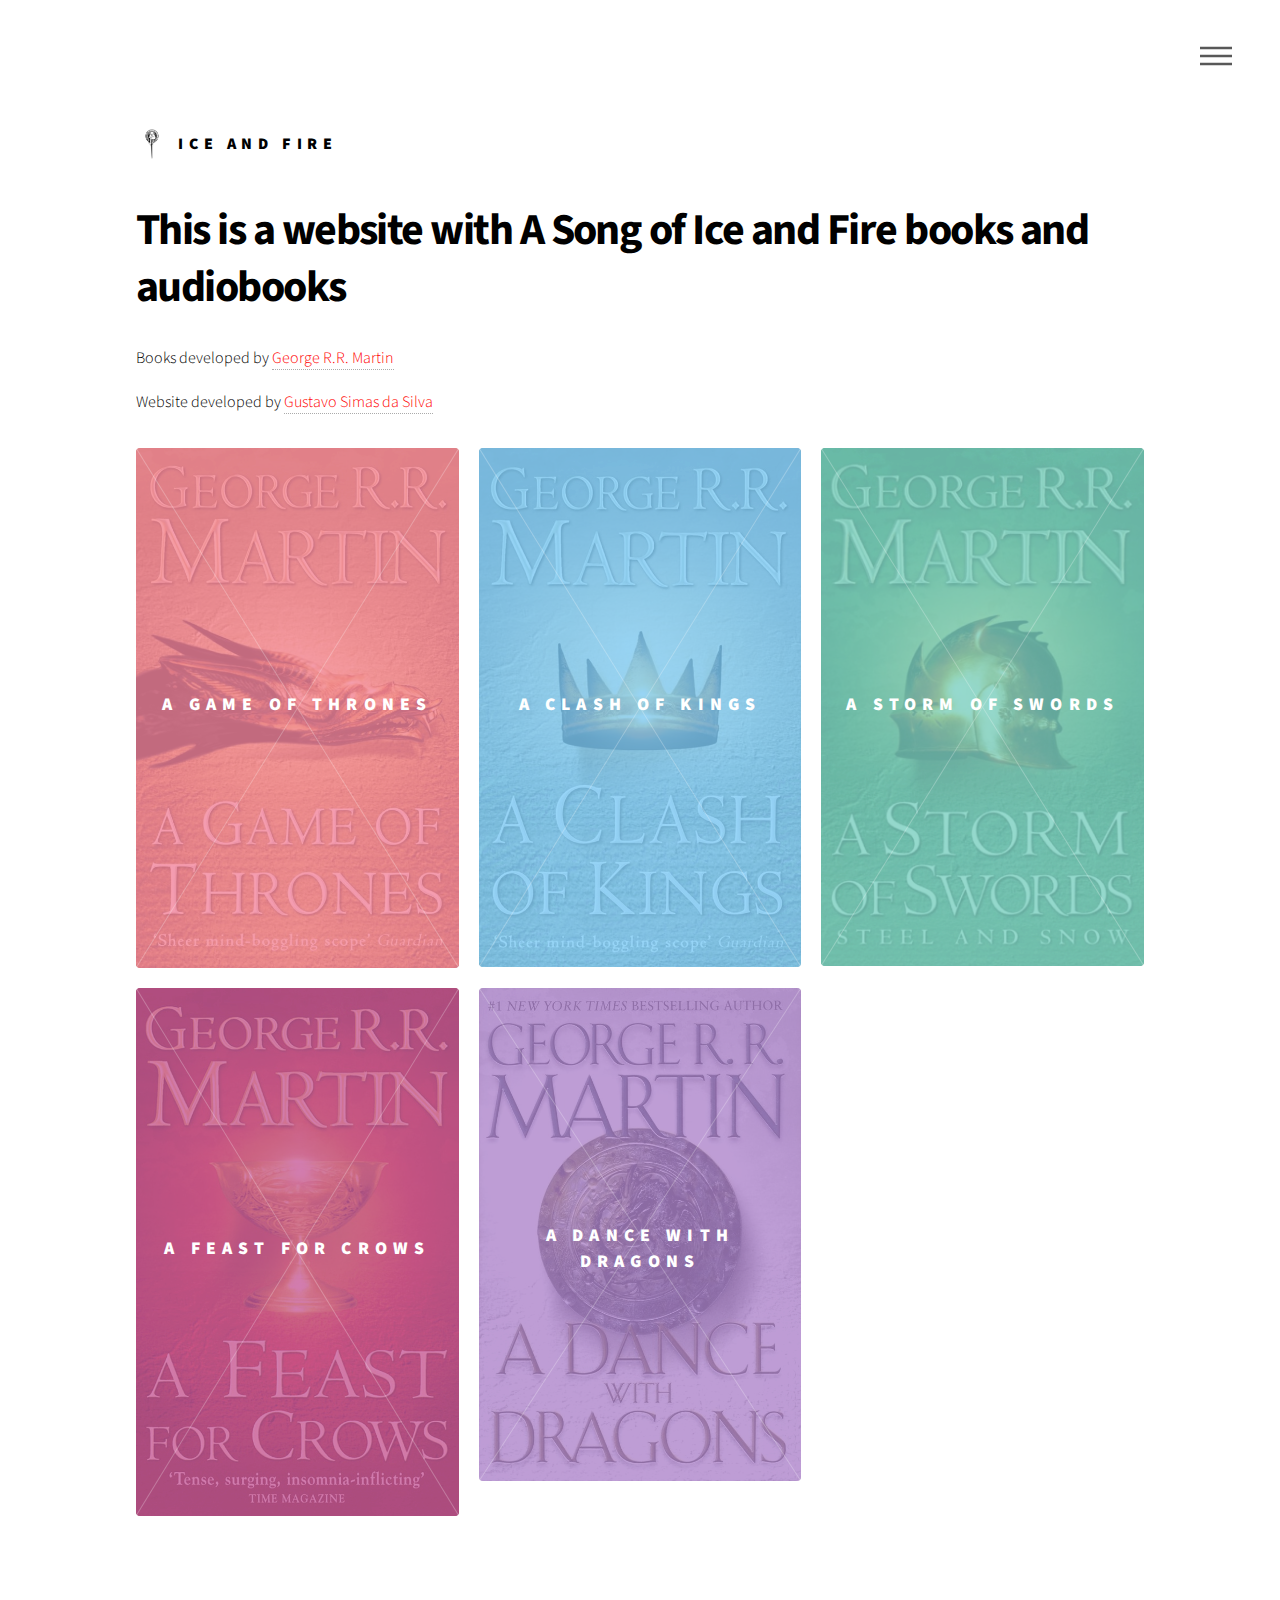
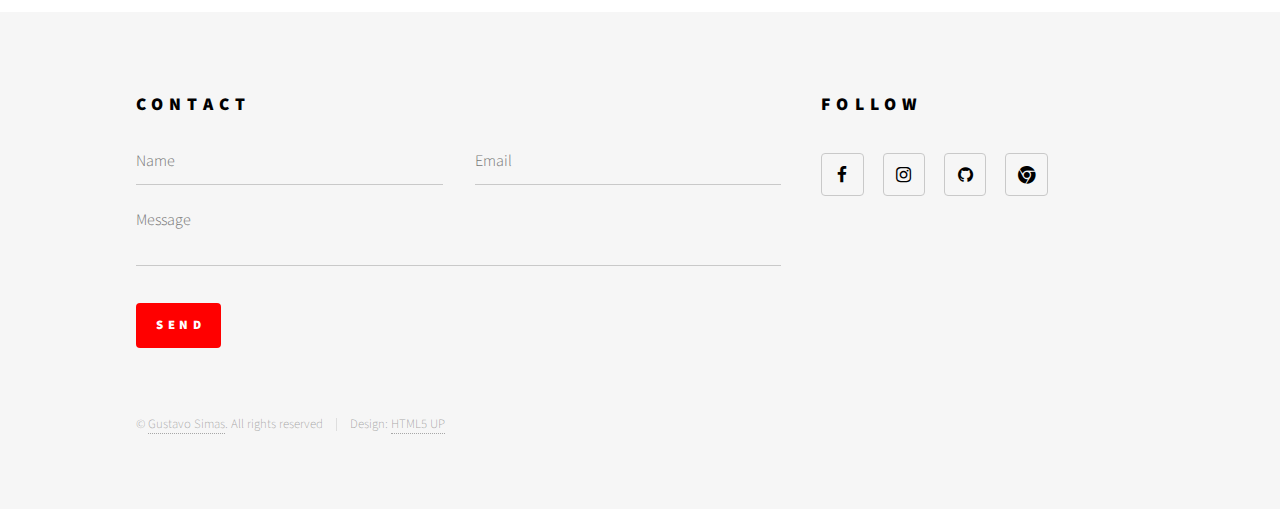
<file: index.html>
<!DOCTYPE HTML>
<!--
	Phantom by HTML5 UP
	html5up.net | @ajlkn
	Free for personal and commercial use under the CCA 3.0 license (html5up.net/license)
-->
<html>
<head>
	<title>Ice And Fire</title>

	<link rel="shortcut icon" href="images/favicon.ico">

	<meta property="og:image" content="images/onering.png" />
	<meta charset="utf-8" />
	<meta name="viewport" content="width=device-width, initial-scale=1" />
	<!--[if lte IE 8]><script src="assets/js/ie/html5shiv.js"></script><![endif]-->
	<link rel="stylesheet" href="assets/css/main.css" />
	<!--[if lte IE 9]><link rel="stylesheet" href="assets/css/ie9.css" /><![endif]-->
	<!--[if lte IE 8]><link rel="stylesheet" href="assets/css/ie8.css" /><![endif]-->
</head>
<body>
	<!-- Wrapper -->
	<div id="wrapper">

		<!-- Header -->
		<header id="header">
			<div class="inner">

				<!-- Logo -->
				<a href="index.html" class="logo">
					<span class="symbol"><img src="images/hand.png" alt="" /></span><span class="title">Ice and Fire</span>
				</a>

				<!-- Nav -->
				<nav>
					<ul>
						<li><a href="#menu">Menu</a></li>
					</ul>
				</nav>

			</div>
		</header>

		<!-- Menu -->
		<nav id="menu">
			<h2>Menu</h2>
			<ul>
				<li><a href="index.html">Home</a></li>
				<li><a href="info.html">Info</a></li>
			</ul>
		</nav>

		<!-- Main -->
		<div id="main">
			<div class="inner">
				<header>
					<h1>This is a website with A Song of Ice and Fire books and audiobooks</h1>
						<p>Books developed by <a href="http://www.georgerrmartin.com/" target="_blank">George R.R. Martin</a></p>
						<p>Website developed by <a href="http://gsimas.github.io" target="_blank">Gustavo Simas da Silva</a></p>
					</header>

					<section class="tiles">


						<article class="style1">
							<span class="image">
								<img src="A Game Of Thrones/thronescover.jpg" alt="" />
							</span>
							<a href="A Game Of Thrones/thrones.html">
								<h2>A Game Of Thrones</h2>
								<div class="content">
									<p>Book 1</p>
								</div>
							</a>
						</article>

						<article class="style2">
							<span class="image">
								<img src="A Clash Of Kings/kingscover.jpg" alt="" />
							</span>
							<a href="A Clash Of Kings/kings.html">
								<h2>A Clash Of Kings</h2>
								<div class="content">
									<p>Book 2</p>
								</div>
							</a>
						</article>

						<article class="style3">
							<span class="image">
								<img src="A Storm Of Swords/swordscover.jpg" alt="" />
							</span>
							<a href="A Storm Of Swords/swords.html">
								<h2>A Storm Of Swords</h2>
								<div class="content">
									<p>Book 3</p>
								</div>
							</a>
						</article>

						<article class="style4">
							<span class="image">
								<img src="A Feast For Crows/crowscover.jpg" alt="" />
							</span>
							<a href="A Feast For Crows/crows.html">
								<h2>A Feast For Crows</h2>
								<div class="content">
									<p>Book 4</p>
								</div>
							</a>
						</article>

						<article class="style5">
							<span class="image">
								<img src="A Dance With Dragons/dragonscover.jpg" alt="" />
							</span>
							<a href="A Dance With Dragons/dragons.html">
								<h2>A Dance With Dragons</h2>
								<div class="content">
									<p>Book 5</p>
								</div>
							</a>
						</article>


					</section>
				</div>
			</div>

			<!-- Footer -->
			<footer id="footer">
				<div class="inner">

					<section>
						<h2>Contact</h2>
						<form action="https://formspree.io/gustavosimassilva@gmail.com" method="POST">
							<div class="field half first">
								<input type="text" name="Name" id="name" placeholder="Name" />
							</div>
							<div class="field half">
								<input type="email" name="Email" id="email" name="_replyto" placeholder="Email" />
							</div>
							<div class="field">
								<textarea name="Message" id="message" placeholder="Message"></textarea>
							</div>
							<ul class="actions">
								<li><input type="submit" value="Send" class="special" /></li>
							</ul>
						</form>
					</section>

					<section>
						<h2>Follow</h2>
						<ul class="icons">
							<li><a href="https://facebook.com/simasgs" target="_blank" class="icon style2 fa-facebook"><span class="label">Facebook</span></a></li>
							<li><a href="https:/instagram.com/tudoemsimas" target="_blank" class="icon style2 fa-instagram"><span class="label">Instagram</span></a></li>
							<li><a href="https://github.com/GSimas" target="_blank" class="icon style2 fa-github"><span class="label">GitHub</span></a></li>
							<li><a href="http://gsimas.github.io" target="_blank" class="icon style2 fa-chrome"><span class="label">Phone</span></a></li>
						</ul>
					</section>
					<ul class="copyright">
						<li>&copy; <a target="_blank" href="http://gsimas.github.io">Gustavo Simas</a>. All rights reserved</li><li>Design: <a href="http://html5up.net">HTML5 UP</a></li>
					</ul>
				</div>
			</footer>

		</div>

		<!-- Scripts -->
		<script src="assets/js/jquery.min.js"></script>
		<script src="assets/js/skel.min.js"></script>
		<script src="assets/js/util.js"></script>
		<!--[if lte IE 8]><script src="assets/js/ie/respond.min.js"></script><![endif]-->
		<script src="assets/js/main.js"></script>

	</body>
	</html>
</file>
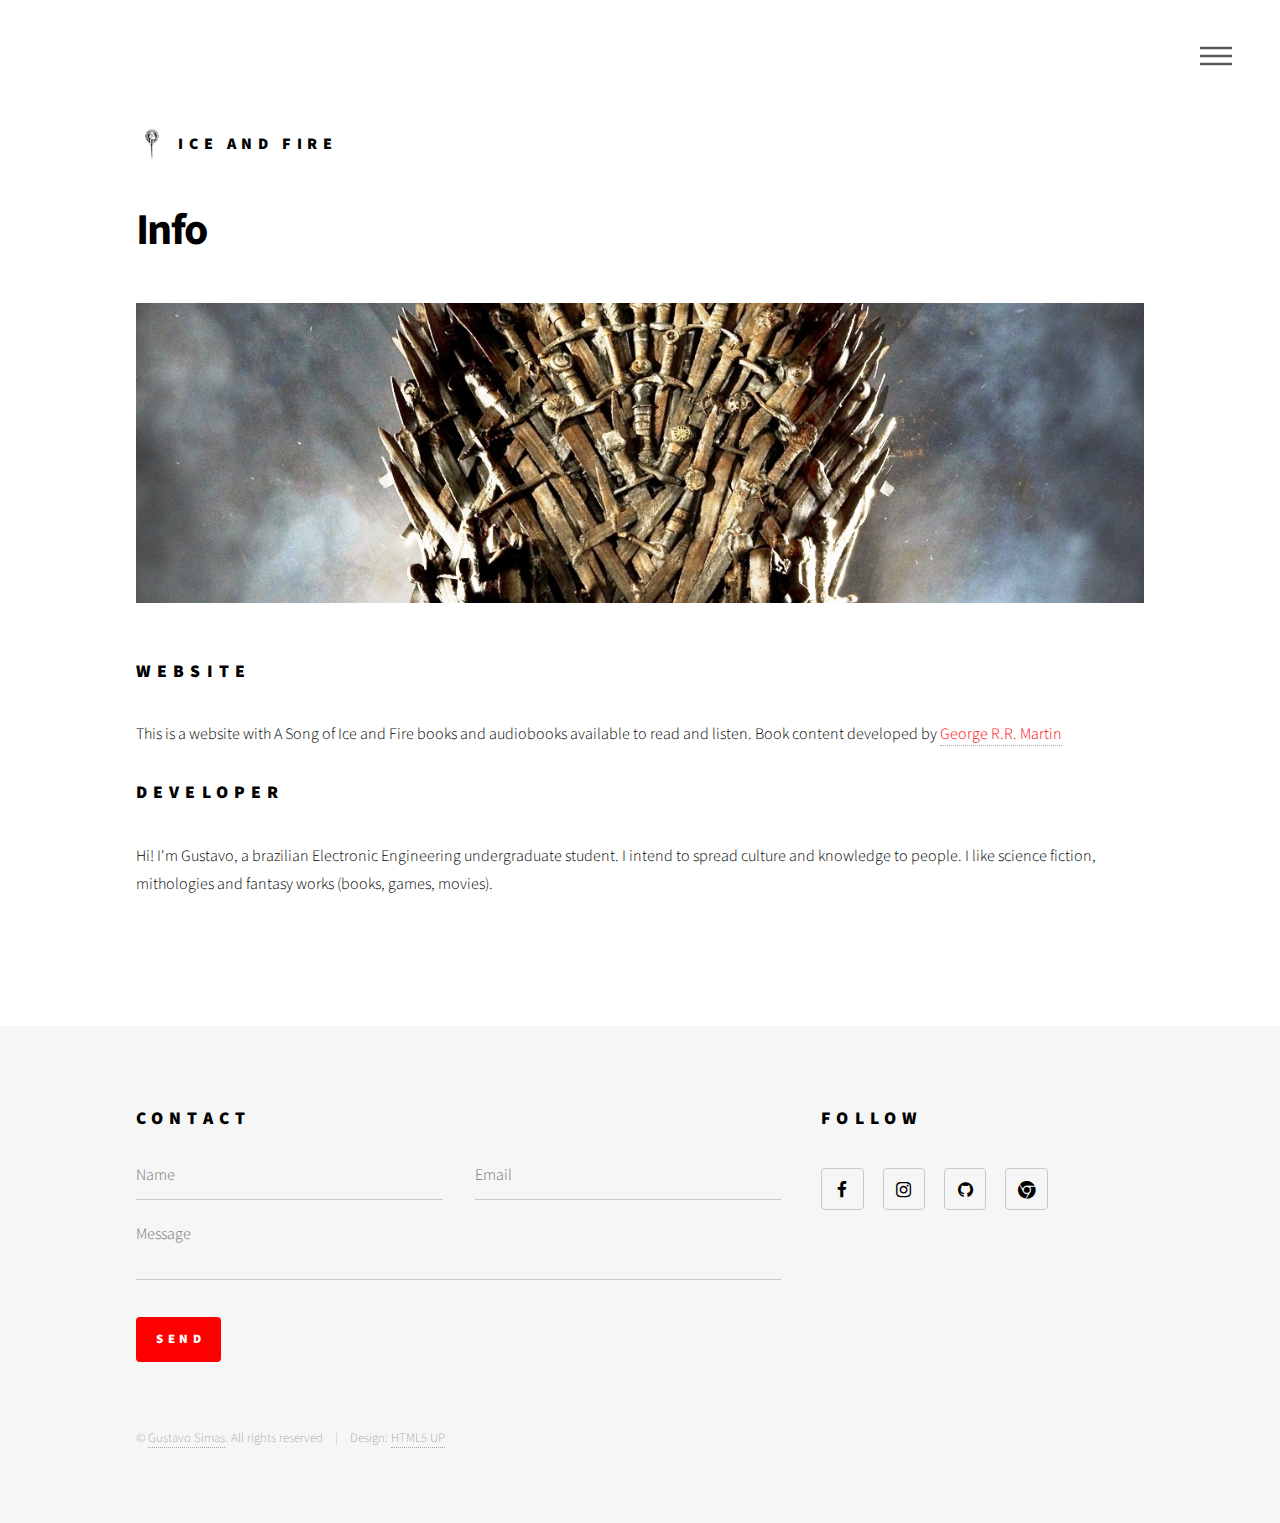
<file: info.html>
<!DOCTYPE HTML>
<!--
	Phantom by HTML5 UP
	html5up.net | @ajlkn
	Free for personal and commercial use under the CCA 3.0 license (html5up.net/license)
-->
<html>
<head>
	<title>Ice and Fire</title>

	<link rel="shortcut icon" href="images/favicon.ico">


	<meta charset="utf-8" />
	<meta name="viewport" content="width=device-width, initial-scale=1" />
	<!--[if lte IE 8]><script src="assets/js/ie/html5shiv.js"></script><![endif]-->
	<link rel="stylesheet" href="assets/css/main.css" />
	<!--[if lte IE 9]><link rel="stylesheet" href="assets/css/ie9.css" /><![endif]-->
	<!--[if lte IE 8]><link rel="stylesheet" href="assets/css/ie8.css" /><![endif]-->


</head>
<body>
	<!-- Wrapper -->
	<div id="wrapper">

		<!-- Header -->
		<header id="header">
			<div class="inner">

				<!-- Logo -->
				<a href="index.html" class="logo">
					<span class="symbol"><img src="images/hand.png" alt="" /></span><span class="title">Ice and Fire</span>
				</a>

				<!-- Nav -->
				<nav>
					<ul>
						<li><a href="#menu">Menu</a></li>
					</ul>
				</nav>

			</div>
		</header>

		<!-- Menu -->
		<nav id="menu">
			<h2>Menu</h2>
			<ul>
				<li><a href="index.html">Home</a></li>
				<li><a href="info.html">Info</a></li>
			</ul>
		</nav>

		<!-- Main -->
		<div id="main">
			<div class="inner">
				<h1>Info</h1>

				<style>
				.parallax { 
					/* The image used */
					background-image: url("images/throne.jpg");

					/* Set a specific height */
					height: 300px; 

					/* Create the parallax scrolling effect */
					background-attachment: fixed;
					background-position: center;
					background-repeat: no-repeat;
					background-size: cover;
				}
			</style>

			<!-- Container element -->
			<div class="parallax"></div>
			<br><br>

			<h2>Website</h2>
			<p>This is a website with A Song of Ice and Fire books and audiobooks available to read and listen. Book content developed by <a target="_blank" href="http://www.georgerrmartin.com/">George R.R. Martin</a></p>

			<h2>Developer</h2>
			<p>Hi! I'm Gustavo, a brazilian Electronic Engineering undergraduate student. I intend to spread culture and knowledge to people. I like science fiction, mithologies and fantasy works (books, games, movies).</p>

		</div>
	</div>

	<!-- Footer -->
	<footer id="footer">
		<div class="inner">
			<section>
				<h2>Contact</h2>
				<form action="https://formspree.io/gustavosimassilva@gmail.com" method="POST">
					<div class="field half first">
						<input type="text" name="Name" id="name" placeholder="Name" />
					</div>
					<div class="field half">
						<input type="email" name="Email" id="email" name="_replyto" placeholder="Email" />
					</div>
					<div class="field">
						<textarea name="Message" id="message" placeholder="Message"></textarea>
					</div>
					<ul class="actions">
						<li><input type="submit" value="Send" class="special" /></li>
					</ul>
				</form>
			</section>
			<section>
				<h2>Follow</h2>
				<ul class="icons">
					<li><a href="http://facebook.com/simasgs" target="_blank" class="icon style2 fa-facebook"><span class="label">Facebook</span></a></li>
					<li><a href="https:/instagram.com/tudoemsimas" target="_blank" class="icon style2 fa-instagram"><span class="label">Instagram</span></a></li>
					<li><a href="https://github.com/GSimas" target="_blank" class="icon style2 fa-github"><span class="label">GitHub</span></a></li>
					<li><a href="http://www.gsimas.github.io/" target="_blank" class="icon style2 fa-chrome"><span class="label">Phone</span></a></li>
				</ul>
			</section>
			<ul class="copyright">
				<li>&copy; <a target="_blank" href="http://gsimas.github.io">Gustavo Simas</a>. All rights reserved</li><li>Design: <a href="http://html5up.net">HTML5 UP</a></li>
			</ul>
		</div>
	</footer>

</div>

<!-- Scripts -->
<script src="assets/js/jquery.min.js"></script>
<script src="assets/js/skel.min.js"></script>
<script src="assets/js/util.js"></script>
<!--[if lte IE 8]><script src="assets/js/ie/respond.min.js"></script><![endif]-->
<script src="assets/js/main.js"></script>

</body>
</html>
</file>
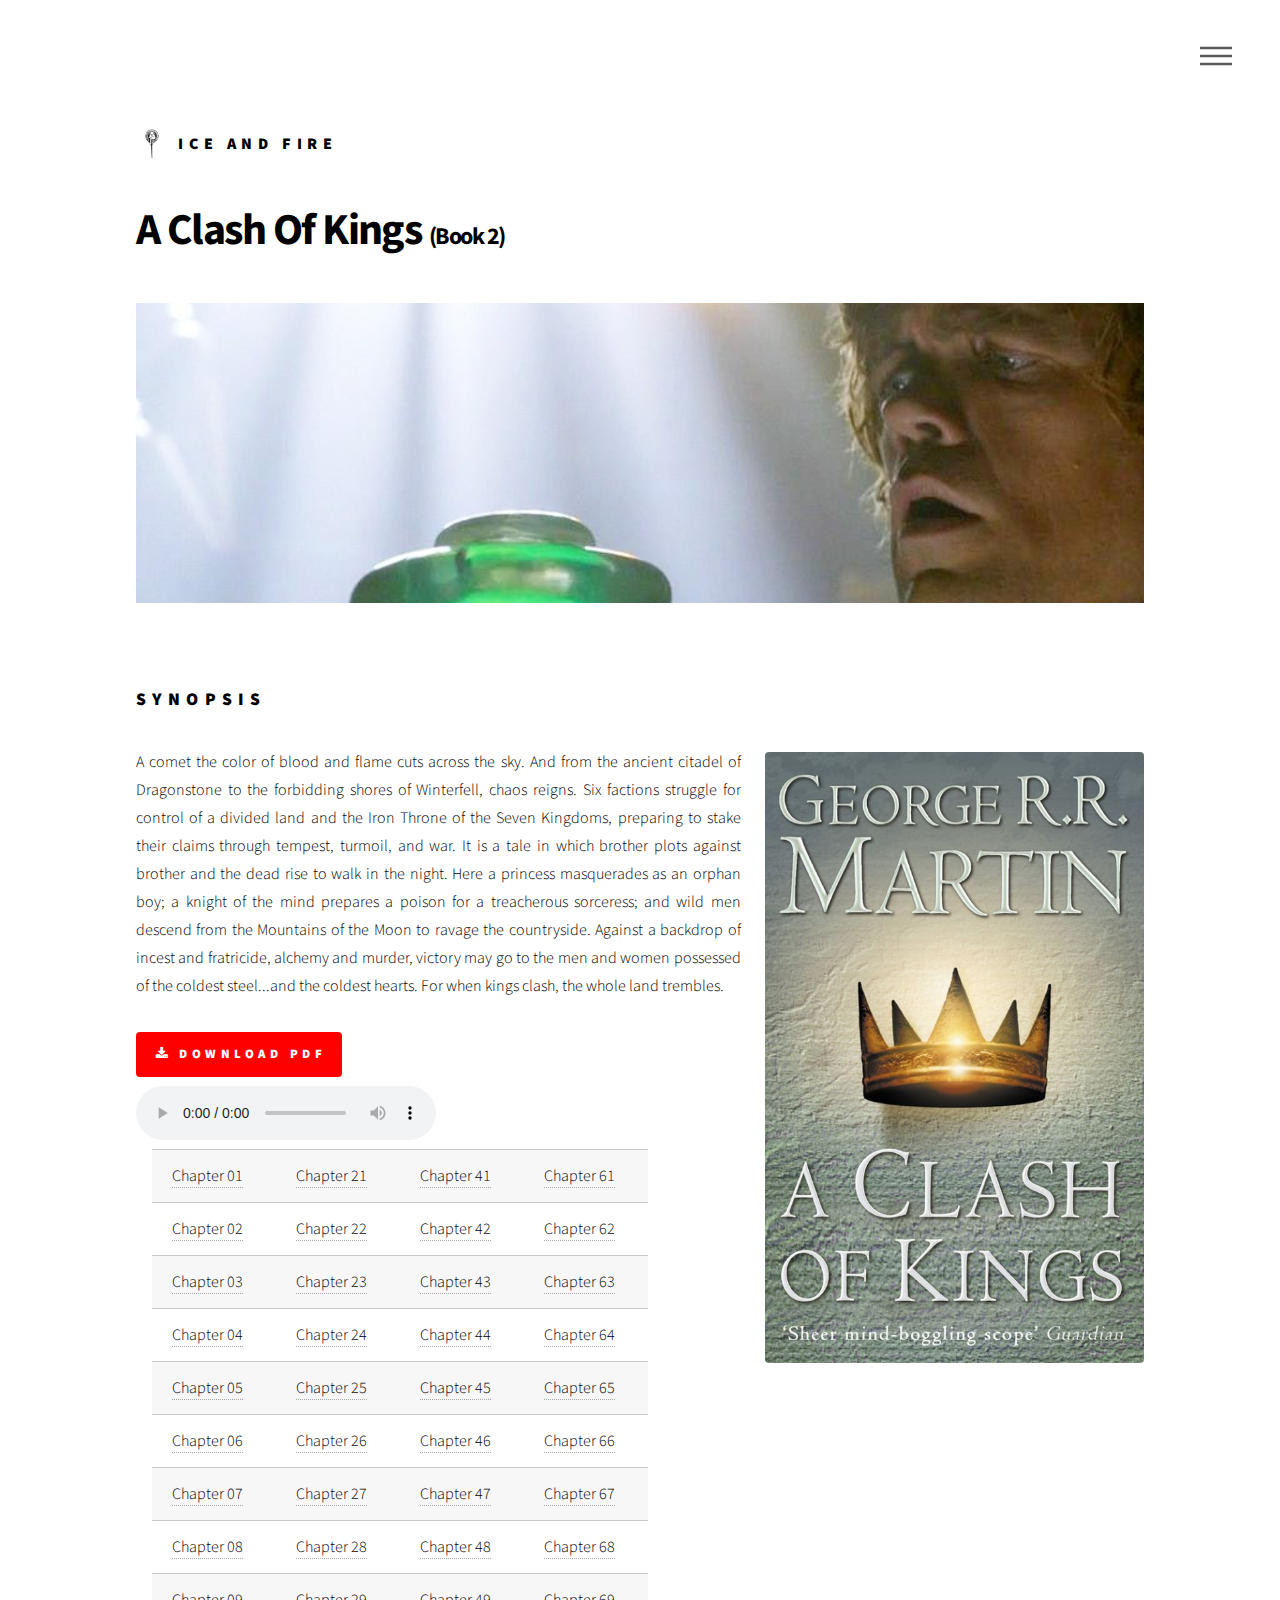
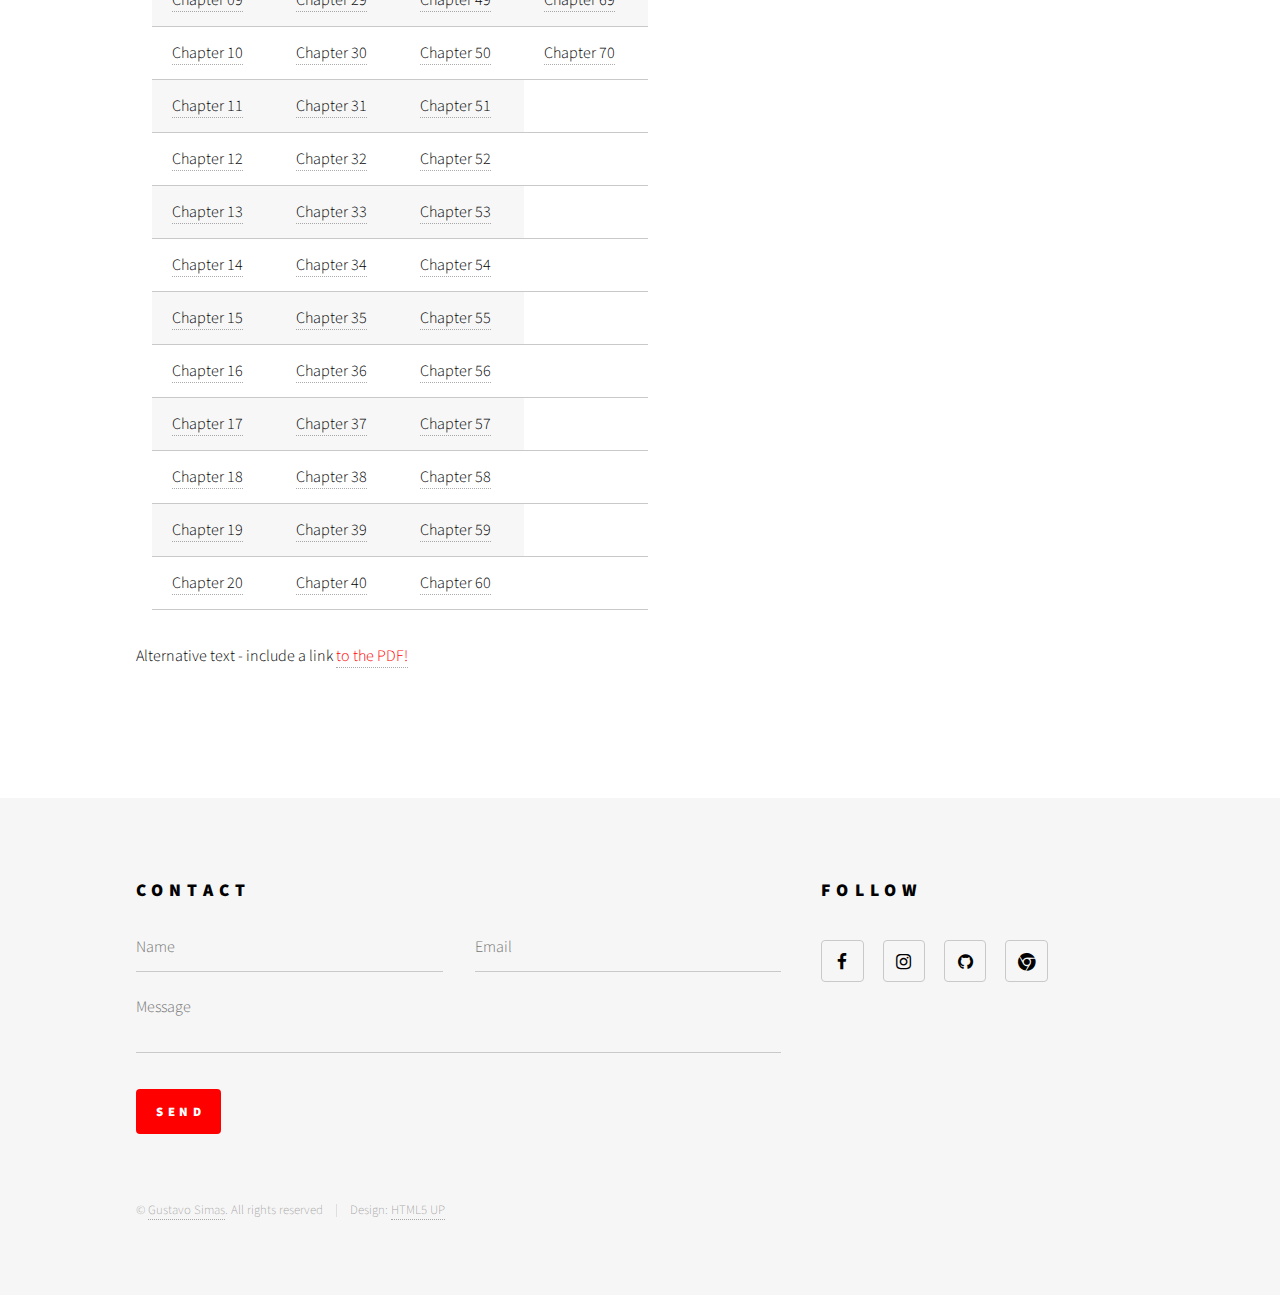
<file: A Clash Of Kings/kings.html>
<!DOCTYPE HTML>
<!--
	Phantom by HTML5 UP
	html5up.net | @ajlkn
	Free for personal and commercial use under the CCA 3.0 license (html5up.net/license)
-->
<html>
<head>
	<title>Ice and Fire</title>

	<link rel="shortcut icon" href="../images/favicon.ico">


	<meta charset="utf-8" />
	<meta name="viewport" content="width=device-width, initial-scale=1" />
	<!--[if lte IE 8]><script src="assets/js/ie/html5shiv.js"></script><![endif]-->
	<link rel="stylesheet" href="../assets/css/main.css" />
	<!--[if lte IE 9]><link rel="stylesheet" href="assets/css/ie9.css" /><![endif]-->
	<!--[if lte IE 8]><link rel="stylesheet" href="assets/css/ie8.css" /><![endif]-->

	<style>
	#playlist{
		list-style: none;
	}
	#playlist li a{
		color:black;
		text-decoration: none;
	}
	#playlist .current-song a{
		color:blue;
	}
</style>


</head>
<body>
	<!-- Wrapper -->
	<div id="wrapper">

		<!-- Header -->
		<header id="header">
			<div class="inner">

				<!-- Logo -->
				<a href="../index.html" class="logo">
					<span class="symbol"><img src="../images/hand.png" alt="" /></span><span class="title">Ice and Fire</span>
				</a>

				<!-- Nav -->
				<nav>
					<ul>
						<li><a href="#menu">Menu</a></li>
					</ul>
				</nav>

			</div>
		</header>

		<!-- Menu -->
		<nav id="menu">
			<h2>Menu</h2>
			<ul>
				<li><a href="../index.html">Home</a></li>
				<li><a href="../info.html">Info</a></li>
			</ul>
		</nav>

		<!-- Main -->
		<div id="main">
			<div class="inner">
				<h1>A Clash Of Kings <font size="5px">(Book 2)</font></h1>

				<style>
				.parallax { 
					/* The image used */
					background-image: url("kingsphoto.jpg");

					/* Set a specific height */
					height: 300px; 

					/* Create the parallax scrolling effect */
					background-attachment: fixed;
					background-position: center;
					background-repeat: no-repeat;
					background-size: cover;
				}
			</style>

			<!-- Container element -->
			<div class="parallax"></div>
			<br><br><br>

				<h2>Synopsis</h2>
				<p align="justify"><span class="image right"><a href="A Clash Of Kings.pdf" target="_blank"><img src="kingscover.jpg" alt="" /></a></span>A comet the color of blood and flame cuts across the sky. And from the ancient citadel of Dragonstone to the forbidding shores of Winterfell, chaos reigns. Six factions struggle for control of a divided land and the Iron Throne of the Seven Kingdoms, preparing to stake their claims through tempest, turmoil, and war. It is a tale in which brother plots against brother and the dead rise to walk in the night. Here a princess masquerades as an orphan boy; a knight of the mind prepares a poison for a treacherous sorceress; and wild men descend from the Mountains of the Moon to ravage the countryside. Against a backdrop of incest and fratricide, alchemy and murder, victory may go to the men and women possessed of the coldest steel...and the coldest hearts. For when kings clash, the whole land trembles.</p>


				<a href="A Clash Of Kings.pdf" target="_blank" class="button special icon fa-download">Download PDF</a>
				<br>
				<audio autostart="0" autoplay="false" type="audio/mpeg" src="" controls id="audioPlayer">
					Sorry, your browser doesn't support html5!
				</audio>
				<ul id="playlist">
					<li class="current-song"><a href=""></a></li>
					<table style="width:50%">
						<tr>
							<td><li><a href="A Clash of Kings- 01.mp3">Chapter 01</a></td>
							<td><li><a href="A Clash of Kings- 21.mp3">Chapter 21</a></li></td>
							<td><li><a href="A Clash of Kings- 41.mp3">Chapter 41</a></li></td>
							<td><li><a href="A Clash of Kings- 61.mp3">Chapter 61</a></li></td>
						</tr>
						<tr>
							<td><li><a href="A Clash of Kings- 02.mp3">Chapter 02</a></td>
							<td><li><a href="A Clash of Kings- 22.mp3">Chapter 22</a></li></td>
							<td><li><a href="A Clash of Kings- 42.mp3">Chapter 42</a></li></td>
							<td><li><a href="A Clash of Kings- 62.mp3">Chapter 62</a></li></td>
						</tr>
						<tr>
							<td><li><a href="A Clash of Kings- 03.mp3">Chapter 03</a></td>
							<td><li><a href="A Clash of Kings- 23.mp3">Chapter 23</a></li></td>
							<td><li><a href="A Clash of Kings- 43.mp3">Chapter 43</a></li></td>
							<td><li><a href="A Clash of Kings- 63.mp3">Chapter 63</a></li></td>
						</tr>
						<tr>
							<td><li><a href="A Clash of Kings- 04.mp3">Chapter 04</a></td>
							<td><li><a href="A Clash of Kings- 24.mp3">Chapter 24</a></li></td>
							<td><li><a href="A Clash of Kings- 44.mp3">Chapter 44</a></li></td>
							<td><li><a href="A Clash of Kings- 64.mp3">Chapter 64</a></li></td>
						</tr>
						<tr>
							<td><li><a href="A Clash of Kings- 05.mp3">Chapter 05</a></td>
							<td><li><a href="A Clash of Kings- 25.mp3">Chapter 25</a></li></td>
							<td><li><a href="A Clash of Kings- 45.mp3">Chapter 45</a></li></td>
							<td><li><a href="A Clash of Kings- 65.mp3">Chapter 65</a></li></td>
						</tr>
						<tr>
							<td><li><a href="A Clash of Kings- 06.mp3">Chapter 06</a></td>
							<td><li><a href="A Clash of Kings- 26.mp3">Chapter 26</a></li></td>
							<td><li><a href="A Clash of Kings- 46.mp3">Chapter 46</a></li></td>
							<td><li><a href="A Clash of Kings- 66.mp3">Chapter 66</a></li></td>
						</tr>
						<tr>
							<td><li><a href="A Clash of Kings- 07.mp3">Chapter 07</a></td>
							<td><li><a href="A Clash of Kings- 27.mp3">Chapter 27</a></li></td>
							<td><li><a href="A Clash of Kings- 47.mp3">Chapter 47</a></li></td>
							<td><li><a href="A Clash of Kings- 67.mp3">Chapter 67</a></li></td>
						</tr>
						<tr>
							<td><li><a href="A Clash of Kings- 08.mp3">Chapter 08</a></td>
							<td><li><a href="A Clash of Kings- 28.mp3">Chapter 28</a></li></td>
							<td><li><a href="A Clash of Kings- 48.mp3">Chapter 48</a></li></td>
							<td><li><a href="A Clash of Kings- 68.mp3">Chapter 68</a></li></td>
						</tr>
						<tr>
							<td><li><a href="A Clash of Kings- 09.mp3">Chapter 09</a></td>
							<td><li><a href="A Clash of Kings- 29.mp3">Chapter 29</a></li></td>
							<td><li><a href="A Clash of Kings- 49.mp3">Chapter 49</a></li></td>
							<td><li><a href="A Clash of Kings- 69.mp3">Chapter 69</a></li></td>
						</tr>
						<tr>
							<td><li><a href="A Clash of Kings- 10.mp3">Chapter 10</a></td>
							<td><li><a href="A Clash of Kings- 30.mp3">Chapter 30</a></li></td>
							<td><li><a href="A Clash of Kings- 50.mp3">Chapter 50</a></li></td>
							<td><li><a href="A Clash of Kings- 70.mp3">Chapter 70</a></li></td>
						</tr>
						<tr>
							<td><li><a href="A Clash of Kings- 11.mp3">Chapter 11</a></td>
							<td><li><a href="A Clash of Kings- 31.mp3">Chapter 31</a></li></td>
							<td><li><a href="A Clash of Kings- 51.mp3">Chapter 51</a></li></td>
						</tr>
						<tr>
							<td><li><a href="A Clash of Kings- 12.mp3">Chapter 12</a></td>
							<td><li><a href="A Clash of Kings- 32.mp3">Chapter 32</a></li></td>
							<td><li><a href="A Clash of Kings- 52.mp3">Chapter 52</a></li></td>
						</tr>
						<tr>
							<td><li><a href="A Clash of Kings- 13.mp3">Chapter 13</a></td>
							<td><li><a href="A Clash of Kings- 33.mp3">Chapter 33</a></li></td>
							<td><li><a href="A Clash of Kings- 53.mp3">Chapter 53</a></li></td>
						</tr>
						<tr>
							<td><li><a href="A Clash of Kings- 14.mp3">Chapter 14</a></td>
							<td><li><a href="A Clash of Kings- 34.mp3">Chapter 34</a></li></td>
							<td><li><a href="A Clash of Kings- 54.mp3">Chapter 54</a></li></td>
						</tr>
						<tr>
							<td><li><a href="A Clash of Kings- 15.mp3">Chapter 15</a></td>
							<td><li><a href="A Clash of Kings- 35.mp3">Chapter 35</a></li></td>
							<td><li><a href="A Clash of Kings- 55.mp3">Chapter 55</a></li></td>
						</tr>
						<tr>
							<td><li><a href="A Clash of Kings- 16.mp3">Chapter 16</a></td>
							<td><li><a href="A Clash of Kings- 36.mp3">Chapter 36</a></li></td>
							<td><li><a href="A Clash of Kings- 56.mp3">Chapter 56</a></li></td>
						</tr>
						<tr>
							<td><li><a href="A Clash of Kings- 17.mp3">Chapter 17</a></td>
							<td><li><a href="A Clash of Kings- 37.mp3">Chapter 37</a></li></td>
							<td><li><a href="A Clash of Kings- 57.mp3">Chapter 57</a></li></td>
						</tr>
						<tr>
							<td><li><a href="A Clash of Kings- 18.mp3">Chapter 18</a></td>
							<td><li><a href="A Clash of Kings- 38.mp3">Chapter 38</a></li></td>
							<td><li><a href="A Clash of Kings- 58.mp3">Chapter 58</a></li></td>
						</tr>
						<tr>
							<td><li><a href="A Clash of Kings- 19.mp3">Chapter 19</a></td>
							<td><li><a href="A Clash of Kings- 39.mp3">Chapter 39</a></li></td>
							<td><li><a href="A Clash of Kings- 59.mp3">Chapter 59</a></li></td>
						</tr>
						<tr>
							<td><li><a href="A Clash of Kings- 20.mp3">Chapter 20</a></td>
							<td><li><a href="A Clash of Kings- 40.mp3">Chapter 40</a></li></td>
							<td><li><a href="A Clash of Kings- 60.mp3">Chapter 60</a></li></td>
						</tr>
					
					</table>
				</ul>
				<script src="https://code.jquery.com/jquery-2.2.0.js"></script>
				<script src="../assets/audioPlayer.js"></script>
				<script>
				        // loads the audio player
				        audioPlayer();
				    </script>

				    <object data="A Clash Of Kings.pdf" type="application/pdf" width="100%" height="900px">
				    	<p>Alternative text - include a link <a href="A Clash Of Kings.pdf">to the PDF!</a></p>
				    </object>

				</div>
			</div>

			<!-- Footer -->
			<footer id="footer">
				<div class="inner">
					<section>
						<h2>Contact</h2>
						<form action="https://formspree.io/gustavosimassilva@gmail.com" method="POST">
							<div class="field half first">
								<input type="text" name="Name" id="name" placeholder="Name" />
							</div>
							<div class="field half">
								<input type="email" name="Email" id="email" name="_replyto" placeholder="Email" />
							</div>
							<div class="field">
								<textarea name="Message" id="message" placeholder="Message"></textarea>
							</div>
							<ul class="actions">
								<li><input type="submit" value="Send" class="special" /></li>
							</ul>
						</form>
					</section>
					<section>
						<h2>Follow</h2>
						<ul class="icons">
							<li><a href="http://facebook.com/simasgs" target="_blank" class="icon style2 fa-facebook"><span class="label">Facebook</span></a></li>
							<li><a href="https:/instagram.com/tudoemsimas" target="_blank" class="icon style2 fa-instagram"><span class="label">Instagram</span></a></li>
							<li><a href="https://github.com/GSimas" target="_blank" class="icon style2 fa-github"><span class="label">GitHub</span></a></li>
							<li><a href="http://www.gsimas.github.io/" target="_blank" class="icon style2 fa-chrome"><span class="label">Phone</span></a></li>
						</ul>
					</section>
					<ul class="copyright">
						<li>&copy; <a target="_blank" href="http://gsimas.github.io">Gustavo Simas</a>. All rights reserved</li><li>Design: <a href="http://html5up.net">HTML5 UP</a></li>
					</ul>
				</div>
			</footer>

		</div>

		<!-- Scripts -->
		<script src="../assets/js/jquery.min.js"></script>
		<script src="../assets/js/skel.min.js"></script>
		<script src="../assets/js/util.js"></script>
		<!--[if lte IE 8]><script src="assets/js/ie/respond.min.js"></script><![endif]-->
		<script src="../assets/js/main.js"></script>

	</body>
	</html>
</file>
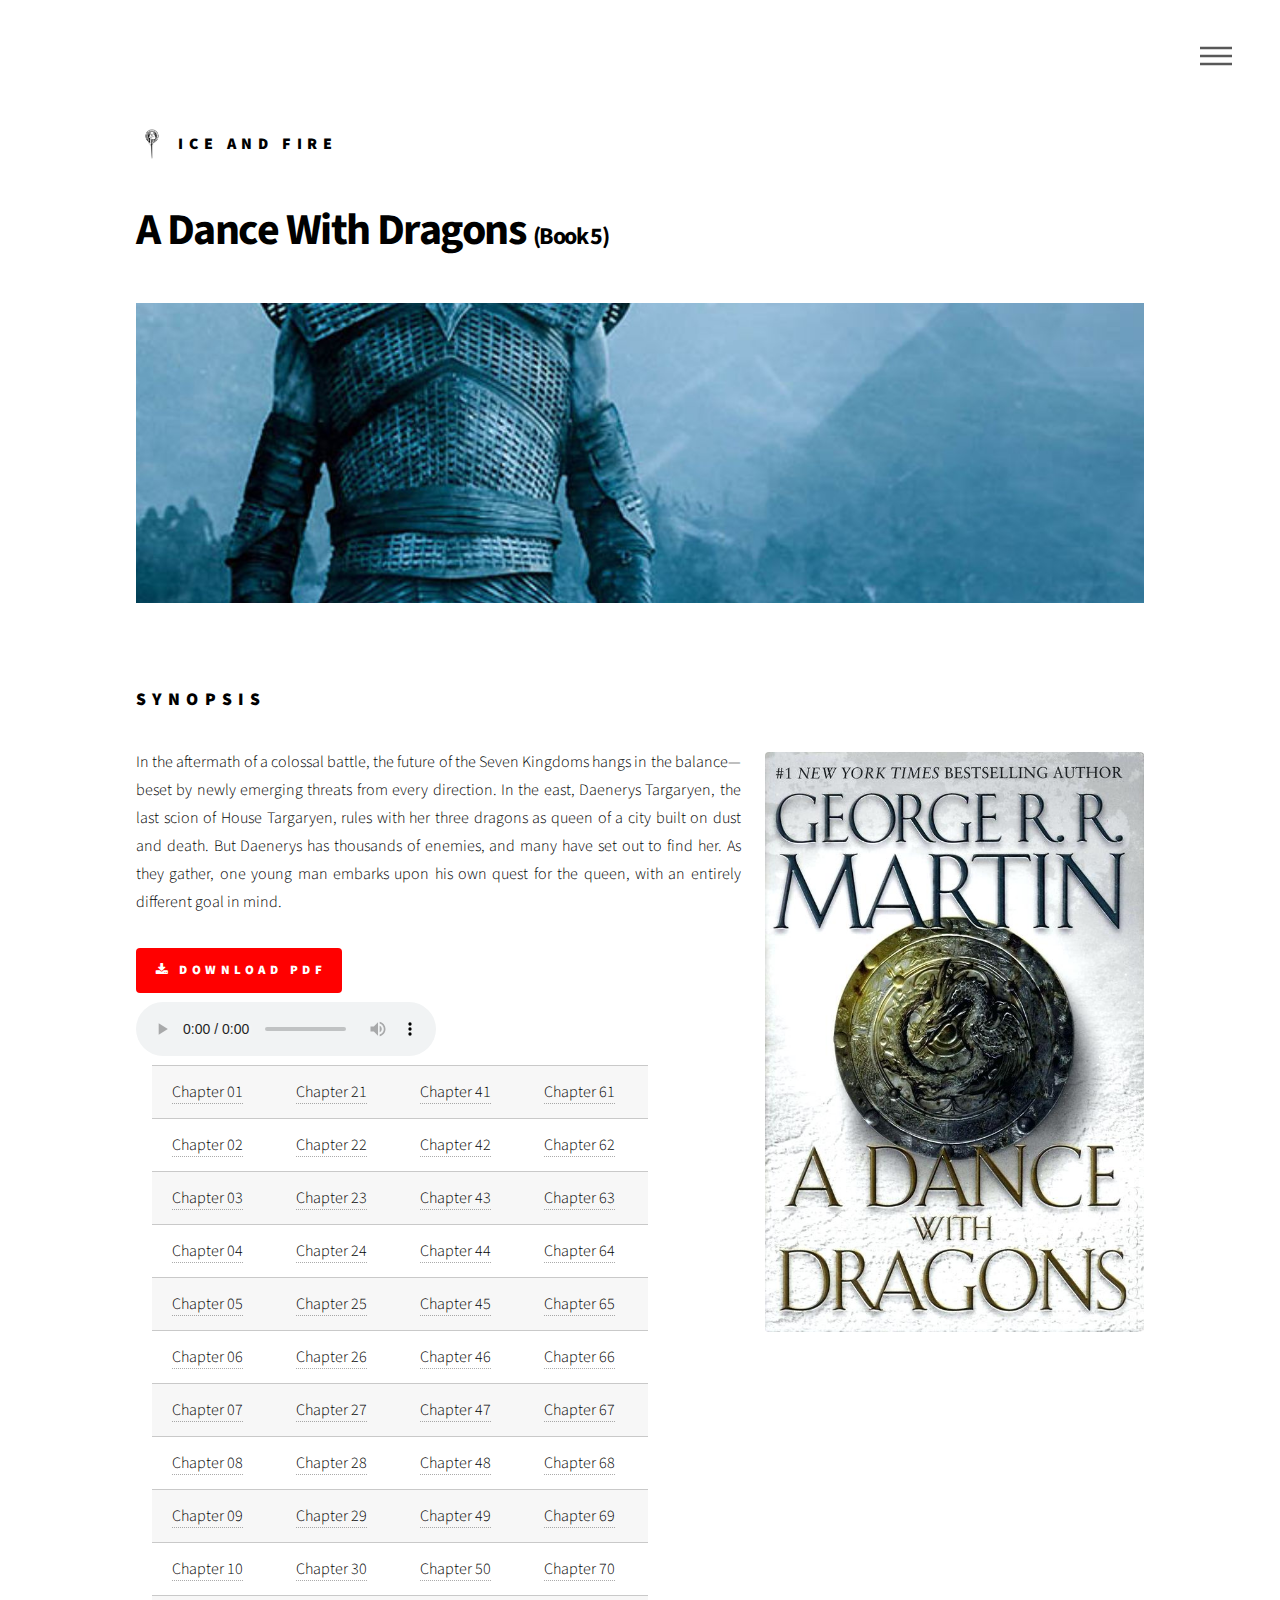
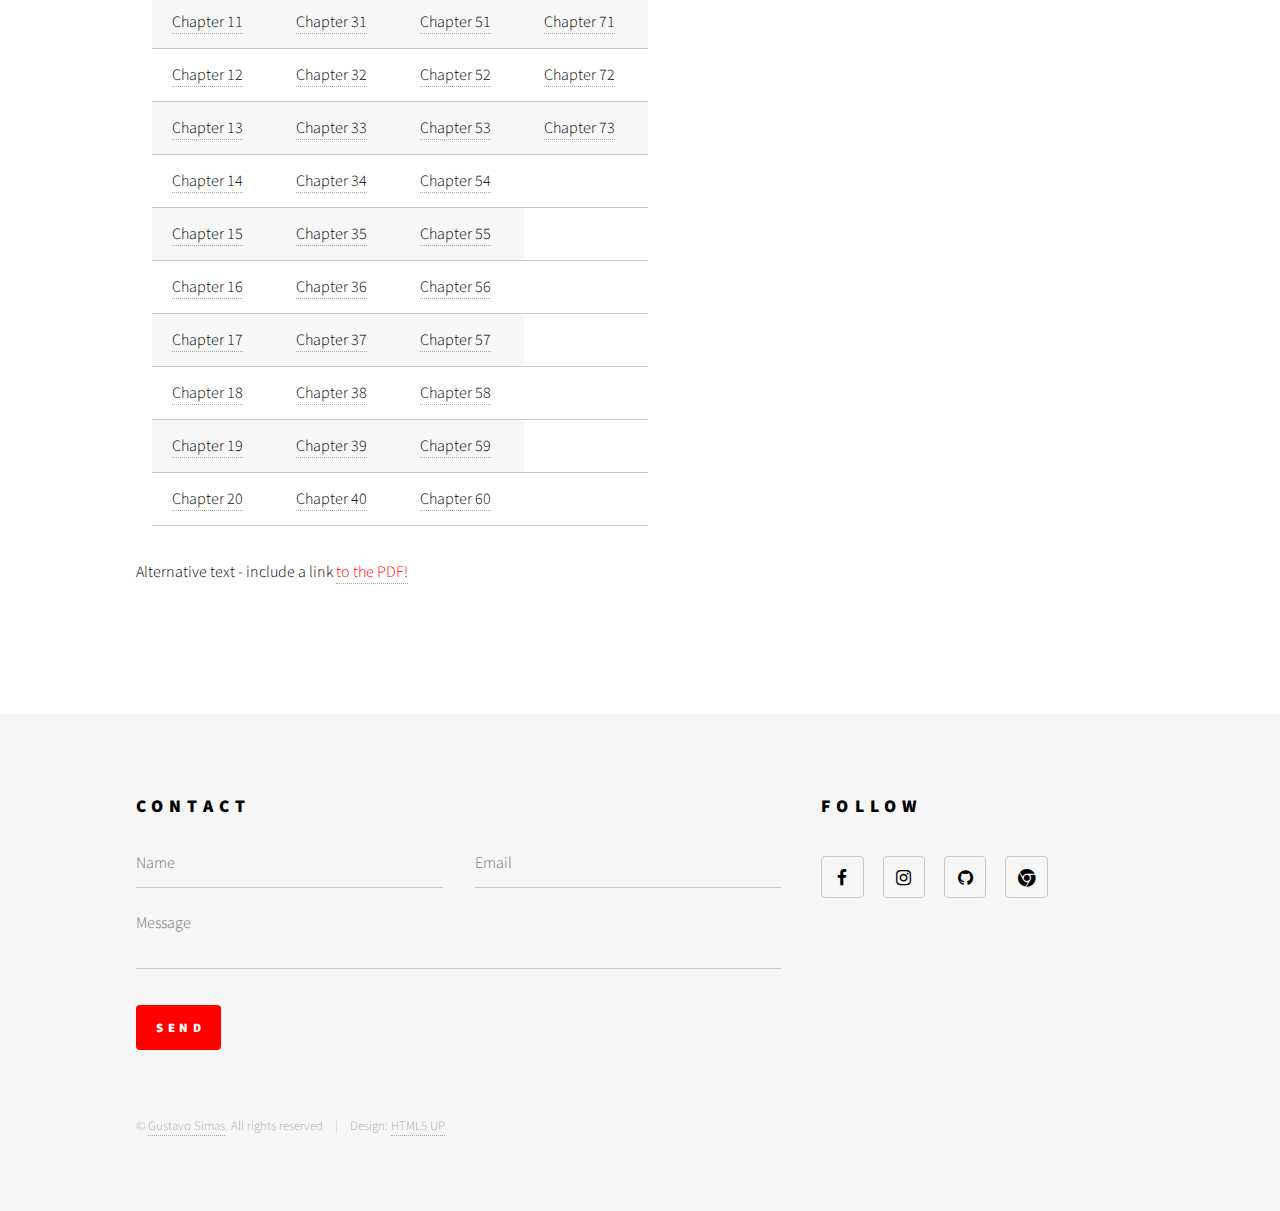
<file: A Dance With Dragons/dragons.html>
<!DOCTYPE HTML>
<!--
	Phantom by HTML5 UP
	html5up.net | @ajlkn
	Free for personal and commercial use under the CCA 3.0 license (html5up.net/license)
-->
<html>
<head>
	<title>Ice and Fire</title>

	<link rel="shortcut icon" href="../images/favicon.ico">


	<meta charset="utf-8" />
	<meta name="viewport" content="width=device-width, initial-scale=1" />
	<!--[if lte IE 8]><script src="assets/js/ie/html5shiv.js"></script><![endif]-->
	<link rel="stylesheet" href="../assets/css/main.css" />
	<!--[if lte IE 9]><link rel="stylesheet" href="assets/css/ie9.css" /><![endif]-->
	<!--[if lte IE 8]><link rel="stylesheet" href="assets/css/ie8.css" /><![endif]-->

	<style>
	#playlist{
		list-style: none;
	}
	#playlist li a{
		color:black;
		text-decoration: none;
	}
	#playlist .current-song a{
		color:blue;
	}
</style>


</head>
<body>
	<!-- Wrapper -->
	<div id="wrapper">

		<!-- Header -->
		<header id="header">
			<div class="inner">

				<!-- Logo -->
				<a href="../index.html" class="logo">
					<span class="symbol"><img src="../images/hand.png" alt="" /></span><span class="title">Ice and Fire</span>
				</a>

				<!-- Nav -->
				<nav>
					<ul>
						<li><a href="#menu">Menu</a></li>
					</ul>
				</nav>

			</div>
		</header>

		<!-- Menu -->
		<nav id="menu">
			<h2>Menu</h2>
			<ul>
				<li><a href="../index.html">Home</a></li>
				<li><a href="../info.html">Info</a></li>
			</ul>
		</nav>

		<!-- Main -->
		<div id="main">
			<div class="inner">
				<h1>A Dance With Dragons <font size="5px">(Book 5)</font></h1>

				<style>
				.parallax { 
					/* The image used */
					background-image: url("dragonsphoto.jpg");

					/* Set a specific height */
					height: 300px; 

					/* Create the parallax scrolling effect */
					background-attachment: fixed;
					background-position: center;
					background-repeat: no-repeat;
					background-size: cover;
				}
			</style>

			<!-- Container element -->
			<div class="parallax"></div>
			<br><br><br>

				<h2>Synopsis</h2>
				<p align="justify"><span class="image right"><a href="A Dance With Dragons.pdf" target="_blank"><img src="dragonscover.jpg" alt="" /></a></span>In the aftermath of a colossal battle, the future of the Seven Kingdoms hangs in the balance—beset by newly emerging threats from every direction. In the east, Daenerys Targaryen, the last scion of House Targaryen, rules with her three dragons as queen of a city built on dust and death. But Daenerys has thousands of enemies, and many have set out to find her. As they gather, one young man embarks upon his own quest for the queen, with an entirely different goal in mind.</p>


				<a href="A Dance With Dragons.pdf" target="_blank" class="button special icon fa-download">Download PDF</a>
				<br>
				<audio autostart="0" autoplay="false" type="audio/mpeg" src="" controls id="audioPlayer">
					Sorry, your browser doesn't support html5!
				</audio>
				<ul id="playlist">
					<li class="current-song"><a href=""></a></li>
					<table style="width:50%">
						<tr>
							<td><li><a href="A Dance with Dragons Chapter - 01.mp3">Chapter 01</a></td>
							<td><li><a href="A Dance with Dragons Chapter - 21.mp3">Chapter 21</a></li></td>
							<td><li><a href="A Dance with Dragons Chapter - 41.mp3">Chapter 41</a></li></td>
							<td><li><a href="A Dance with Dragons Chapter - 61.mp3">Chapter 61</a></li></td>
						</tr>
						<tr>
							<td><li><a href="A Dance with Dragons Chapter - 02.mp3">Chapter 02</a></td>
							<td><li><a href="A Dance with Dragons Chapter - 22.mp3">Chapter 22</a></li></td>
							<td><li><a href="A Dance with Dragons Chapter - 42.mp3">Chapter 42</a></li></td>
							<td><li><a href="A Dance with Dragons Chapter - 62.mp3">Chapter 62</a></li></td>
						</tr>
						<tr>
							<td><li><a href="A Dance with Dragons Chapter - 03.mp3">Chapter 03</a></td>
							<td><li><a href="A Dance with Dragons Chapter - 23.mp3">Chapter 23</a></li></td>
							<td><li><a href="A Dance with Dragons Chapter - 43.mp3">Chapter 43</a></li></td>
							<td><li><a href="A Dance with Dragons Chapter - 63.mp3">Chapter 63</a></li></td>
						</tr>
						<tr>
							<td><li><a href="A Dance with Dragons Chapter - 04.mp3">Chapter 04</a></td>
							<td><li><a href="A Dance with Dragons Chapter - 24.mp3">Chapter 24</a></li></td>
							<td><li><a href="A Dance with Dragons Chapter - 44.mp3">Chapter 44</a></li></td>
							<td><li><a href="A Dance with Dragons Chapter - 64.mp3">Chapter 64</a></li></td>
						</tr>
						<tr>
							<td><li><a href="A Dance with Dragons Chapter - 05.mp3">Chapter 05</a></td>
							<td><li><a href="A Dance with Dragons Chapter - 25.mp3">Chapter 25</a></li></td>
							<td><li><a href="A Dance with Dragons Chapter - 45.mp3">Chapter 45</a></li></td>
							<td><li><a href="A Dance with Dragons Chapter - 65.mp3">Chapter 65</a></li></td>
						</tr>
						<tr>
							<td><li><a href="A Dance with Dragons Chapter - 06.mp3">Chapter 06</a></td>
							<td><li><a href="A Dance with Dragons Chapter - 26.mp3">Chapter 26</a></li></td>
							<td><li><a href="A Dance with Dragons Chapter - 46.mp3">Chapter 46</a></li></td>
							<td><li><a href="A Dance with Dragons Chapter - 66.mp3">Chapter 66</a></li></td>
						</tr>
						<tr>
							<td><li><a href="A Dance with Dragons Chapter - 07.mp3">Chapter 07</a></td>
							<td><li><a href="A Dance with Dragons Chapter - 27.mp3">Chapter 27</a></li></td>
							<td><li><a href="A Dance with Dragons Chapter - 47.mp3">Chapter 47</a></li></td>
							<td><li><a href="A Dance with Dragons Chapter - 67.mp3">Chapter 67</a></li></td>
						</tr>
						<tr>
							<td><li><a href="A Dance with Dragons Chapter - 08.mp3">Chapter 08</a></td>
							<td><li><a href="A Dance with Dragons Chapter - 28.mp3">Chapter 28</a></li></td>
							<td><li><a href="A Dance with Dragons Chapter - 48.mp3">Chapter 48</a></li></td>
							<td><li><a href="A Dance with Dragons Chapter - 68.mp3">Chapter 68</a></li></td>
						</tr>
						<tr>
							<td><li><a href="A Dance with Dragons Chapter - 09.mp3">Chapter 09</a></td>
							<td><li><a href="A Dance with Dragons Chapter - 29.mp3">Chapter 29</a></li></td>
							<td><li><a href="A Dance with Dragons Chapter - 49.mp3">Chapter 49</a></li></td>
							<td><li><a href="A Dance with Dragons Chapter - 69.mp3">Chapter 69</a></li></td>
						</tr>
						<tr>
							<td><li><a href="A Dance with Dragons Chapter - 10.mp3">Chapter 10</a></td>
							<td><li><a href="A Dance with Dragons Chapter - 30.mp3">Chapter 30</a></li></td>
							<td><li><a href="A Dance with Dragons Chapter - 50.mp3">Chapter 50</a></li></td>
							<td><li><a href="A Dance with Dragons Chapter - 70.mp3">Chapter 70</a></li></td>
						</tr>
						<tr>
							<td><li><a href="A Dance with Dragons Chapter - 11.mp3">Chapter 11</a></td>
							<td><li><a href="A Dance with Dragons Chapter - 31.mp3">Chapter 31</a></li></td>
							<td><li><a href="A Dance with Dragons Chapter - 51.mp3">Chapter 51</a></li></td>
							<td><li><a href="A Dance with Dragons Chapter - 71.mp3">Chapter 71</a></li></td>
						</tr>
						<tr>
							<td><li><a href="A Dance with Dragons Chapter - 12.mp3">Chapter 12</a></td>
							<td><li><a href="A Dance with Dragons Chapter - 32.mp3">Chapter 32</a></li></td>
							<td><li><a href="A Dance with Dragons Chapter - 52.mp3">Chapter 52</a></li></td>
							<td><li><a href="A Dance with Dragons Chapter - 72.mp3">Chapter 72</a></li></td>
						</tr>
						<tr>
							<td><li><a href="A Dance with Dragons Chapter - 13.mp3">Chapter 13</a></td>
							<td><li><a href="A Dance with Dragons Chapter - 33.mp3">Chapter 33</a></li></td>
							<td><li><a href="A Dance with Dragons Chapter - 53.mp3">Chapter 53</a></li></td>
							<td><li><a href="A Dance with Dragons Chapter - 73.mp3">Chapter 73</a></li></td>
						</tr>
						<tr>
							<td><li><a href="A Dance with Dragons Chapter - 14.mp3">Chapter 14</a></td>
							<td><li><a href="A Dance with Dragons Chapter - 34.mp3">Chapter 34</a></li></td>
							<td><li><a href="A Dance with Dragons Chapter - 54.mp3">Chapter 54</a></li></td>
						</tr>
						<tr>
							<td><li><a href="A Dance with Dragons Chapter - 15.mp3">Chapter 15</a></td>
							<td><li><a href="A Dance with Dragons Chapter - 35.mp3">Chapter 35</a></li></td>
							<td><li><a href="A Dance with Dragons Chapter - 55.mp3">Chapter 55</a></li></td>
						</tr>
						<tr>
							<td><li><a href="A Dance with Dragons Chapter - 16.mp3">Chapter 16</a></td>
							<td><li><a href="A Dance with Dragons Chapter - 36.mp3">Chapter 36</a></li></td>
							<td><li><a href="A Dance with Dragons Chapter - 56.mp3">Chapter 56</a></li></td>
						</tr>
						<tr>
							<td><li><a href="A Dance with Dragons Chapter - 17.mp3">Chapter 17</a></td>
							<td><li><a href="A Dance with Dragons Chapter - 37.mp3">Chapter 37</a></li></td>
							<td><li><a href="A Dance with Dragons Chapter - 57.mp3">Chapter 57</a></li></td>
						</tr>
						<tr>
							<td><li><a href="A Dance with Dragons Chapter - 18.mp3">Chapter 18</a></td>
							<td><li><a href="A Dance with Dragons Chapter - 38.mp3">Chapter 38</a></li></td>
							<td><li><a href="A Dance with Dragons Chapter - 58.mp3">Chapter 58</a></li></td>
						</tr>
						<tr>
							<td><li><a href="A Dance with Dragons Chapter - 19.mp3">Chapter 19</a></td>
							<td><li><a href="A Dance with Dragons Chapter - 39.mp3">Chapter 39</a></li></td>
							<td><li><a href="A Dance with Dragons Chapter - 59.mp3">Chapter 59</a></li></td>
						</tr>
						<tr>
							<td><li><a href="A Dance with Dragons Chapter - 20.mp3">Chapter 20</a></td>
							<td><li><a href="A Dance with Dragons Chapter - 40.mp3">Chapter 40</a></li></td>
							<td><li><a href="A Dance with Dragons Chapter - 60.mp3">Chapter 60</a></li></td>
						</tr>
					
					</table>
				</ul>
				<script src="https://code.jquery.com/jquery-2.2.0.js"></script>
				<script src="../assets/audioPlayer.js"></script>
				<script>
				        // loads the audio player
				        audioPlayer();
				    </script>

				    <object data="A Dance With Dragons.pdf" type="application/pdf" width="100%" height="900px">
				    	<p>Alternative text - include a link <a href="A Dance With Dragons.pdf">to the PDF!</a></p>
				    </object>

				</div>
			</div>

			<!-- Footer -->
			<footer id="footer">
				<div class="inner">
					<section>
						<h2>Contact</h2>
						<form action="https://formspree.io/gustavosimassilva@gmail.com" method="POST">
							<div class="field half first">
								<input type="text" name="Name" id="name" placeholder="Name" />
							</div>
							<div class="field half">
								<input type="email" name="Email" id="email" name="_replyto" placeholder="Email" />
							</div>
							<div class="field">
								<textarea name="Message" id="message" placeholder="Message"></textarea>
							</div>
							<ul class="actions">
								<li><input type="submit" value="Send" class="special" /></li>
							</ul>
						</form>
					</section>
					<section>
						<h2>Follow</h2>
						<ul class="icons">
							<li><a href="http://facebook.com/simasgs" target="_blank" class="icon style2 fa-facebook"><span class="label">Facebook</span></a></li>
							<li><a href="https:/instagram.com/tudoemsimas" target="_blank" class="icon style2 fa-instagram"><span class="label">Instagram</span></a></li>
							<li><a href="https://github.com/GSimas" target="_blank" class="icon style2 fa-github"><span class="label">GitHub</span></a></li>
							<li><a href="http://www.gsimas.github.io/" target="_blank" class="icon style2 fa-chrome"><span class="label">Phone</span></a></li>
						</ul>
					</section>
					<ul class="copyright">
						<li>&copy; <a target="_blank" href="http://gsimas.github.io">Gustavo Simas</a>. All rights reserved</li><li>Design: <a href="http://html5up.net">HTML5 UP</a></li>
					</ul>
				</div>
			</footer>

		</div>

		<!-- Scripts -->
		<script src="../assets/js/jquery.min.js"></script>
		<script src="../assets/js/skel.min.js"></script>
		<script src="../assets/js/util.js"></script>
		<!--[if lte IE 8]><script src="assets/js/ie/respond.min.js"></script><![endif]-->
		<script src="../assets/js/main.js"></script>

	</body>
	</html>
</file>
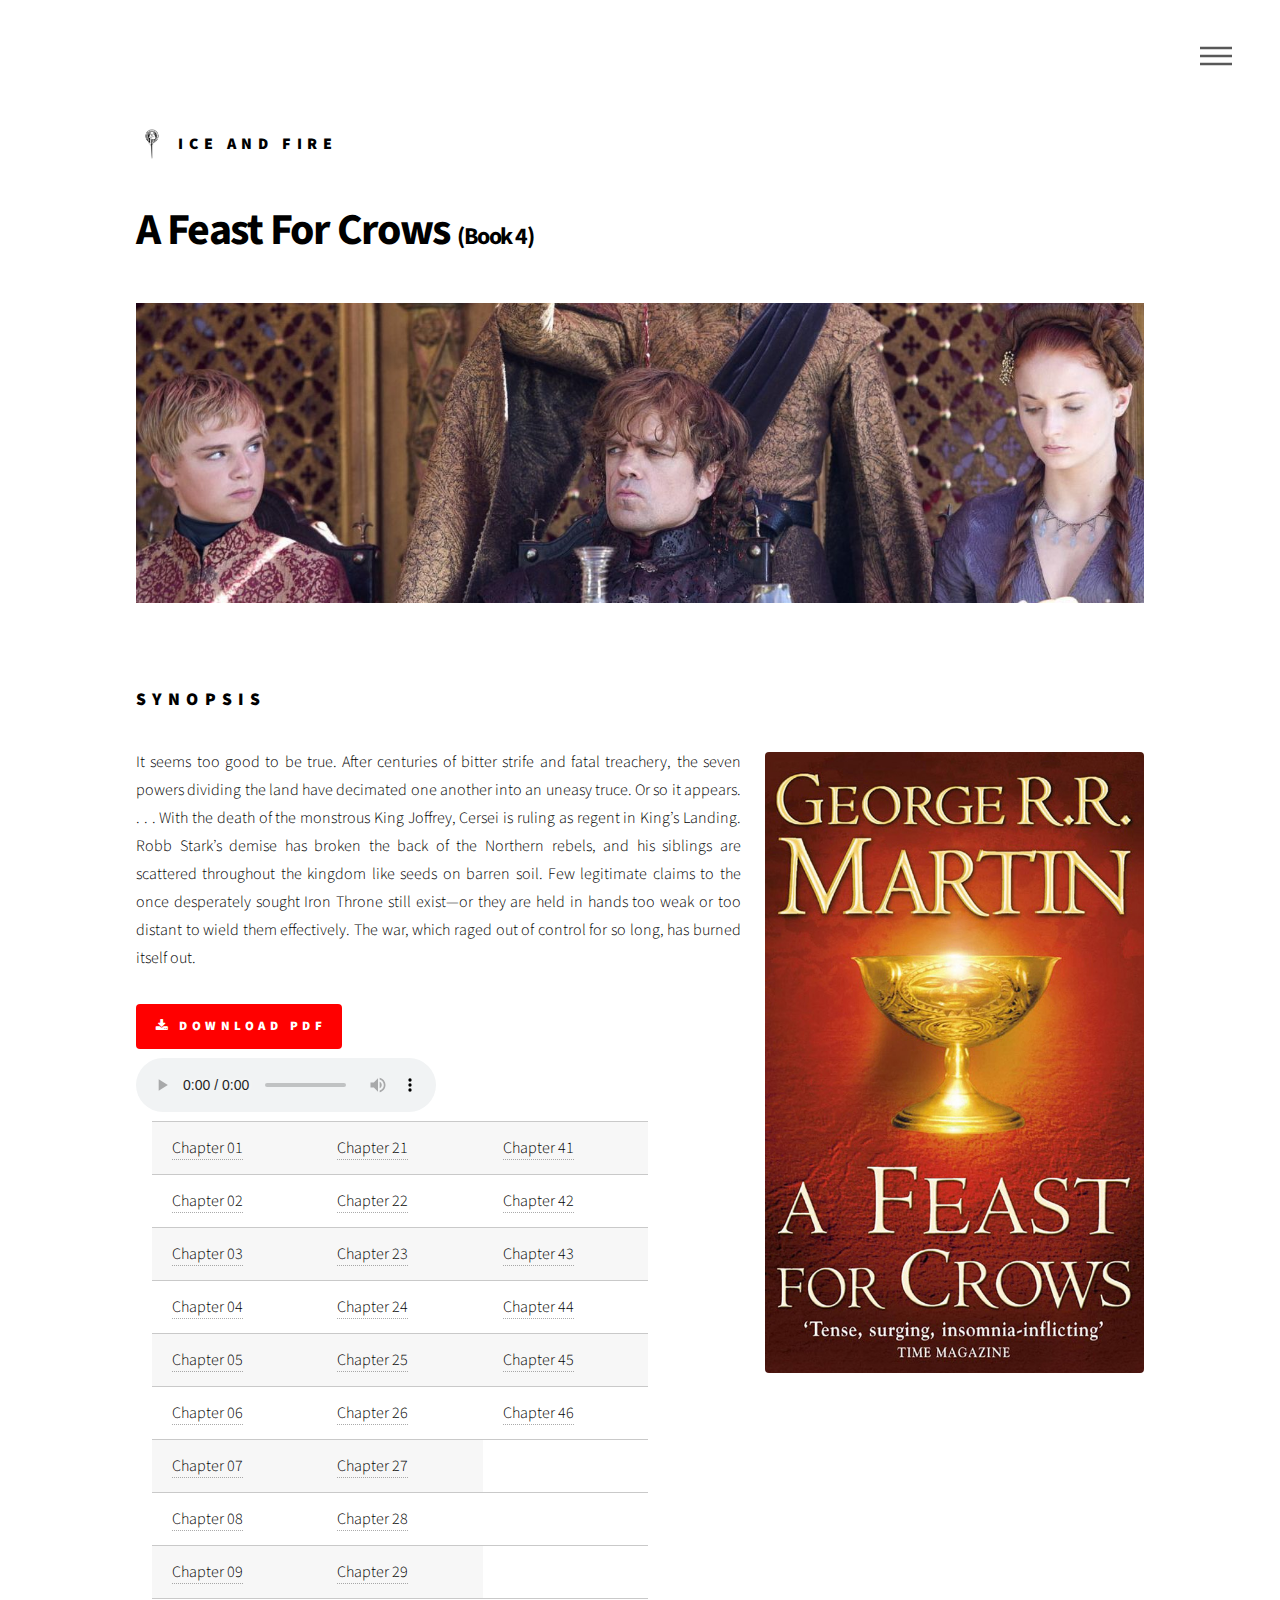
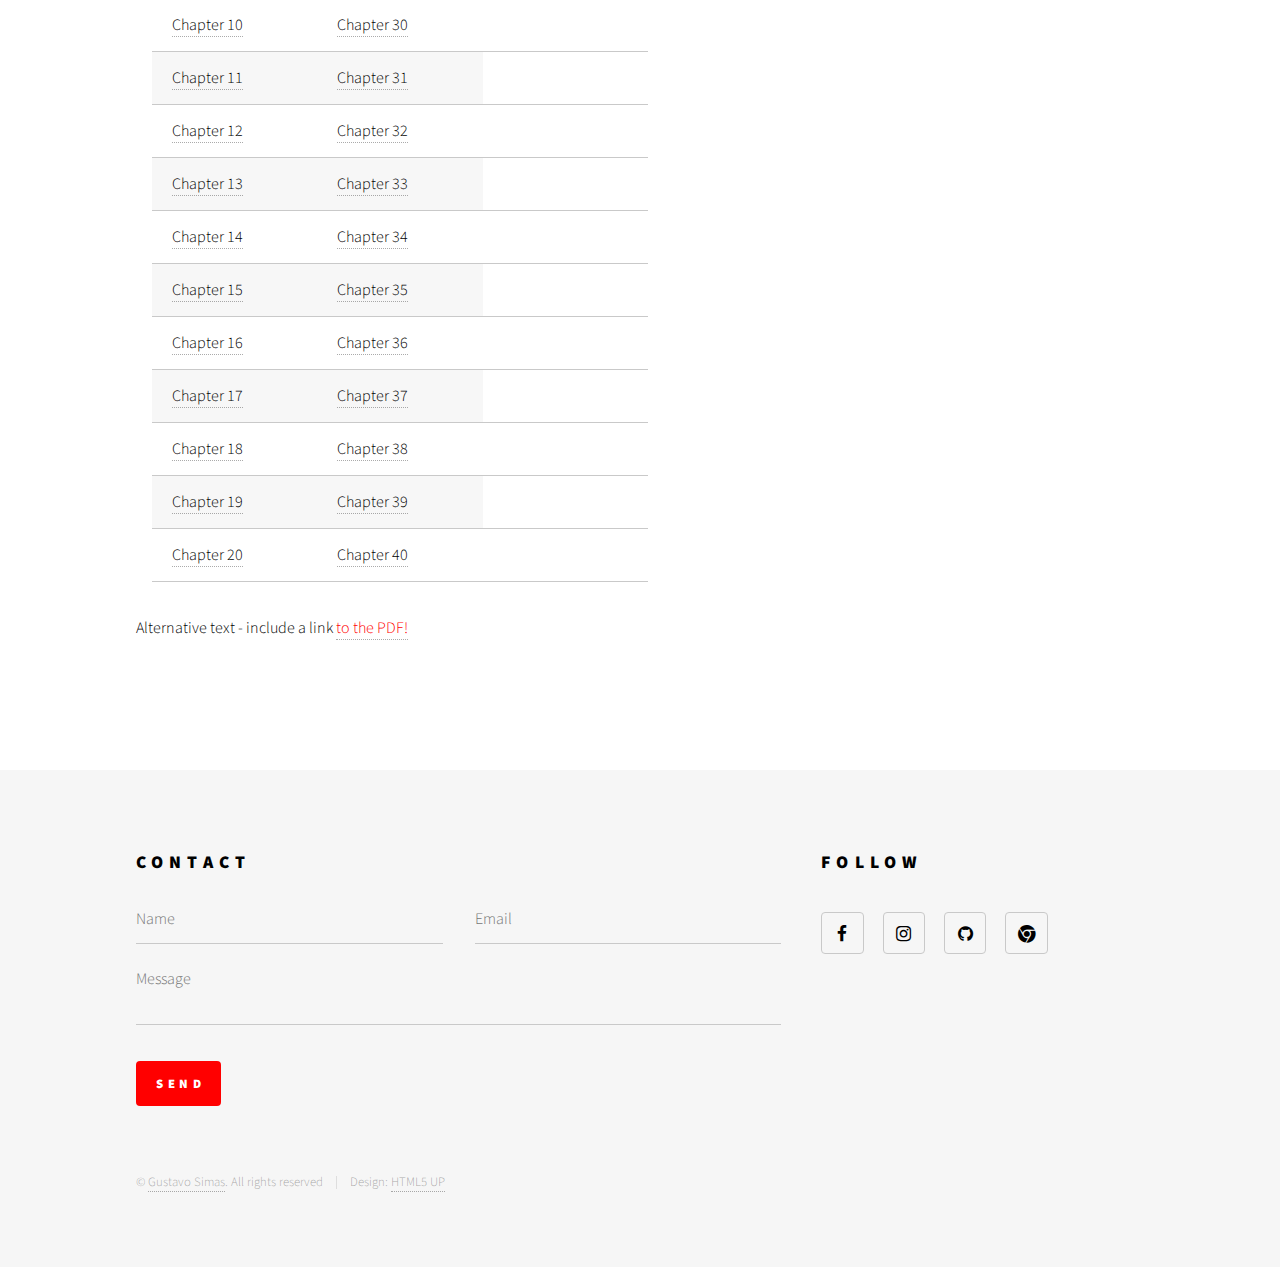
<file: A Feast For Crows/crows.html>
<!DOCTYPE HTML>
<!--
	Phantom by HTML5 UP
	html5up.net | @ajlkn
	Free for personal and commercial use under the CCA 3.0 license (html5up.net/license)
-->
<html>
<head>
	<title>Ice and Fire</title>

	<link rel="shortcut icon" href="../images/favicon.ico">


	<meta charset="utf-8" />
	<meta name="viewport" content="width=device-width, initial-scale=1" />
	<!--[if lte IE 8]><script src="assets/js/ie/html5shiv.js"></script><![endif]-->
	<link rel="stylesheet" href="../assets/css/main.css" />
	<!--[if lte IE 9]><link rel="stylesheet" href="assets/css/ie9.css" /><![endif]-->
	<!--[if lte IE 8]><link rel="stylesheet" href="assets/css/ie8.css" /><![endif]-->

	<style>
	#playlist{
		list-style: none;
	}
	#playlist li a{
		color:black;
		text-decoration: none;
	}
	#playlist .current-song a{
		color:blue;
	}
</style>


</head>
<body>
	<!-- Wrapper -->
	<div id="wrapper">

		<!-- Header -->
		<header id="header">
			<div class="inner">

				<!-- Logo -->
				<a href="../index.html" class="logo">
					<span class="symbol"><img src="../images/hand.png" alt="" /></span><span class="title">Ice and Fire</span>
				</a>

				<!-- Nav -->
				<nav>
					<ul>
						<li><a href="#menu">Menu</a></li>
					</ul>
				</nav>

			</div>
		</header>

		<!-- Menu -->
		<nav id="menu">
			<h2>Menu</h2>
			<ul>
				<li><a href="../index.html">Home</a></li>
				<li><a href="../info.html">Info</a></li>
			</ul>
		</nav>

		<!-- Main -->
		<div id="main">
			<div class="inner">
				<h1>A Feast For Crows <font size="5px">(Book 4)</font></h1>

				<style>
				.parallax { 
					/* The image used */
					background-image: url("crowsphoto.jpg");

					/* Set a specific height */
					height: 300px; 

					/* Create the parallax scrolling effect */
					background-attachment: fixed;
					background-position: center;
					background-repeat: no-repeat;
					background-size: cover;
				}
			</style>

			<!-- Container element -->
			<div class="parallax"></div>
			<br><br><br>

				<h2>Synopsis</h2>
				<p align="justify"><span class="image right"><a href="A Feast For Crows.pdf" target="_blank"><img src="crowscover.jpg" alt="" /></a></span>It seems too good to be true. After centuries of bitter strife and fatal treachery, the seven powers dividing the land have decimated one another into an uneasy truce. Or so it appears. . . . With the death of the monstrous King Joffrey, Cersei is ruling as regent in King’s Landing. Robb Stark’s demise has broken the back of the Northern rebels, and his siblings are scattered throughout the kingdom like seeds on barren soil. Few legitimate claims to the once desperately sought Iron Throne still exist—or they are held in hands too weak or too distant to wield them effectively. The war, which raged out of control for so long, has burned itself out.</p>


				<a href="A Feast For Crows.pdf" target="_blank" class="button special icon fa-download">Download PDF</a>
				<br>
				<audio autostart="0" autoplay="false" type="audio/mpeg" src="" controls id="audioPlayer">
					Sorry, your browser doesn't support html5!
				</audio>
				<ul id="playlist">
					<li class="current-song"><a href=""></a></li>
					<table style="width:50%">
						<tr>
							<td><li><a href="A Feast for Crows  - 01.mp3">Chapter 01</a></td>
							<td><li><a href="A Feast for Crows  - 21.mp3">Chapter 21</a></li></td>
							<td><li><a href="A Feast for Crows  - 41.mp3">Chapter 41</a></li></td>
						</tr>
						<tr>
							<td><li><a href="A Feast for Crows  - 02.mp3">Chapter 02</a></td>
							<td><li><a href="A Feast for Crows  - 22.mp3">Chapter 22</a></li></td>
							<td><li><a href="A Feast for Crows  - 42.mp3">Chapter 42</a></li></td>
						</tr>
						<tr>
							<td><li><a href="A Feast for Crows  - 03.mp3">Chapter 03</a></td>
							<td><li><a href="A Feast for Crows  - 23.mp3">Chapter 23</a></li></td>
							<td><li><a href="A Feast for Crows  - 43.mp3">Chapter 43</a></li></td>
						</tr>
						<tr>
							<td><li><a href="A Feast for Crows  - 04.mp3">Chapter 04</a></td>
							<td><li><a href="A Feast for Crows  - 24.mp3">Chapter 24</a></li></td>
							<td><li><a href="A Feast for Crows  - 44.mp3">Chapter 44</a></li></td>
						</tr>
						<tr>
							<td><li><a href="A Feast for Crows  - 05.mp3">Chapter 05</a></td>
							<td><li><a href="A Feast for Crows  - 25.mp3">Chapter 25</a></li></td>
							<td><li><a href="A Feast for Crows  - 45.mp3">Chapter 45</a></li></td>
						</tr>
						<tr>
							<td><li><a href="A Feast for Crows  - 06.mp3">Chapter 06</a></td>
							<td><li><a href="A Feast for Crows  - 26.mp3">Chapter 26</a></li></td>
							<td><li><a href="A Feast for Crows  - 46.mp3">Chapter 46</a></li></td>
						</tr>
						<tr>
							<td><li><a href="A Feast for Crows  - 07.mp3">Chapter 07</a></td>
							<td><li><a href="A Feast for Crows  - 27.mp3">Chapter 27</a></li></td>
						</tr>
						<tr>
							<td><li><a href="A Feast for Crows  - 08.mp3">Chapter 08</a></td>
							<td><li><a href="A Feast for Crows  - 28.mp3">Chapter 28</a></li></td>
						</tr>
						<tr>
							<td><li><a href="A Feast for Crows  - 09.mp3">Chapter 09</a></td>
							<td><li><a href="A Feast for Crows  - 29.mp3">Chapter 29</a></li></td>
						</tr>
						<tr>
							<td><li><a href="A Feast for Crows  - 10.mp3">Chapter 10</a></td>
							<td><li><a href="A Feast for Crows  - 30.mp3">Chapter 30</a></li></td>
						</tr>
						<tr>
							<td><li><a href="A Feast for Crows  - 11.mp3">Chapter 11</a></td>
							<td><li><a href="A Feast for Crows  - 31.mp3">Chapter 31</a></li></td>
						</tr>
						<tr>
							<td><li><a href="A Feast for Crows  - 12.mp3">Chapter 12</a></td>
							<td><li><a href="A Feast for Crows  - 32.mp3">Chapter 32</a></li></td>
						</tr>
						<tr>
							<td><li><a href="A Feast for Crows  - 13.mp3">Chapter 13</a></td>
							<td><li><a href="A Feast for Crows  - 33.mp3">Chapter 33</a></li></td>
						</tr>
						<tr>
							<td><li><a href="A Feast for Crows  - 14.mp3">Chapter 14</a></td>
							<td><li><a href="A Feast for Crows  - 34.mp3">Chapter 34</a></li></td>
						</tr>
						<tr>
							<td><li><a href="A Feast for Crows  - 15.mp3">Chapter 15</a></td>
							<td><li><a href="A Feast for Crows  - 35.mp3">Chapter 35</a></li></td>
						</tr>
						<tr>
							<td><li><a href="A Feast for Crows  - 16.mp3">Chapter 16</a></td>
							<td><li><a href="A Feast for Crows  - 36.mp3">Chapter 36</a></li></td>
						</tr>
						<tr>
							<td><li><a href="A Feast for Crows  - 17.mp3">Chapter 17</a></td>
							<td><li><a href="A Feast for Crows  - 37.mp3">Chapter 37</a></li></td>
						</tr>
						<tr>
							<td><li><a href="A Feast for Crows  - 18.mp3">Chapter 18</a></td>
							<td><li><a href="A Feast for Crows  - 38.mp3">Chapter 38</a></li></td>
						</tr>
						<tr>
							<td><li><a href="A Feast for Crows  - 19.mp3">Chapter 19</a></td>
							<td><li><a href="A Feast for Crows  - 39.mp3">Chapter 39</a></li></td>
						</tr>
						<tr>
							<td><li><a href="A Feast for Crows  - 20.mp3">Chapter 20</a></td>
							<td><li><a href="A Feast for Crows  - 40.mp3">Chapter 40</a></li></td>
						</tr>
					
					</table>
				</ul>
				<script src="https://code.jquery.com/jquery-2.2.0.js"></script>
				<script src="../assets/audioPlayer.js"></script>
				<script>
				        // loads the audio player
				        audioPlayer();
				    </script>

				    <object data="A Feast For Crows.pdf" type="application/pdf" width="100%" height="900px">
				    	<p>Alternative text - include a link <a href="A Feast For Crows.pdf">to the PDF!</a></p>
				    </object>

				</div>
			</div>

			<!-- Footer -->
			<footer id="footer">
				<div class="inner">
					<section>
						<h2>Contact</h2>
						<form action="https://formspree.io/gustavosimassilva@gmail.com" method="POST">
							<div class="field half first">
								<input type="text" name="Name" id="name" placeholder="Name" />
							</div>
							<div class="field half">
								<input type="email" name="Email" id="email" name="_replyto" placeholder="Email" />
							</div>
							<div class="field">
								<textarea name="Message" id="message" placeholder="Message"></textarea>
							</div>
							<ul class="actions">
								<li><input type="submit" value="Send" class="special" /></li>
							</ul>
						</form>
					</section>
					<section>
						<h2>Follow</h2>
						<ul class="icons">
							<li><a href="http://facebook.com/simasgs" target="_blank" class="icon style2 fa-facebook"><span class="label">Facebook</span></a></li>
							<li><a href="https:/instagram.com/tudoemsimas" target="_blank" class="icon style2 fa-instagram"><span class="label">Instagram</span></a></li>
							<li><a href="https://github.com/GSimas" target="_blank" class="icon style2 fa-github"><span class="label">GitHub</span></a></li>
							<li><a href="http://www.gsimas.github.io/" target="_blank" class="icon style2 fa-chrome"><span class="label">Phone</span></a></li>
						</ul>
					</section>
					<ul class="copyright">
						<li>&copy; <a target="_blank" href="http://gsimas.github.io">Gustavo Simas</a>. All rights reserved</li><li>Design: <a href="http://html5up.net">HTML5 UP</a></li>
					</ul>
				</div>
			</footer>

		</div>

		<!-- Scripts -->
		<script src="../assets/js/jquery.min.js"></script>
		<script src="../assets/js/skel.min.js"></script>
		<script src="../assets/js/util.js"></script>
		<!--[if lte IE 8]><script src="assets/js/ie/respond.min.js"></script><![endif]-->
		<script src="../assets/js/main.js"></script>

	</body>
	</html>
</file>
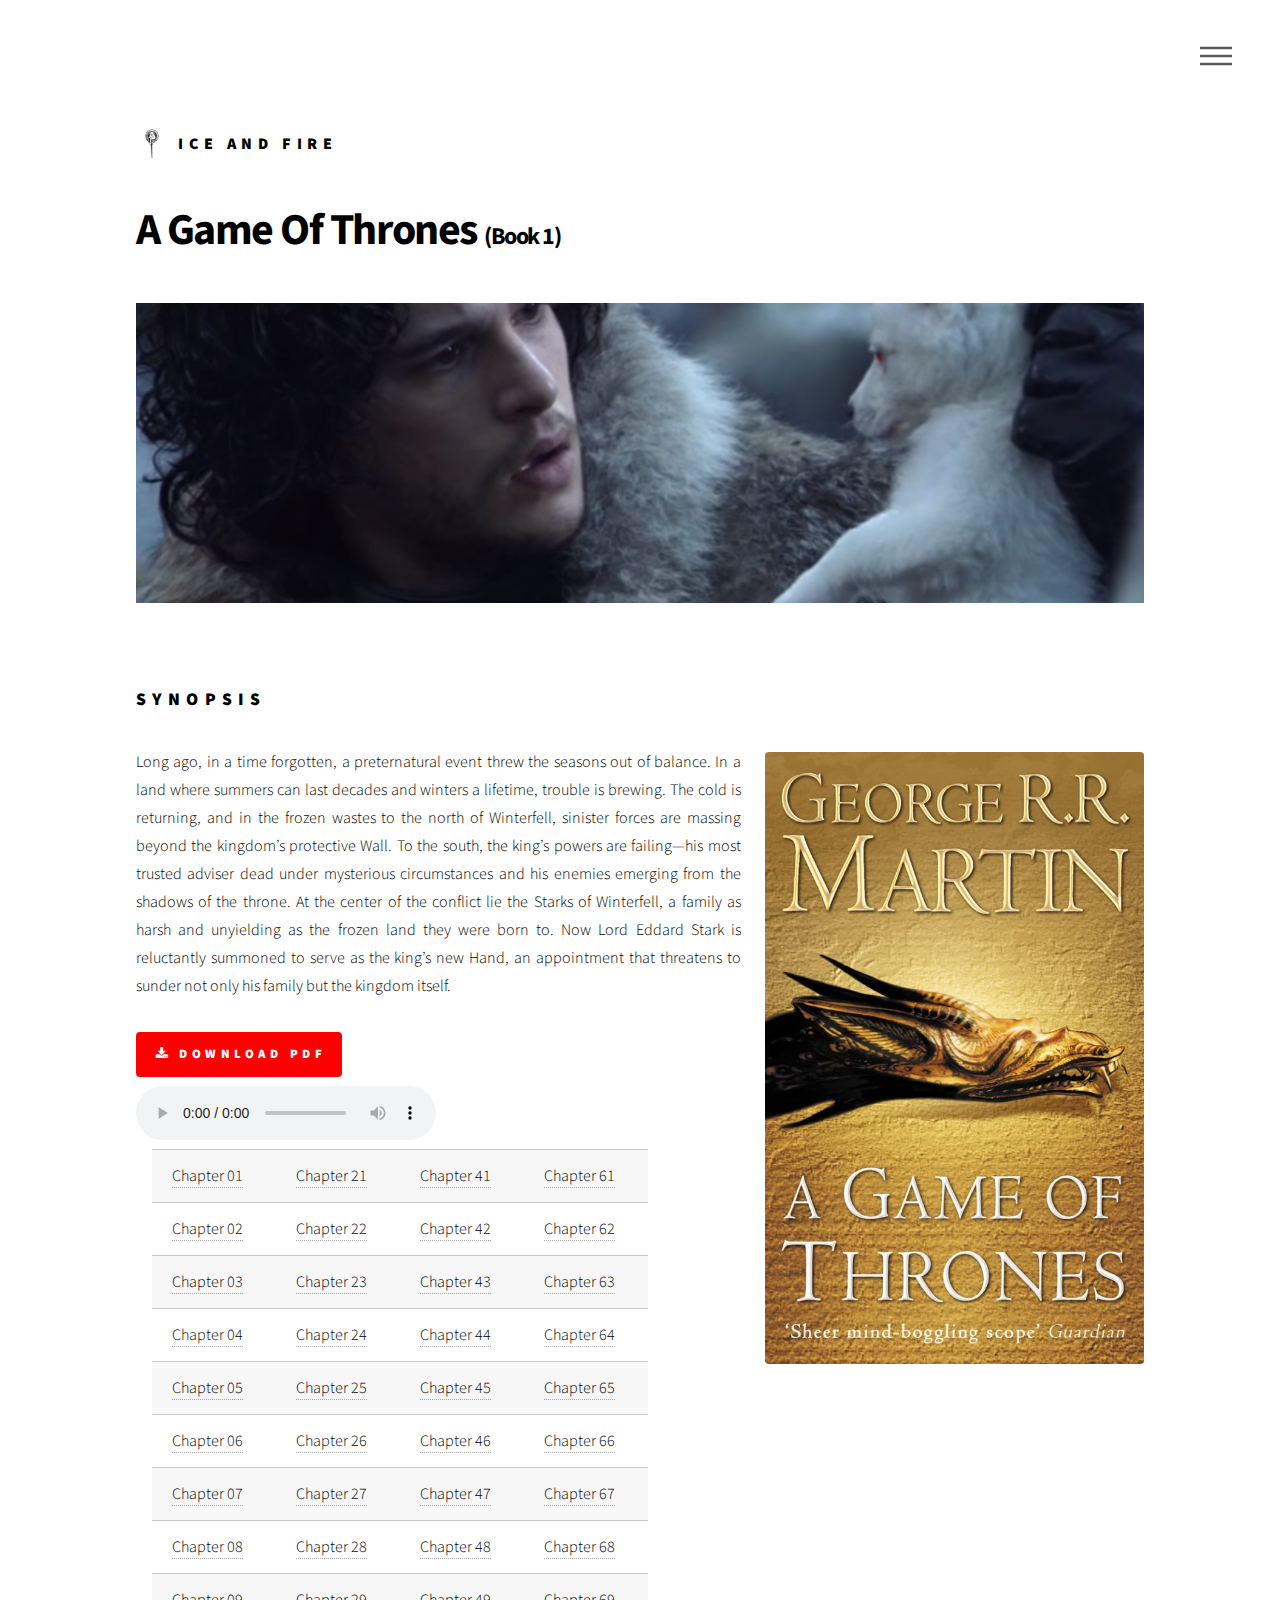
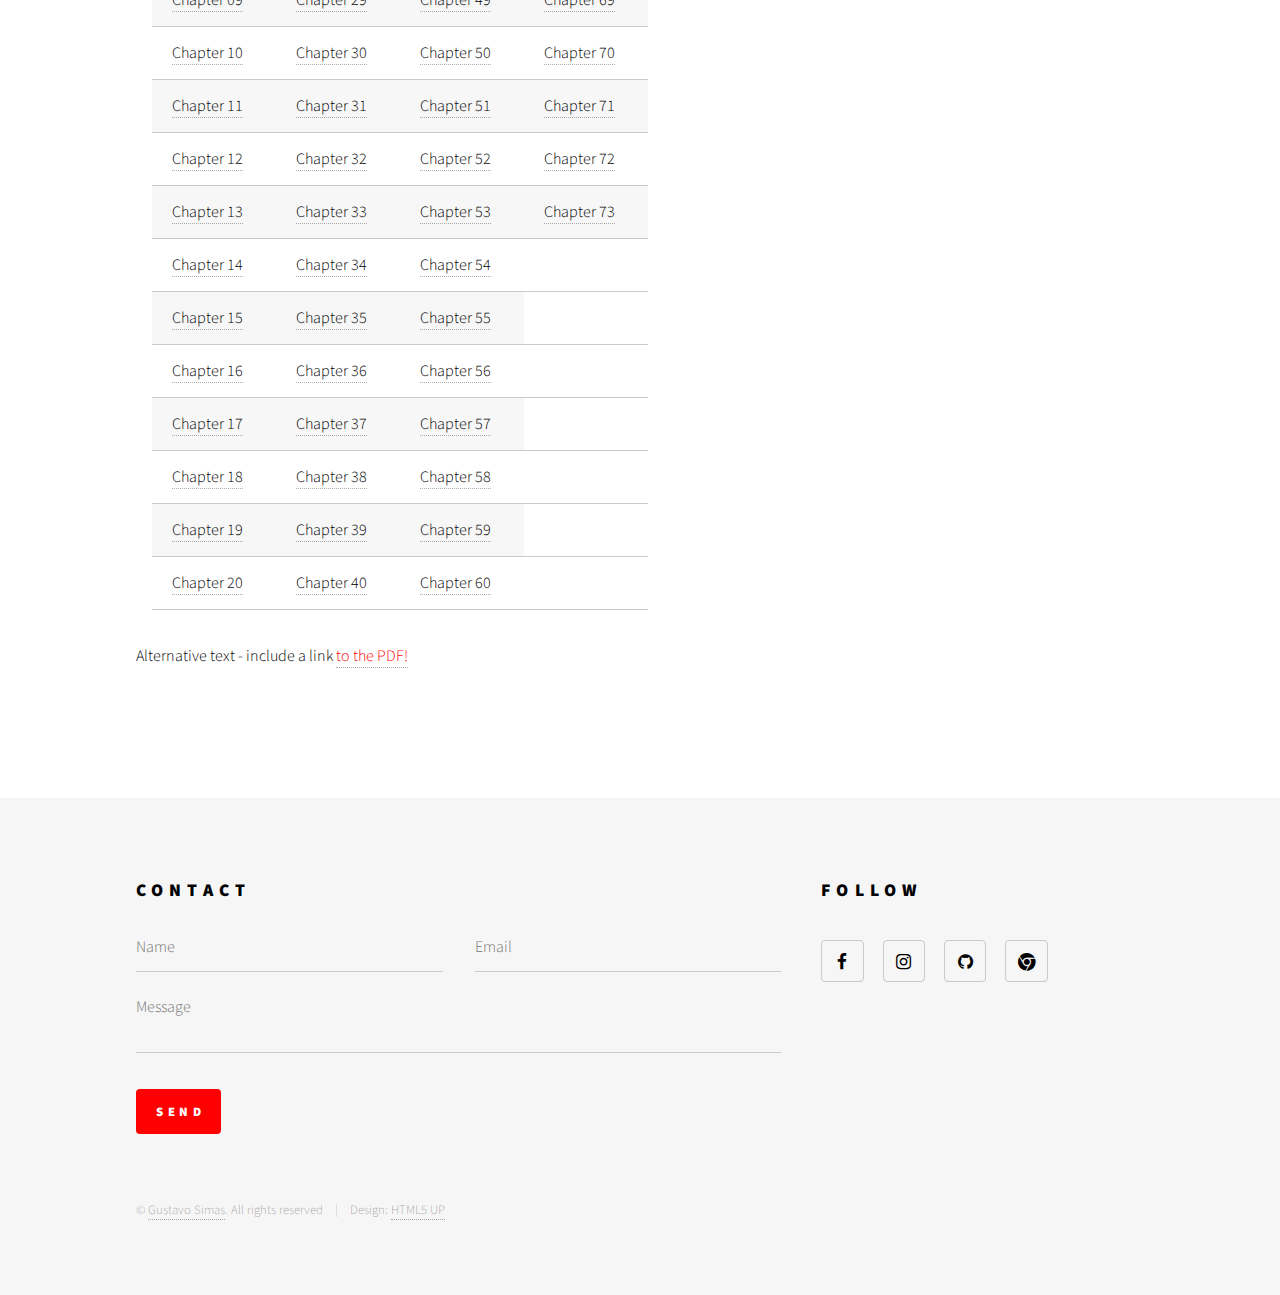
<file: A Game Of Thrones/thrones.html>
<!DOCTYPE HTML>
<!--
	Phantom by HTML5 UP
	html5up.net | @ajlkn
	Free for personal and commercial use under the CCA 3.0 license (html5up.net/license)
-->
<html>
<head>
	<title>Ice and Fire</title>

	<link rel="shortcut icon" href="../images/favicon.ico">


	<meta charset="utf-8" />
	<meta name="viewport" content="width=device-width, initial-scale=1" />
	<!--[if lte IE 8]><script src="assets/js/ie/html5shiv.js"></script><![endif]-->
	<link rel="stylesheet" href="../assets/css/main.css" />
	<!--[if lte IE 9]><link rel="stylesheet" href="assets/css/ie9.css" /><![endif]-->
	<!--[if lte IE 8]><link rel="stylesheet" href="assets/css/ie8.css" /><![endif]-->

	<style>
	#playlist{
		list-style: none;
	}
	#playlist li a{
		color:black;
		text-decoration: none;
	}
	#playlist .current-song a{
		color:blue;
	}
</style>


</head>
<body>
	<!-- Wrapper -->
	<div id="wrapper">

		<!-- Header -->
		<header id="header">
			<div class="inner">

				<!-- Logo -->
				<a href="../index.html" class="logo">
					<span class="symbol"><img src="../images/hand.png" alt="" /></span><span class="title">Ice and Fire</span>
				</a>

				<!-- Nav -->
				<nav>
					<ul>
						<li><a href="#menu">Menu</a></li>
					</ul>
				</nav>

			</div>
		</header>

		<!-- Menu -->
		<nav id="menu">
			<h2>Menu</h2>
			<ul>
				<li><a href="../index.html">Home</a></li>
				<li><a href="../info.html">Info</a></li>
			</ul>
		</nav>

		<!-- Main -->
		<div id="main">
			<div class="inner">
				<h1>A Game Of Thrones <font size="5px">(Book 1)</font></h1>

				<style>
				.parallax { 
					/* The image used */
					background-image: url("thronesphoto.png");

					/* Set a specific height */
					height: 300px; 

					/* Create the parallax scrolling effect */
					background-attachment: fixed;
					background-position: center;
					background-repeat: no-repeat;
					background-size: cover;
				}
			</style>

			<!-- Container element -->
			<div class="parallax"></div>
			<br><br><br>

				<h2>Synopsis</h2>
				<p align="justify"><span class="image right"><a href="A Game Of Thrones.pdf" target="_blank"><img src="thronescover.jpg" alt="" /></a></span>Long ago, in a time forgotten, a preternatural event threw the seasons out of balance. In a land where summers can last decades and winters a lifetime, trouble is brewing. The cold is returning, and in the frozen wastes to the north of Winterfell, sinister forces are massing beyond the kingdom’s protective Wall. To the south, the king’s powers are failing—his most trusted adviser dead under mysterious circumstances and his enemies emerging from the shadows of the throne. At the center of the conflict lie the Starks of Winterfell, a family as harsh and unyielding as the frozen land they were born to. Now Lord Eddard Stark is reluctantly summoned to serve as the king’s new Hand, an appointment that threatens to sunder not only his family but the kingdom itself.</p>


				<a href="A Game Of Thrones.pdf" target="_blank" class="button special icon fa-download">Download PDF</a>
				<br>
				<audio autostart="0" autoplay="false" type="audio/mpeg" src="" controls id="audioPlayer">
					Sorry, your browser doesn't support html5!
				</audio>
				<ul id="playlist">
					<li class="current-song"><a href=""></a></li>
					<table style="width:50%">
						<tr>
							<td><li><a href="A Game of Thrones Book 1 Chapter - 01.mp3">Chapter 01</a></td>
							<td><li><a href="A Game of Thrones Book 1 Chapter - 21.mp3">Chapter 21</a></li></td>
							<td><li><a href="A Game of Thrones Book 1 Chapter - 41.mp3">Chapter 41</a></li></td>
							<td><li><a href="A Game of Thrones Book 1 Chapter - 61.mp3">Chapter 61</a></li></td>
						</tr>
						<tr>
							<td><li><a href="A Game of Thrones Book 1 Chapter - 02.mp3">Chapter 02</a></td>
							<td><li><a href="A Game of Thrones Book 1 Chapter - 22.mp3">Chapter 22</a></li></td>
							<td><li><a href="A Game of Thrones Book 1 Chapter - 42.mp3">Chapter 42</a></li></td>
							<td><li><a href="A Game of Thrones Book 1 Chapter - 62.mp3">Chapter 62</a></li></td>
						</tr>
						<tr>
							<td><li><a href="A Game of Thrones Book 1 Chapter - 03.mp3">Chapter 03</a></td>
							<td><li><a href="A Game of Thrones Book 1 Chapter - 23.mp3">Chapter 23</a></li></td>
							<td><li><a href="A Game of Thrones Book 1 Chapter - 43.mp3">Chapter 43</a></li></td>
							<td><li><a href="A Game of Thrones Book 1 Chapter - 63.mp3">Chapter 63</a></li></td>
						</tr>
						<tr>
							<td><li><a href="A Game of Thrones Book 1 Chapter - 04.mp3">Chapter 04</a></td>
							<td><li><a href="A Game of Thrones Book 1 Chapter - 24.mp3">Chapter 24</a></li></td>
							<td><li><a href="A Game of Thrones Book 1 Chapter - 44.mp3">Chapter 44</a></li></td>
							<td><li><a href="A Game of Thrones Book 1 Chapter - 64.mp3">Chapter 64</a></li></td>
						</tr>
						<tr>
							<td><li><a href="A Game of Thrones Book 1 Chapter - 05.mp3">Chapter 05</a></td>
							<td><li><a href="A Game of Thrones Book 1 Chapter - 25.mp3">Chapter 25</a></li></td>
							<td><li><a href="A Game of Thrones Book 1 Chapter - 45.mp3">Chapter 45</a></li></td>
							<td><li><a href="A Game of Thrones Book 1 Chapter - 65.mp3">Chapter 65</a></li></td>
						</tr>
						<tr>
							<td><li><a href="A Game of Thrones Book 1 Chapter - 06.mp3">Chapter 06</a></td>
							<td><li><a href="A Game of Thrones Book 1 Chapter - 26.mp3">Chapter 26</a></li></td>
							<td><li><a href="A Game of Thrones Book 1 Chapter - 46.mp3">Chapter 46</a></li></td>
							<td><li><a href="A Game of Thrones Book 1 Chapter - 66.mp3">Chapter 66</a></li></td>
						</tr>
						<tr>
							<td><li><a href="A Game of Thrones Book 1 Chapter - 07.mp3">Chapter 07</a></td>
							<td><li><a href="A Game of Thrones Book 1 Chapter - 27.mp3">Chapter 27</a></li></td>
							<td><li><a href="A Game of Thrones Book 1 Chapter - 47.mp3">Chapter 47</a></li></td>
							<td><li><a href="A Game of Thrones Book 1 Chapter - 67.mp3">Chapter 67</a></li></td>
						</tr>
						<tr>
							<td><li><a href="A Game of Thrones Book 1 Chapter - 08.mp3">Chapter 08</a></td>
							<td><li><a href="A Game of Thrones Book 1 Chapter - 28.mp3">Chapter 28</a></li></td>
							<td><li><a href="A Game of Thrones Book 1 Chapter - 48.mp3">Chapter 48</a></li></td>
							<td><li><a href="A Game of Thrones Book 1 Chapter - 68.mp3">Chapter 68</a></li></td>
						</tr>
						<tr>
							<td><li><a href="A Game of Thrones Book 1 Chapter - 09.mp3">Chapter 09</a></td>
							<td><li><a href="A Game of Thrones Book 1 Chapter - 29.mp3">Chapter 29</a></li></td>
							<td><li><a href="A Game of Thrones Book 1 Chapter - 49.mp3">Chapter 49</a></li></td>
							<td><li><a href="A Game of Thrones Book 1 Chapter - 69.mp3">Chapter 69</a></li></td>
						</tr>
						<tr>
							<td><li><a href="A Game of Thrones Book 1 Chapter - 10.mp3">Chapter 10</a></td>
							<td><li><a href="A Game of Thrones Book 1 Chapter - 30.mp3">Chapter 30</a></li></td>
							<td><li><a href="A Game of Thrones Book 1 Chapter - 50.mp3">Chapter 50</a></li></td>
							<td><li><a href="A Game of Thrones Book 1 Chapter - 70.mp3">Chapter 70</a></li></td>
						</tr>
						<tr>
							<td><li><a href="A Game of Thrones Book 1 Chapter - 11.mp3">Chapter 11</a></td>
							<td><li><a href="A Game of Thrones Book 1 Chapter - 31.mp3">Chapter 31</a></li></td>
							<td><li><a href="A Game of Thrones Book 1 Chapter - 51.mp3">Chapter 51</a></li></td>
							<td><li><a href="A Game of Thrones Book 1 Chapter - 71.mp3">Chapter 71</a></li></td>
						</tr>
						<tr>
							<td><li><a href="A Game of Thrones Book 1 Chapter - 12.mp3">Chapter 12</a></td>
							<td><li><a href="A Game of Thrones Book 1 Chapter - 32.mp3">Chapter 32</a></li></td>
							<td><li><a href="A Game of Thrones Book 1 Chapter - 52.mp3">Chapter 52</a></li></td>
							<td><li><a href="A Game of Thrones Book 1 Chapter - 72.mp3">Chapter 72</a></li></td>
						</tr>
						<tr>
							<td><li><a href="A Game of Thrones Book 1 Chapter - 13.mp3">Chapter 13</a></td>
							<td><li><a href="A Game of Thrones Book 1 Chapter - 33.mp3">Chapter 33</a></li></td>
							<td><li><a href="A Game of Thrones Book 1 Chapter - 53.mp3">Chapter 53</a></li></td>
							<td><li><a href="A Game of Thrones Book 1 Chapter - 73.mp3">Chapter 73</a></li></td>
						</tr>
						<tr>
							<td><li><a href="A Game of Thrones Book 1 Chapter - 14.mp3">Chapter 14</a></td>
							<td><li><a href="A Game of Thrones Book 1 Chapter - 34.mp3">Chapter 34</a></li></td>
							<td><li><a href="A Game of Thrones Book 1 Chapter - 54.mp3">Chapter 54</a></li></td>
						</tr>
						<tr>
							<td><li><a href="A Game of Thrones Book 1 Chapter - 15.mp3">Chapter 15</a></td>
							<td><li><a href="A Game of Thrones Book 1 Chapter - 35.mp3">Chapter 35</a></li></td>
							<td><li><a href="A Game of Thrones Book 1 Chapter - 55.mp3">Chapter 55</a></li></td>
						</tr>
						<tr>
							<td><li><a href="A Game of Thrones Book 1 Chapter - 16.mp3">Chapter 16</a></td>
							<td><li><a href="A Game of Thrones Book 1 Chapter - 36.mp3">Chapter 36</a></li></td>
							<td><li><a href="A Game of Thrones Book 1 Chapter - 56.mp3">Chapter 56</a></li></td>
						</tr>
						<tr>
							<td><li><a href="A Game of Thrones Book 1 Chapter - 17.mp3">Chapter 17</a></td>
							<td><li><a href="A Game of Thrones Book 1 Chapter - 37.mp3">Chapter 37</a></li></td>
							<td><li><a href="A Game of Thrones Book 1 Chapter - 57.mp3">Chapter 57</a></li></td>
						</tr>
						<tr>
							<td><li><a href="A Game of Thrones Book 1 Chapter - 18.mp3">Chapter 18</a></td>
							<td><li><a href="A Game of Thrones Book 1 Chapter - 38.mp3">Chapter 38</a></li></td>
							<td><li><a href="A Game of Thrones Book 1 Chapter - 58.mp3">Chapter 58</a></li></td>
						</tr>
						<tr>
							<td><li><a href="A Game of Thrones Book 1 Chapter - 19.mp3">Chapter 19</a></td>
							<td><li><a href="A Game of Thrones Book 1 Chapter - 39.mp3">Chapter 39</a></li></td>
							<td><li><a href="A Game of Thrones Book 1 Chapter - 59.mp3">Chapter 59</a></li></td>
						</tr>
						<tr>
							<td><li><a href="A Game of Thrones Book 1 Chapter - 20.mp3">Chapter 20</a></td>
							<td><li><a href="A Game of Thrones Book 1 Chapter - 40.mp3">Chapter 40</a></li></td>
							<td><li><a href="A Game of Thrones Book 1 Chapter - 60.mp3">Chapter 60</a></li></td>
						</tr>
					
					</table>
				</ul>
				<script src="https://code.jquery.com/jquery-2.2.0.js"></script>
				<script src="../assets/audioPlayer.js"></script>
				<script>
				        // loads the audio player
				        audioPlayer();
				    </script>

				    <object data="A Game Of Thrones.pdf" type="application/pdf" width="100%" height="900px">
				    	<p>Alternative text - include a link <a href="A Game Of Thrones.pdf">to the PDF!</a></p>
				    </object>

				</div>
			</div>

			<!-- Footer -->
			<footer id="footer">
				<div class="inner">
					<section>
						<h2>Contact</h2>
						<form action="https://formspree.io/gustavosimassilva@gmail.com" method="POST">
							<div class="field half first">
								<input type="text" name="Name" id="name" placeholder="Name" />
							</div>
							<div class="field half">
								<input type="email" name="Email" id="email" name="_replyto" placeholder="Email" />
							</div>
							<div class="field">
								<textarea name="Message" id="message" placeholder="Message"></textarea>
							</div>
							<ul class="actions">
								<li><input type="submit" value="Send" class="special" /></li>
							</ul>
						</form>
					</section>
					<section>
						<h2>Follow</h2>
						<ul class="icons">
							<li><a href="http://facebook.com/simasgs" target="_blank" class="icon style2 fa-facebook"><span class="label">Facebook</span></a></li>
							<li><a href="https:/instagram.com/tudoemsimas" target="_blank" class="icon style2 fa-instagram"><span class="label">Instagram</span></a></li>
							<li><a href="https://github.com/GSimas" target="_blank" class="icon style2 fa-github"><span class="label">GitHub</span></a></li>
							<li><a href="http://www.gsimas.github.io/" target="_blank" class="icon style2 fa-chrome"><span class="label">Phone</span></a></li>
						</ul>
					</section>
					<ul class="copyright">
						<li>&copy; <a target="_blank" href="http://gsimas.github.io">Gustavo Simas</a>. All rights reserved</li><li>Design: <a href="http://html5up.net">HTML5 UP</a></li>
					</ul>
				</div>
			</footer>

		</div>

		<!-- Scripts -->
		<script src="../assets/js/jquery.min.js"></script>
		<script src="../assets/js/skel.min.js"></script>
		<script src="../assets/js/util.js"></script>
		<!--[if lte IE 8]><script src="assets/js/ie/respond.min.js"></script><![endif]-->
		<script src="../assets/js/main.js"></script>

	</body>
	</html>
</file>
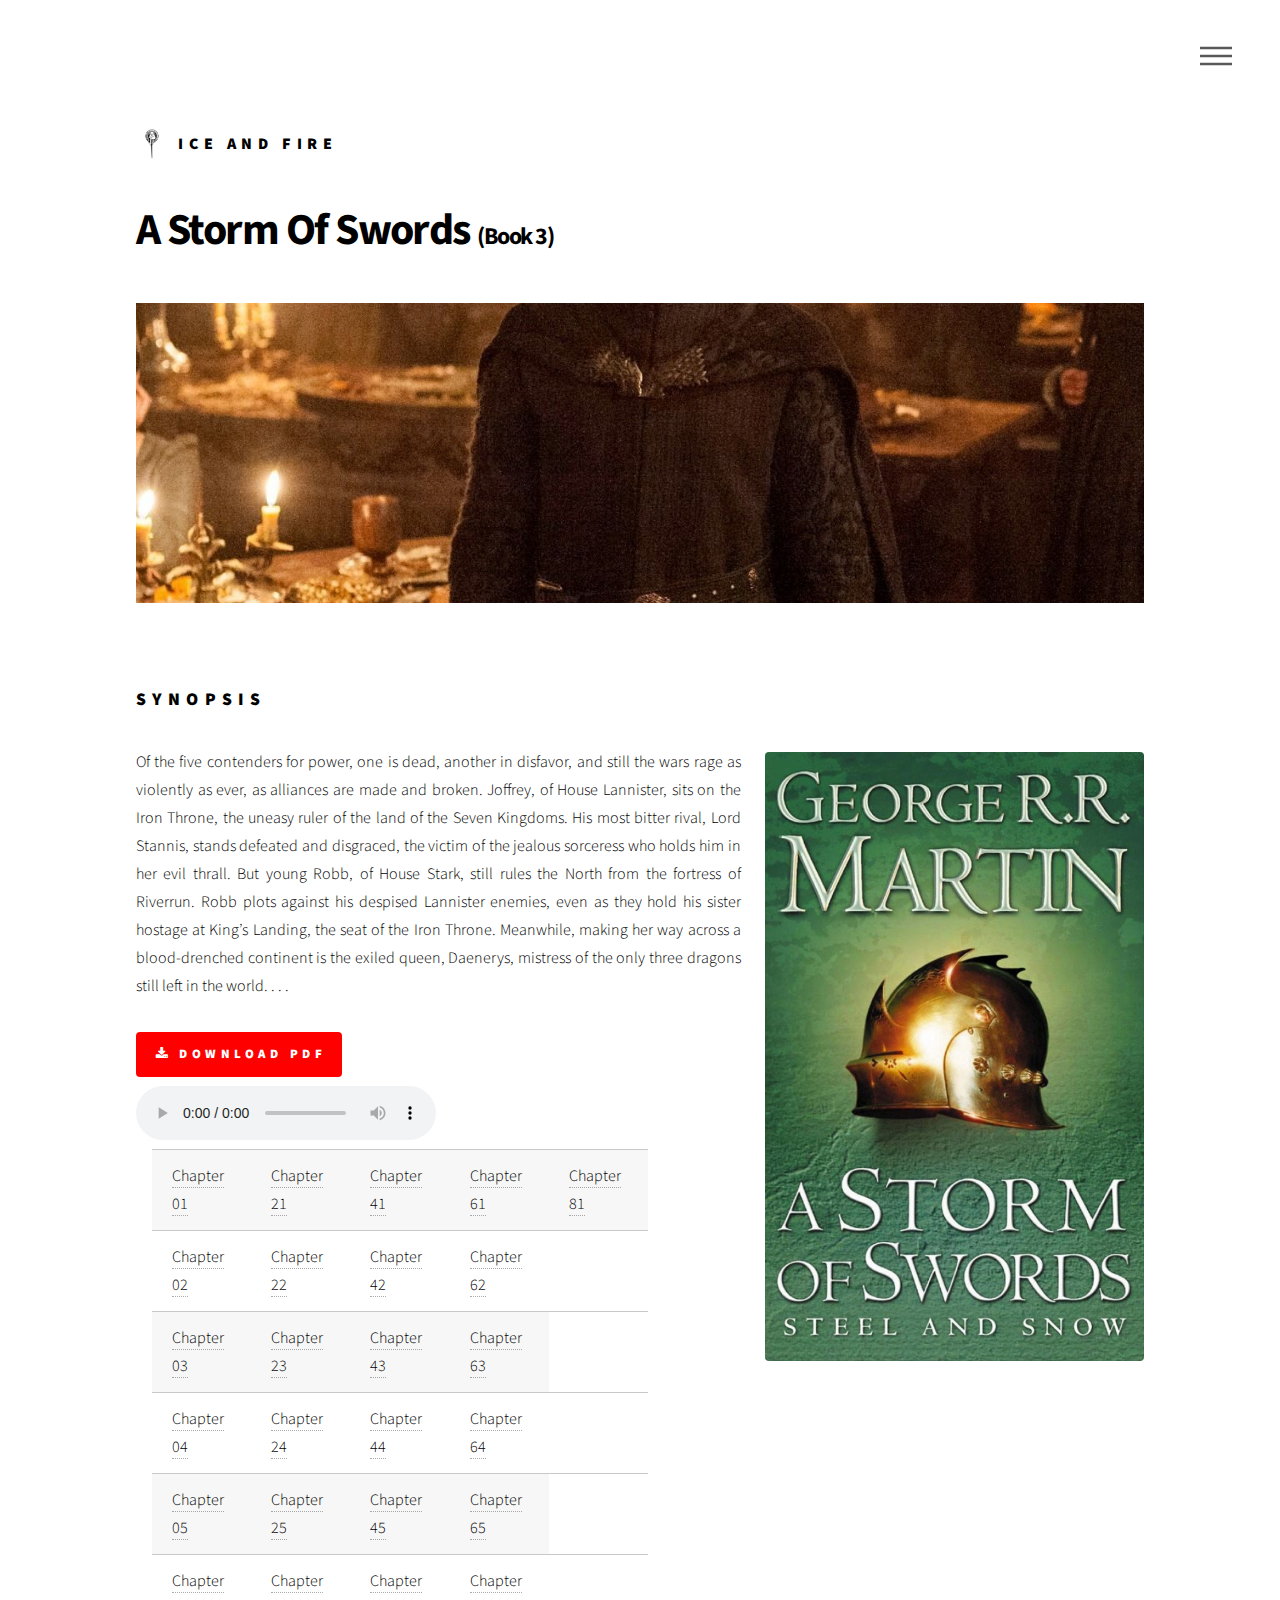
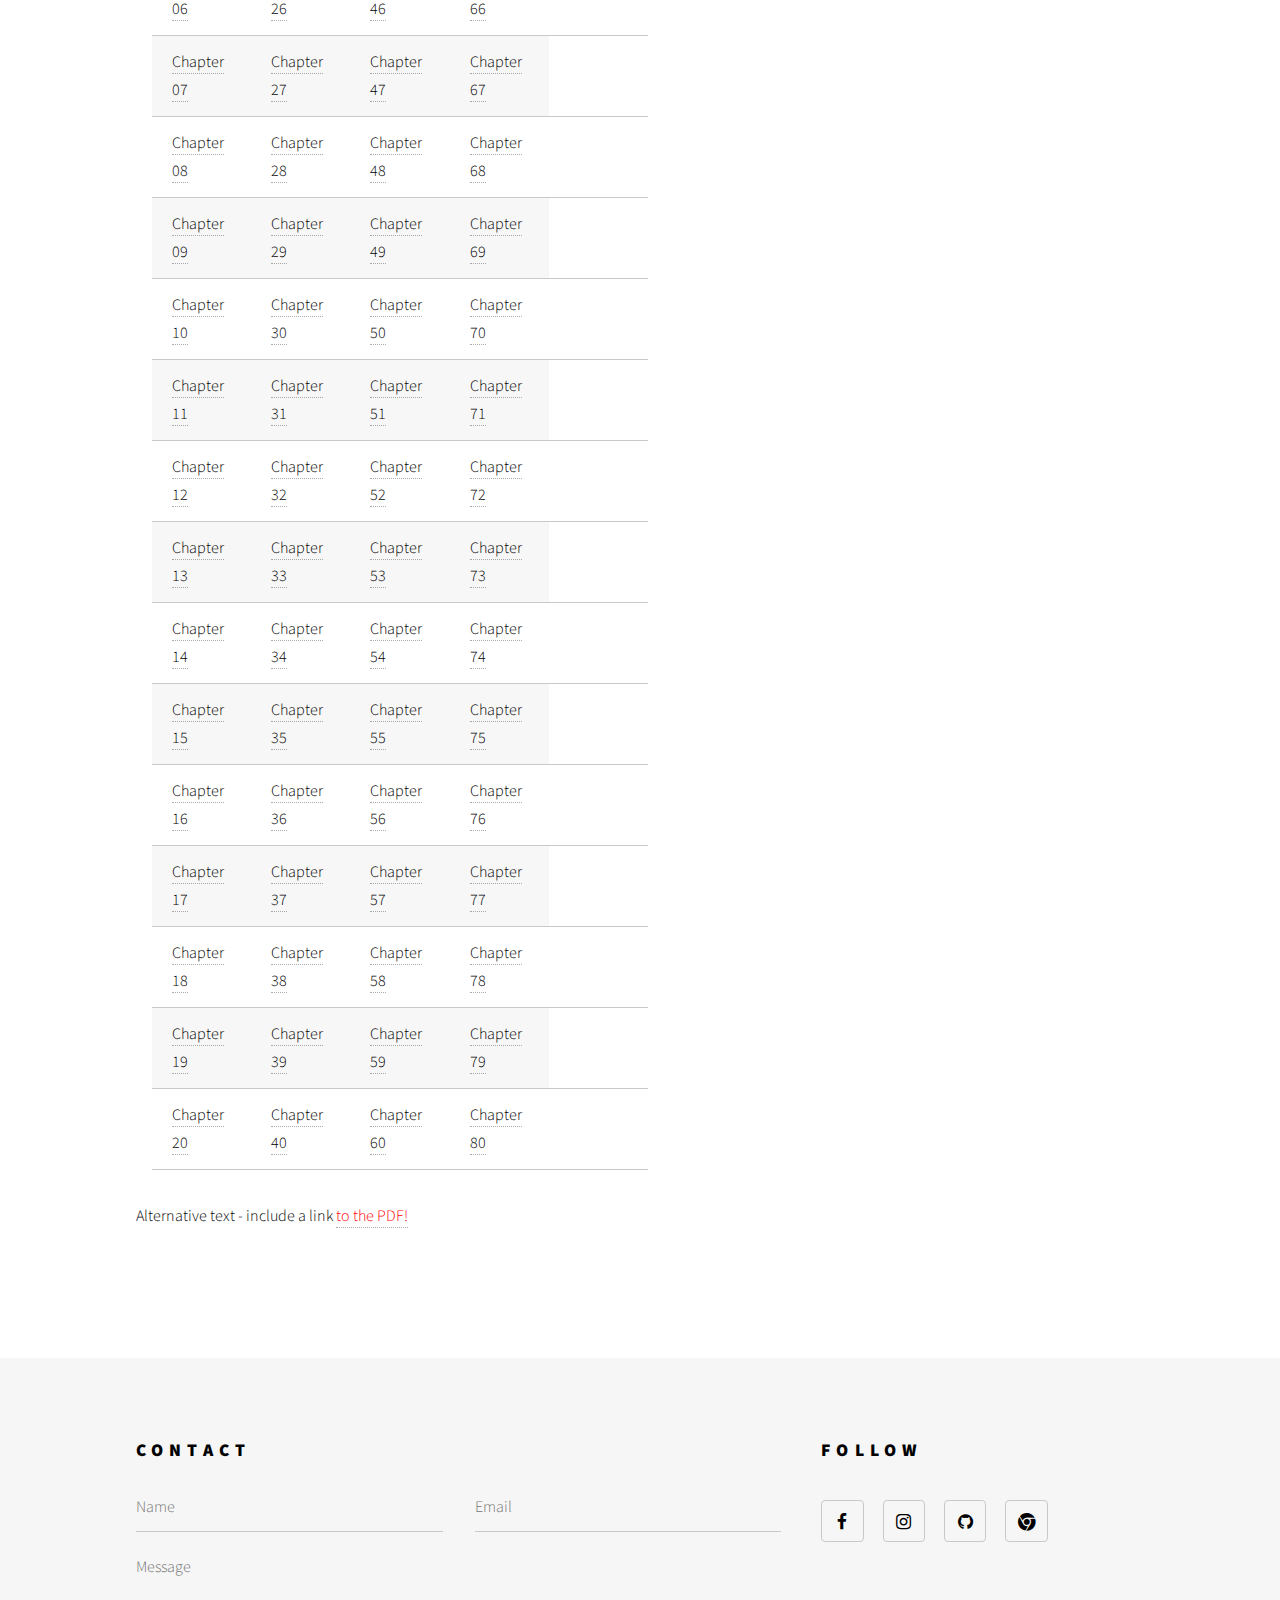
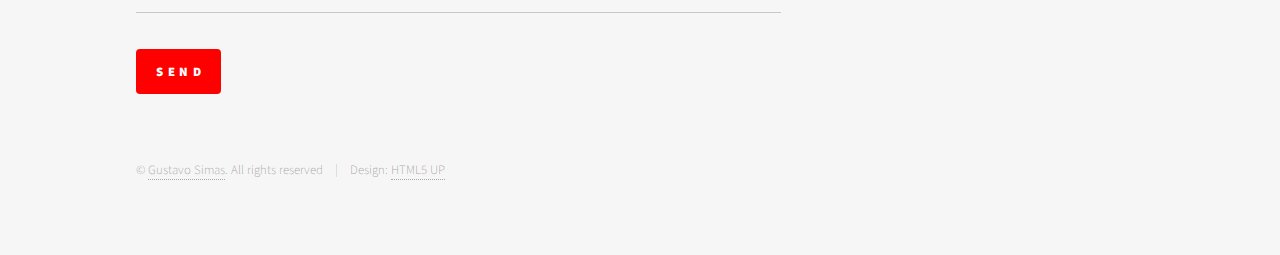
<file: A Storm Of Swords/swords.html>
<!DOCTYPE HTML>
<!--
	Phantom by HTML5 UP
	html5up.net | @ajlkn
	Free for personal and commercial use under the CCA 3.0 license (html5up.net/license)
-->
<html>
<head>
	<title>Ice and Fire</title>

	<link rel="shortcut icon" href="../images/favicon.ico">


	<meta charset="utf-8" />
	<meta name="viewport" content="width=device-width, initial-scale=1" />
	<!--[if lte IE 8]><script src="assets/js/ie/html5shiv.js"></script><![endif]-->
	<link rel="stylesheet" href="../assets/css/main.css" />
	<!--[if lte IE 9]><link rel="stylesheet" href="assets/css/ie9.css" /><![endif]-->
	<!--[if lte IE 8]><link rel="stylesheet" href="assets/css/ie8.css" /><![endif]-->

	<style>
	#playlist{
		list-style: none;
	}
	#playlist li a{
		color:black;
		text-decoration: none;
	}
	#playlist .current-song a{
		color:blue;
	}
</style>


</head>
<body>
	<!-- Wrapper -->
	<div id="wrapper">

		<!-- Header -->
		<header id="header">
			<div class="inner">

				<!-- Logo -->
				<a href="../index.html" class="logo">
					<span class="symbol"><img src="../images/hand.png" alt="" /></span><span class="title">Ice and Fire</span>
				</a>

				<!-- Nav -->
				<nav>
					<ul>
						<li><a href="#menu">Menu</a></li>
					</ul>
				</nav>

			</div>
		</header>

		<!-- Menu -->
		<nav id="menu">
			<h2>Menu</h2>
			<ul>
				<li><a href="../index.html">Home</a></li>
				<li><a href="../info.html">Info</a></li>
			</ul>
		</nav>

		<!-- Main -->
		<div id="main">
			<div class="inner">
				<h1>A Storm Of Swords <font size="5px">(Book 3)</font></h1>

				<style>
				.parallax { 
					/* The image used */
					background-image: url("swordsphoto.jpg");

					/* Set a specific height */
					height: 300px; 

					/* Create the parallax scrolling effect */
					background-attachment: fixed;
					background-position: center;
					background-repeat: no-repeat;
					background-size: cover;
				}
			</style>

			<!-- Container element -->
			<div class="parallax"></div>
			<br><br><br>

				<h2>Synopsis</h2>
				<p align="justify"><span class="image right"><a href="A Storm Of Swords.pdf" target="_blank"><img src="swordscover.jpg" alt="" /></a></span>Of the five contenders for power, one is dead, another in disfavor, and still the wars rage as violently as ever, as alliances are made and broken. Joffrey, of House Lannister, sits on the Iron Throne, the uneasy ruler of the land of the Seven Kingdoms. His most bitter rival, Lord Stannis, stands defeated and disgraced, the victim of the jealous sorceress who holds him in her evil thrall. But young Robb, of House Stark, still rules the North from the fortress of Riverrun. Robb plots against his despised Lannister enemies, even as they hold his sister hostage at King’s Landing, the seat of the Iron Throne. Meanwhile, making her way across a blood-drenched continent is the exiled queen, Daenerys, mistress of the only three dragons still left in the world. . . .</p>


				<a href="A Storm Of Swords.pdf" target="_blank" class="button special icon fa-download">Download PDF</a>
				<br>
				<audio autostart="0" autoplay="false" type="audio/mpeg" src="" controls id="audioPlayer">
					Sorry, your browser doesn't support html5!
				</audio>
				<ul id="playlist">
					<li class="current-song"><a href=""></a></li>
					<table style="width:50%">
						<tr>
							<td><li><a href="A Storm of Swords  Chapter - 01.mp3">Chapter 01</a></td>
							<td><li><a href="A Storm of Swords  Chapter - 21.mp3">Chapter 21</a></li></td>
							<td><li><a href="A Storm of Swords  Chapter - 41.mp3">Chapter 41</a></li></td>
							<td><li><a href="A Storm of Swords  Chapter - 61.mp3">Chapter 61</a></li></td>
							<td><li><a href="A Storm of Swords  Chapter - 81.mp3">Chapter 81</a></li></td>
						</tr>
						<tr>
							<td><li><a href="A Storm of Swords  Chapter - 02.mp3">Chapter 02</a></td>
							<td><li><a href="A Storm of Swords  Chapter - 22.mp3">Chapter 22</a></li></td>
							<td><li><a href="A Storm of Swords  Chapter - 42.mp3">Chapter 42</a></li></td>
							<td><li><a href="A Storm of Swords  Chapter - 62.mp3">Chapter 62</a></li></td>
						</tr>
						<tr>
							<td><li><a href="A Storm of Swords  Chapter - 03.mp3">Chapter 03</a></td>
							<td><li><a href="A Storm of Swords  Chapter - 23.mp3">Chapter 23</a></li></td>
							<td><li><a href="A Storm of Swords  Chapter - 43.mp3">Chapter 43</a></li></td>
							<td><li><a href="A Storm of Swords  Chapter - 63.mp3">Chapter 63</a></li></td>
						</tr>
						<tr>
							<td><li><a href="A Storm of Swords  Chapter - 04.mp3">Chapter 04</a></td>
							<td><li><a href="A Storm of Swords  Chapter - 24.mp3">Chapter 24</a></li></td>
							<td><li><a href="A Storm of Swords  Chapter - 44.mp3">Chapter 44</a></li></td>
							<td><li><a href="A Storm of Swords  Chapter - 64.mp3">Chapter 64</a></li></td>
						</tr>
						<tr>
							<td><li><a href="A Storm of Swords  Chapter - 05.mp3">Chapter 05</a></td>
							<td><li><a href="A Storm of Swords  Chapter - 25.mp3">Chapter 25</a></li></td>
							<td><li><a href="A Storm of Swords  Chapter - 45.mp3">Chapter 45</a></li></td>
							<td><li><a href="A Storm of Swords  Chapter - 65.mp3">Chapter 65</a></li></td>
						</tr>
						<tr>
							<td><li><a href="A Storm of Swords  Chapter - 06.mp3">Chapter 06</a></td>
							<td><li><a href="A Storm of Swords  Chapter - 26.mp3">Chapter 26</a></li></td>
							<td><li><a href="A Storm of Swords  Chapter - 46.mp3">Chapter 46</a></li></td>
							<td><li><a href="A Storm of Swords  Chapter - 66.mp3">Chapter 66</a></li></td>
						</tr>
						<tr>
							<td><li><a href="A Storm of Swords  Chapter - 07.mp3">Chapter 07</a></td>
							<td><li><a href="A Storm of Swords  Chapter - 27.mp3">Chapter 27</a></li></td>
							<td><li><a href="A Storm of Swords  Chapter - 47.mp3">Chapter 47</a></li></td>
							<td><li><a href="A Storm of Swords  Chapter - 67.mp3">Chapter 67</a></li></td>
						</tr>
						<tr>
							<td><li><a href="A Storm of Swords  Chapter - 08.mp3">Chapter 08</a></td>
							<td><li><a href="A Storm of Swords  Chapter - 28.mp3">Chapter 28</a></li></td>
							<td><li><a href="A Storm of Swords  Chapter - 48.mp3">Chapter 48</a></li></td>
							<td><li><a href="A Storm of Swords  Chapter - 68.mp3">Chapter 68</a></li></td>
						</tr>
						<tr>
							<td><li><a href="A Storm of Swords  Chapter - 09.mp3">Chapter 09</a></td>
							<td><li><a href="A Storm of Swords  Chapter - 29.mp3">Chapter 29</a></li></td>
							<td><li><a href="A Storm of Swords  Chapter - 49.mp3">Chapter 49</a></li></td>
							<td><li><a href="A Storm of Swords  Chapter - 69.mp3">Chapter 69</a></li></td>
						</tr>
						<tr>
							<td><li><a href="A Storm of Swords  Chapter - 10.mp3">Chapter 10</a></td>
							<td><li><a href="A Storm of Swords  Chapter - 30.mp3">Chapter 30</a></li></td>
							<td><li><a href="A Storm of Swords  Chapter - 50.mp3">Chapter 50</a></li></td>
							<td><li><a href="A Storm of Swords  Chapter - 70.mp3">Chapter 70</a></li></td>
						</tr>
						<tr>
							<td><li><a href="A Storm of Swords  Chapter - 11.mp3">Chapter 11</a></td>
							<td><li><a href="A Storm of Swords  Chapter - 31.mp3">Chapter 31</a></li></td>
							<td><li><a href="A Storm of Swords  Chapter - 51.mp3">Chapter 51</a></li></td>
							<td><li><a href="A Storm of Swords  Chapter - 71.mp3">Chapter 71</a></li></td>
						</tr>
						<tr>
							<td><li><a href="A Storm of Swords  Chapter - 12.mp3">Chapter 12</a></td>
							<td><li><a href="A Storm of Swords  Chapter - 32.mp3">Chapter 32</a></li></td>
							<td><li><a href="A Storm of Swords  Chapter - 52.mp3">Chapter 52</a></li></td>
							<td><li><a href="A Storm of Swords  Chapter - 72.mp3">Chapter 72</a></li></td>
						</tr>
						<tr>
							<td><li><a href="A Storm of Swords  Chapter - 13.mp3">Chapter 13</a></td>
							<td><li><a href="A Storm of Swords  Chapter - 33.mp3">Chapter 33</a></li></td>
							<td><li><a href="A Storm of Swords  Chapter - 53.mp3">Chapter 53</a></li></td>
							<td><li><a href="A Storm of Swords  Chapter - 73.mp3">Chapter 73</a></li></td>
						</tr>
						<tr>
							<td><li><a href="A Storm of Swords  Chapter - 14.mp3">Chapter 14</a></td>
							<td><li><a href="A Storm of Swords  Chapter - 34.mp3">Chapter 34</a></li></td>
							<td><li><a href="A Storm of Swords  Chapter - 54.mp3">Chapter 54</a></li></td>
							<td><li><a href="A Storm of Swords  Chapter - 74.mp3">Chapter 74</a></li></td>
						</tr>
						<tr>
							<td><li><a href="A Storm of Swords  Chapter - 15.mp3">Chapter 15</a></td>
							<td><li><a href="A Storm of Swords  Chapter - 35.mp3">Chapter 35</a></li></td>
							<td><li><a href="A Storm of Swords  Chapter - 55.mp3">Chapter 55</a></li></td>
							<td><li><a href="A Storm of Swords  Chapter - 75.mp3">Chapter 75</a></li></td>
						</tr>
						<tr>
							<td><li><a href="A Storm of Swords  Chapter - 16.mp3">Chapter 16</a></td>
							<td><li><a href="A Storm of Swords  Chapter - 36.mp3">Chapter 36</a></li></td>
							<td><li><a href="A Storm of Swords  Chapter - 56.mp3">Chapter 56</a></li></td>
							<td><li><a href="A Storm of Swords  Chapter - 76.mp3">Chapter 76</a></li></td>
						</tr>
						<tr>
							<td><li><a href="A Storm of Swords  Chapter - 17.mp3">Chapter 17</a></td>
							<td><li><a href="A Storm of Swords  Chapter - 37.mp3">Chapter 37</a></li></td>
							<td><li><a href="A Storm of Swords  Chapter - 57.mp3">Chapter 57</a></li></td>
							<td><li><a href="A Storm of Swords  Chapter - 77.mp3">Chapter 77</a></li></td>
						</tr>
						<tr>
							<td><li><a href="A Storm of Swords  Chapter - 18.mp3">Chapter 18</a></td>
							<td><li><a href="A Storm of Swords  Chapter - 38.mp3">Chapter 38</a></li></td>
							<td><li><a href="A Storm of Swords  Chapter - 58.mp3">Chapter 58</a></li></td>
							<td><li><a href="A Storm of Swords  Chapter - 78.mp3">Chapter 78</a></li></td>
						</tr>
						<tr>
							<td><li><a href="A Storm of Swords  Chapter - 19.mp3">Chapter 19</a></td>
							<td><li><a href="A Storm of Swords  Chapter - 39.mp3">Chapter 39</a></li></td>
							<td><li><a href="A Storm of Swords  Chapter - 59.mp3">Chapter 59</a></li></td>
							<td><li><a href="A Storm of Swords  Chapter - 79.mp3">Chapter 79</a></li></td>
						</tr>
						<tr>
							<td><li><a href="A Storm of Swords  Chapter - 20.mp3">Chapter 20</a></td>
							<td><li><a href="A Storm of Swords  Chapter - 40.mp3">Chapter 40</a></li></td>
							<td><li><a href="A Storm of Swords  Chapter - 60.mp3">Chapter 60</a></li></td>
							<td><li><a href="A Storm of Swords  Chapter - 80.mp3">Chapter 80</a></li></td>
						</tr>
					
					</table>
				</ul>
				<script src="https://code.jquery.com/jquery-2.2.0.js"></script>
				<script src="../assets/audioPlayer.js"></script>
				<script>
				        // loads the audio player
				        audioPlayer();
				    </script>

				    <object data="A Storm Of Swords.pdf" type="application/pdf" width="100%" height="900px">
				    	<p>Alternative text - include a link <a href="A Storm Of Swords.pdf">to the PDF!</a></p>
				    </object>

				</div>
			</div>

			<!-- Footer -->
			<footer id="footer">
				<div class="inner">
					<section>
						<h2>Contact</h2>
						<form action="https://formspree.io/gustavosimassilva@gmail.com" method="POST">
							<div class="field half first">
								<input type="text" name="Name" id="name" placeholder="Name" />
							</div>
							<div class="field half">
								<input type="email" name="Email" id="email" name="_replyto" placeholder="Email" />
							</div>
							<div class="field">
								<textarea name="Message" id="message" placeholder="Message"></textarea>
							</div>
							<ul class="actions">
								<li><input type="submit" value="Send" class="special" /></li>
							</ul>
						</form>
					</section>
					<section>
						<h2>Follow</h2>
						<ul class="icons">
							<li><a href="http://facebook.com/simasgs" target="_blank" class="icon style2 fa-facebook"><span class="label">Facebook</span></a></li>
							<li><a href="https:/instagram.com/tudoemsimas" target="_blank" class="icon style2 fa-instagram"><span class="label">Instagram</span></a></li>
							<li><a href="https://github.com/GSimas" target="_blank" class="icon style2 fa-github"><span class="label">GitHub</span></a></li>
							<li><a href="http://www.gsimas.github.io/" target="_blank" class="icon style2 fa-chrome"><span class="label">Phone</span></a></li>
						</ul>
					</section>
					<ul class="copyright">
						<li>&copy; <a target="_blank" href="http://gsimas.github.io">Gustavo Simas</a>. All rights reserved</li><li>Design: <a href="http://html5up.net">HTML5 UP</a></li>
					</ul>
				</div>
			</footer>

		</div>

		<!-- Scripts -->
		<script src="../assets/js/jquery.min.js"></script>
		<script src="../assets/js/skel.min.js"></script>
		<script src="../assets/js/util.js"></script>
		<!--[if lte IE 8]><script src="assets/js/ie/respond.min.js"></script><![endif]-->
		<script src="../assets/js/main.js"></script>

	</body>
	</html>
</file>
<file: assets/css/ie9.css>
/*
	Phantom by HTML5 UP
	html5up.net | @ajlkn
	Free for personal and commercial use under the CCA 3.0 license (html5up.net/license)
*/

/* Tiles */

	.tiles:after {
		content: '';
		display: block;
		clear: both;
	}

	.tiles article {
		float: left;
	}

		.tiles article > a {
			padding-top: 50%;
			margin-top: -1.75em;
		}

		body:not(.is-touch) .tiles article:hover > .image {
			-moz-transform: none;
			-webkit-transform: none;
			-ms-transform: none;
			transform: none;
		}

/* Footer */

	#footer > .inner section {
		float: left;
	}

	#footer > .inner .copyright {
		clear: both;
		padding-top: 4em;
	}
</file>
<file: assets/css/ie8.css>
/*
	Phantom by HTML5 UP
	html5up.net | @ajlkn
	Free for personal and commercial use under the CCA 3.0 license (html5up.net/license)
*/

/* Form */

	form .field {
		float: none !important;
		width: 100% !important;
		padding-left: 0 !important;
	}

/* Button */

	input[type="submit"],
	input[type="reset"],
	input[type="button"],
	button,
	.button {
		border: solid 2px #585858 !important;
	}

		input[type="submit"]:hover,
		input[type="reset"]:hover,
		input[type="button"]:hover,
		button:hover,
		.button:hover {
			border-color: #f2849e !important;
		}

		input[type="submit"].special,
		input[type="reset"].special,
		input[type="button"].special,
		button.special,
		.button.special {
			border: none !important;
		}

/* Tiles */

	.tiles article > .image:before, .tiles article > .image:after {
		display: none;
	}

/* Header */

	#header .logo .symbol {
		display: none;
	}

	#header nav ul li a[href="#menu"] {
		text-indent: 0;
		width: auto;
		font-size: 0.8em;
	}

		#header nav ul li a[href="#menu"]:before, #header nav ul li a[href="#menu"]:after {
			display: none;
		}

/* Footer */

	#footer > .inner section {
		width: 50%;
		margin-left: 3em;
	}

		#footer > .inner section:first-child {
			margin-left: 0;
			width: 40%;
		}
</file>
<file: assets/css/main.css>
@import url(font-awesome.min.css);
@import url("https://fonts.googleapis.com/css?family=Source+Sans+Pro:300,700,900");

/*
	Phantom by HTML5 UP
	html5up.net | @ajlkn
	Free for personal and commercial use under the CCA 3.0 license (html5up.net/license)
*/

/* Reset */

	html, body, div, span, applet, object, iframe, h1, h2, h3, h4, h5, h6, p, blockquote, pre, a, abbr, acronym, address, big, cite, code, del, dfn, em, img, ins, kbd, q, s, samp, small, strike, strong, sub, sup, tt, var, b, u, i, center, dl, dt, dd, ol, ul, li, fieldset, form, label, legend, table, caption, tbody, tfoot, thead, tr, th, td, article, aside, canvas, details, embed, figure, figcaption, footer, header, hgroup, menu, nav, output, ruby, section, summary, time, mark, audio, video {
		margin: 0;
		padding: 0;
		border: 0;
		font-size: 100%;
		font: inherit;
		vertical-align: baseline;
	}

	article, aside, details, figcaption, figure, footer, header, hgroup, menu, nav, section {
		display: block;
	}

	body {
		line-height: 1;
	}

	ol, ul {
		list-style: none;
	}

	blockquote, q {
		quotes: none;
	}

	blockquote:before, blockquote:after, q:before, q:after {
		content: '';
		content: none;
	}

	table {
		border-collapse: collapse;
		border-spacing: 0;
	}

	body {
		-webkit-text-size-adjust: none;
	}

/* Box Model */

	*, *:before, *:after {
		-moz-box-sizing: border-box;
		-webkit-box-sizing: border-box;
		box-sizing: border-box;
	}

/* Grid */

	.row {
		border-bottom: solid 1px transparent;
		-moz-box-sizing: border-box;
		-webkit-box-sizing: border-box;
		box-sizing: border-box;
	}

	.row > * {
		float: left;
		-moz-box-sizing: border-box;
		-webkit-box-sizing: border-box;
		box-sizing: border-box;
	}

	.row:after, .row:before {
		content: '';
		display: block;
		clear: both;
		height: 0;
	}

	.row.uniform > * > :first-child {
		margin-top: 0;
	}

	.row.uniform > * > :last-child {
		margin-bottom: 0;
	}

	.row.\30 \25 > * {
		padding: 0 0 0 0em;
	}

	.row.\30 \25 {
		margin: 0 0 -1px 0em;
	}

	.row.uniform.\30 \25 > * {
		padding: 0em 0 0 0em;
	}

	.row.uniform.\30 \25 {
		margin: 0em 0 -1px 0em;
	}

	.row > * {
		padding: 0 0 0 2em;
	}

	.row {
		margin: 0 0 -1px -2em;
	}

	.row.uniform > * {
		padding: 2em 0 0 2em;
	}

	.row.uniform {
		margin: -2em 0 -1px -2em;
	}

	.row.\32 00\25 > * {
		padding: 0 0 0 4em;
	}

	.row.\32 00\25 {
		margin: 0 0 -1px -4em;
	}

	.row.uniform.\32 00\25 > * {
		padding: 4em 0 0 4em;
	}

	.row.uniform.\32 00\25 {
		margin: -4em 0 -1px -4em;
	}

	.row.\31 50\25 > * {
		padding: 0 0 0 3em;
	}

	.row.\31 50\25 {
		margin: 0 0 -1px -3em;
	}

	.row.uniform.\31 50\25 > * {
		padding: 3em 0 0 3em;
	}

	.row.uniform.\31 50\25 {
		margin: -3em 0 -1px -3em;
	}

	.row.\35 0\25 > * {
		padding: 0 0 0 1em;
	}

	.row.\35 0\25 {
		margin: 0 0 -1px -1em;
	}

	.row.uniform.\35 0\25 > * {
		padding: 1em 0 0 1em;
	}

	.row.uniform.\35 0\25 {
		margin: -1em 0 -1px -1em;
	}

	.row.\32 5\25 > * {
		padding: 0 0 0 0.5em;
	}

	.row.\32 5\25 {
		margin: 0 0 -1px -0.5em;
	}

	.row.uniform.\32 5\25 > * {
		padding: 0.5em 0 0 0.5em;
	}

	.row.uniform.\32 5\25 {
		margin: -0.5em 0 -1px -0.5em;
	}

	.\31 2u, .\31 2u\24 {
		width: 100%;
		clear: none;
		margin-left: 0;
	}

	.\31 1u, .\31 1u\24 {
		width: 91.6666666667%;
		clear: none;
		margin-left: 0;
	}

	.\31 0u, .\31 0u\24 {
		width: 83.3333333333%;
		clear: none;
		margin-left: 0;
	}

	.\39 u, .\39 u\24 {
		width: 75%;
		clear: none;
		margin-left: 0;
	}

	.\38 u, .\38 u\24 {
		width: 66.6666666667%;
		clear: none;
		margin-left: 0;
	}

	.\37 u, .\37 u\24 {
		width: 58.3333333333%;
		clear: none;
		margin-left: 0;
	}

	.\36 u, .\36 u\24 {
		width: 50%;
		clear: none;
		margin-left: 0;
	}

	.\35 u, .\35 u\24 {
		width: 41.6666666667%;
		clear: none;
		margin-left: 0;
	}

	.\34 u, .\34 u\24 {
		width: 33.3333333333%;
		clear: none;
		margin-left: 0;
	}

	.\33 u, .\33 u\24 {
		width: 25%;
		clear: none;
		margin-left: 0;
	}

	.\32 u, .\32 u\24 {
		width: 16.6666666667%;
		clear: none;
		margin-left: 0;
	}

	.\31 u, .\31 u\24 {
		width: 8.3333333333%;
		clear: none;
		margin-left: 0;
	}

	.\31 2u\24 + *,
	.\31 1u\24 + *,
	.\31 0u\24 + *,
	.\39 u\24 + *,
	.\38 u\24 + *,
	.\37 u\24 + *,
	.\36 u\24 + *,
	.\35 u\24 + *,
	.\34 u\24 + *,
	.\33 u\24 + *,
	.\32 u\24 + *,
	.\31 u\24 + * {
		clear: left;
	}

	.\-11u {
		margin-left: 91.66667%;
	}

	.\-10u {
		margin-left: 83.33333%;
	}

	.\-9u {
		margin-left: 75%;
	}

	.\-8u {
		margin-left: 66.66667%;
	}

	.\-7u {
		margin-left: 58.33333%;
	}

	.\-6u {
		margin-left: 50%;
	}

	.\-5u {
		margin-left: 41.66667%;
	}

	.\-4u {
		margin-left: 33.33333%;
	}

	.\-3u {
		margin-left: 25%;
	}

	.\-2u {
		margin-left: 16.66667%;
	}

	.\-1u {
		margin-left: 8.33333%;
	}

	@media screen and (max-width: 1680px) {

		.row > * {
			padding: 0 0 0 2em;
		}

		.row {
			margin: 0 0 -1px -2em;
		}

		.row.uniform > * {
			padding: 2em 0 0 2em;
		}

		.row.uniform {
			margin: -2em 0 -1px -2em;
		}

		.row.\32 00\25 > * {
			padding: 0 0 0 4em;
		}

		.row.\32 00\25 {
			margin: 0 0 -1px -4em;
		}

		.row.uniform.\32 00\25 > * {
			padding: 4em 0 0 4em;
		}

		.row.uniform.\32 00\25 {
			margin: -4em 0 -1px -4em;
		}

		.row.\31 50\25 > * {
			padding: 0 0 0 3em;
		}

		.row.\31 50\25 {
			margin: 0 0 -1px -3em;
		}

		.row.uniform.\31 50\25 > * {
			padding: 3em 0 0 3em;
		}

		.row.uniform.\31 50\25 {
			margin: -3em 0 -1px -3em;
		}

		.row.\35 0\25 > * {
			padding: 0 0 0 1em;
		}

		.row.\35 0\25 {
			margin: 0 0 -1px -1em;
		}

		.row.uniform.\35 0\25 > * {
			padding: 1em 0 0 1em;
		}

		.row.uniform.\35 0\25 {
			margin: -1em 0 -1px -1em;
		}

		.row.\32 5\25 > * {
			padding: 0 0 0 0.5em;
		}

		.row.\32 5\25 {
			margin: 0 0 -1px -0.5em;
		}

		.row.uniform.\32 5\25 > * {
			padding: 0.5em 0 0 0.5em;
		}

		.row.uniform.\32 5\25 {
			margin: -0.5em 0 -1px -0.5em;
		}

		.\31 2u\28xlarge\29, .\31 2u\24\28xlarge\29 {
			width: 100%;
			clear: none;
			margin-left: 0;
		}

		.\31 1u\28xlarge\29, .\31 1u\24\28xlarge\29 {
			width: 91.6666666667%;
			clear: none;
			margin-left: 0;
		}

		.\31 0u\28xlarge\29, .\31 0u\24\28xlarge\29 {
			width: 83.3333333333%;
			clear: none;
			margin-left: 0;
		}

		.\39 u\28xlarge\29, .\39 u\24\28xlarge\29 {
			width: 75%;
			clear: none;
			margin-left: 0;
		}

		.\38 u\28xlarge\29, .\38 u\24\28xlarge\29 {
			width: 66.6666666667%;
			clear: none;
			margin-left: 0;
		}

		.\37 u\28xlarge\29, .\37 u\24\28xlarge\29 {
			width: 58.3333333333%;
			clear: none;
			margin-left: 0;
		}

		.\36 u\28xlarge\29, .\36 u\24\28xlarge\29 {
			width: 50%;
			clear: none;
			margin-left: 0;
		}

		.\35 u\28xlarge\29, .\35 u\24\28xlarge\29 {
			width: 41.6666666667%;
			clear: none;
			margin-left: 0;
		}

		.\34 u\28xlarge\29, .\34 u\24\28xlarge\29 {
			width: 33.3333333333%;
			clear: none;
			margin-left: 0;
		}

		.\33 u\28xlarge\29, .\33 u\24\28xlarge\29 {
			width: 25%;
			clear: none;
			margin-left: 0;
		}

		.\32 u\28xlarge\29, .\32 u\24\28xlarge\29 {
			width: 16.6666666667%;
			clear: none;
			margin-left: 0;
		}

		.\31 u\28xlarge\29, .\31 u\24\28xlarge\29 {
			width: 8.3333333333%;
			clear: none;
			margin-left: 0;
		}

		.\31 2u\24\28xlarge\29 + *,
		.\31 1u\24\28xlarge\29 + *,
		.\31 0u\24\28xlarge\29 + *,
		.\39 u\24\28xlarge\29 + *,
		.\38 u\24\28xlarge\29 + *,
		.\37 u\24\28xlarge\29 + *,
		.\36 u\24\28xlarge\29 + *,
		.\35 u\24\28xlarge\29 + *,
		.\34 u\24\28xlarge\29 + *,
		.\33 u\24\28xlarge\29 + *,
		.\32 u\24\28xlarge\29 + *,
		.\31 u\24\28xlarge\29 + * {
			clear: left;
		}

		.\-11u\28xlarge\29 {
			margin-left: 91.66667%;
		}

		.\-10u\28xlarge\29 {
			margin-left: 83.33333%;
		}

		.\-9u\28xlarge\29 {
			margin-left: 75%;
		}

		.\-8u\28xlarge\29 {
			margin-left: 66.66667%;
		}

		.\-7u\28xlarge\29 {
			margin-left: 58.33333%;
		}

		.\-6u\28xlarge\29 {
			margin-left: 50%;
		}

		.\-5u\28xlarge\29 {
			margin-left: 41.66667%;
		}

		.\-4u\28xlarge\29 {
			margin-left: 33.33333%;
		}

		.\-3u\28xlarge\29 {
			margin-left: 25%;
		}

		.\-2u\28xlarge\29 {
			margin-left: 16.66667%;
		}

		.\-1u\28xlarge\29 {
			margin-left: 8.33333%;
		}

	}

	@media screen and (max-width: 1280px) {

		.row > * {
			padding: 0 0 0 2em;
		}

		.row {
			margin: 0 0 -1px -2em;
		}

		.row.uniform > * {
			padding: 2em 0 0 2em;
		}

		.row.uniform {
			margin: -2em 0 -1px -2em;
		}

		.row.\32 00\25 > * {
			padding: 0 0 0 4em;
		}

		.row.\32 00\25 {
			margin: 0 0 -1px -4em;
		}

		.row.uniform.\32 00\25 > * {
			padding: 4em 0 0 4em;
		}

		.row.uniform.\32 00\25 {
			margin: -4em 0 -1px -4em;
		}

		.row.\31 50\25 > * {
			padding: 0 0 0 3em;
		}

		.row.\31 50\25 {
			margin: 0 0 -1px -3em;
		}

		.row.uniform.\31 50\25 > * {
			padding: 3em 0 0 3em;
		}

		.row.uniform.\31 50\25 {
			margin: -3em 0 -1px -3em;
		}

		.row.\35 0\25 > * {
			padding: 0 0 0 1em;
		}

		.row.\35 0\25 {
			margin: 0 0 -1px -1em;
		}

		.row.uniform.\35 0\25 > * {
			padding: 1em 0 0 1em;
		}

		.row.uniform.\35 0\25 {
			margin: -1em 0 -1px -1em;
		}

		.row.\32 5\25 > * {
			padding: 0 0 0 0.5em;
		}

		.row.\32 5\25 {
			margin: 0 0 -1px -0.5em;
		}

		.row.uniform.\32 5\25 > * {
			padding: 0.5em 0 0 0.5em;
		}

		.row.uniform.\32 5\25 {
			margin: -0.5em 0 -1px -0.5em;
		}

		.\31 2u\28large\29, .\31 2u\24\28large\29 {
			width: 100%;
			clear: none;
			margin-left: 0;
		}

		.\31 1u\28large\29, .\31 1u\24\28large\29 {
			width: 91.6666666667%;
			clear: none;
			margin-left: 0;
		}

		.\31 0u\28large\29, .\31 0u\24\28large\29 {
			width: 83.3333333333%;
			clear: none;
			margin-left: 0;
		}

		.\39 u\28large\29, .\39 u\24\28large\29 {
			width: 75%;
			clear: none;
			margin-left: 0;
		}

		.\38 u\28large\29, .\38 u\24\28large\29 {
			width: 66.6666666667%;
			clear: none;
			margin-left: 0;
		}

		.\37 u\28large\29, .\37 u\24\28large\29 {
			width: 58.3333333333%;
			clear: none;
			margin-left: 0;
		}

		.\36 u\28large\29, .\36 u\24\28large\29 {
			width: 50%;
			clear: none;
			margin-left: 0;
		}

		.\35 u\28large\29, .\35 u\24\28large\29 {
			width: 41.6666666667%;
			clear: none;
			margin-left: 0;
		}

		.\34 u\28large\29, .\34 u\24\28large\29 {
			width: 33.3333333333%;
			clear: none;
			margin-left: 0;
		}

		.\33 u\28large\29, .\33 u\24\28large\29 {
			width: 25%;
			clear: none;
			margin-left: 0;
		}

		.\32 u\28large\29, .\32 u\24\28large\29 {
			width: 16.6666666667%;
			clear: none;
			margin-left: 0;
		}

		.\31 u\28large\29, .\31 u\24\28large\29 {
			width: 8.3333333333%;
			clear: none;
			margin-left: 0;
		}

		.\31 2u\24\28large\29 + *,
		.\31 1u\24\28large\29 + *,
		.\31 0u\24\28large\29 + *,
		.\39 u\24\28large\29 + *,
		.\38 u\24\28large\29 + *,
		.\37 u\24\28large\29 + *,
		.\36 u\24\28large\29 + *,
		.\35 u\24\28large\29 + *,
		.\34 u\24\28large\29 + *,
		.\33 u\24\28large\29 + *,
		.\32 u\24\28large\29 + *,
		.\31 u\24\28large\29 + * {
			clear: left;
		}

		.\-11u\28large\29 {
			margin-left: 91.66667%;
		}

		.\-10u\28large\29 {
			margin-left: 83.33333%;
		}

		.\-9u\28large\29 {
			margin-left: 75%;
		}

		.\-8u\28large\29 {
			margin-left: 66.66667%;
		}

		.\-7u\28large\29 {
			margin-left: 58.33333%;
		}

		.\-6u\28large\29 {
			margin-left: 50%;
		}

		.\-5u\28large\29 {
			margin-left: 41.66667%;
		}

		.\-4u\28large\29 {
			margin-left: 33.33333%;
		}

		.\-3u\28large\29 {
			margin-left: 25%;
		}

		.\-2u\28large\29 {
			margin-left: 16.66667%;
		}

		.\-1u\28large\29 {
			margin-left: 8.33333%;
		}

	}

	@media screen and (max-width: 980px) {

		.row > * {
			padding: 0 0 0 1.5em;
		}

		.row {
			margin: 0 0 -1px -1.5em;
		}

		.row.uniform > * {
			padding: 1.5em 0 0 1.5em;
		}

		.row.uniform {
			margin: -1.5em 0 -1px -1.5em;
		}

		.row.\32 00\25 > * {
			padding: 0 0 0 3em;
		}

		.row.\32 00\25 {
			margin: 0 0 -1px -3em;
		}

		.row.uniform.\32 00\25 > * {
			padding: 3em 0 0 3em;
		}

		.row.uniform.\32 00\25 {
			margin: -3em 0 -1px -3em;
		}

		.row.\31 50\25 > * {
			padding: 0 0 0 2.25em;
		}

		.row.\31 50\25 {
			margin: 0 0 -1px -2.25em;
		}

		.row.uniform.\31 50\25 > * {
			padding: 2.25em 0 0 2.25em;
		}

		.row.uniform.\31 50\25 {
			margin: -2.25em 0 -1px -2.25em;
		}

		.row.\35 0\25 > * {
			padding: 0 0 0 0.75em;
		}

		.row.\35 0\25 {
			margin: 0 0 -1px -0.75em;
		}

		.row.uniform.\35 0\25 > * {
			padding: 0.75em 0 0 0.75em;
		}

		.row.uniform.\35 0\25 {
			margin: -0.75em 0 -1px -0.75em;
		}

		.row.\32 5\25 > * {
			padding: 0 0 0 0.375em;
		}

		.row.\32 5\25 {
			margin: 0 0 -1px -0.375em;
		}

		.row.uniform.\32 5\25 > * {
			padding: 0.375em 0 0 0.375em;
		}

		.row.uniform.\32 5\25 {
			margin: -0.375em 0 -1px -0.375em;
		}

		.\31 2u\28medium\29, .\31 2u\24\28medium\29 {
			width: 100%;
			clear: none;
			margin-left: 0;
		}

		.\31 1u\28medium\29, .\31 1u\24\28medium\29 {
			width: 91.6666666667%;
			clear: none;
			margin-left: 0;
		}

		.\31 0u\28medium\29, .\31 0u\24\28medium\29 {
			width: 83.3333333333%;
			clear: none;
			margin-left: 0;
		}

		.\39 u\28medium\29, .\39 u\24\28medium\29 {
			width: 75%;
			clear: none;
			margin-left: 0;
		}

		.\38 u\28medium\29, .\38 u\24\28medium\29 {
			width: 66.6666666667%;
			clear: none;
			margin-left: 0;
		}

		.\37 u\28medium\29, .\37 u\24\28medium\29 {
			width: 58.3333333333%;
			clear: none;
			margin-left: 0;
		}

		.\36 u\28medium\29, .\36 u\24\28medium\29 {
			width: 50%;
			clear: none;
			margin-left: 0;
		}

		.\35 u\28medium\29, .\35 u\24\28medium\29 {
			width: 41.6666666667%;
			clear: none;
			margin-left: 0;
		}

		.\34 u\28medium\29, .\34 u\24\28medium\29 {
			width: 33.3333333333%;
			clear: none;
			margin-left: 0;
		}

		.\33 u\28medium\29, .\33 u\24\28medium\29 {
			width: 25%;
			clear: none;
			margin-left: 0;
		}

		.\32 u\28medium\29, .\32 u\24\28medium\29 {
			width: 16.6666666667%;
			clear: none;
			margin-left: 0;
		}

		.\31 u\28medium\29, .\31 u\24\28medium\29 {
			width: 8.3333333333%;
			clear: none;
			margin-left: 0;
		}

		.\31 2u\24\28medium\29 + *,
		.\31 1u\24\28medium\29 + *,
		.\31 0u\24\28medium\29 + *,
		.\39 u\24\28medium\29 + *,
		.\38 u\24\28medium\29 + *,
		.\37 u\24\28medium\29 + *,
		.\36 u\24\28medium\29 + *,
		.\35 u\24\28medium\29 + *,
		.\34 u\24\28medium\29 + *,
		.\33 u\24\28medium\29 + *,
		.\32 u\24\28medium\29 + *,
		.\31 u\24\28medium\29 + * {
			clear: left;
		}

		.\-11u\28medium\29 {
			margin-left: 91.66667%;
		}

		.\-10u\28medium\29 {
			margin-left: 83.33333%;
		}

		.\-9u\28medium\29 {
			margin-left: 75%;
		}

		.\-8u\28medium\29 {
			margin-left: 66.66667%;
		}

		.\-7u\28medium\29 {
			margin-left: 58.33333%;
		}

		.\-6u\28medium\29 {
			margin-left: 50%;
		}

		.\-5u\28medium\29 {
			margin-left: 41.66667%;
		}

		.\-4u\28medium\29 {
			margin-left: 33.33333%;
		}

		.\-3u\28medium\29 {
			margin-left: 25%;
		}

		.\-2u\28medium\29 {
			margin-left: 16.66667%;
		}

		.\-1u\28medium\29 {
			margin-left: 8.33333%;
		}

	}

	@media screen and (max-width: 736px) {

		.row > * {
			padding: 0 0 0 1em;
		}

		.row {
			margin: 0 0 -1px -1em;
		}

		.row.uniform > * {
			padding: 1em 0 0 1em;
		}

		.row.uniform {
			margin: -1em 0 -1px -1em;
		}

		.row.\32 00\25 > * {
			padding: 0 0 0 2em;
		}

		.row.\32 00\25 {
			margin: 0 0 -1px -2em;
		}

		.row.uniform.\32 00\25 > * {
			padding: 2em 0 0 2em;
		}

		.row.uniform.\32 00\25 {
			margin: -2em 0 -1px -2em;
		}

		.row.\31 50\25 > * {
			padding: 0 0 0 1.5em;
		}

		.row.\31 50\25 {
			margin: 0 0 -1px -1.5em;
		}

		.row.uniform.\31 50\25 > * {
			padding: 1.5em 0 0 1.5em;
		}

		.row.uniform.\31 50\25 {
			margin: -1.5em 0 -1px -1.5em;
		}

		.row.\35 0\25 > * {
			padding: 0 0 0 0.5em;
		}

		.row.\35 0\25 {
			margin: 0 0 -1px -0.5em;
		}

		.row.uniform.\35 0\25 > * {
			padding: 0.5em 0 0 0.5em;
		}

		.row.uniform.\35 0\25 {
			margin: -0.5em 0 -1px -0.5em;
		}

		.row.\32 5\25 > * {
			padding: 0 0 0 0.25em;
		}

		.row.\32 5\25 {
			margin: 0 0 -1px -0.25em;
		}

		.row.uniform.\32 5\25 > * {
			padding: 0.25em 0 0 0.25em;
		}

		.row.uniform.\32 5\25 {
			margin: -0.25em 0 -1px -0.25em;
		}

		.\31 2u\28small\29, .\31 2u\24\28small\29 {
			width: 100%;
			clear: none;
			margin-left: 0;
		}

		.\31 1u\28small\29, .\31 1u\24\28small\29 {
			width: 91.6666666667%;
			clear: none;
			margin-left: 0;
		}

		.\31 0u\28small\29, .\31 0u\24\28small\29 {
			width: 83.3333333333%;
			clear: none;
			margin-left: 0;
		}

		.\39 u\28small\29, .\39 u\24\28small\29 {
			width: 75%;
			clear: none;
			margin-left: 0;
		}

		.\38 u\28small\29, .\38 u\24\28small\29 {
			width: 66.6666666667%;
			clear: none;
			margin-left: 0;
		}

		.\37 u\28small\29, .\37 u\24\28small\29 {
			width: 58.3333333333%;
			clear: none;
			margin-left: 0;
		}

		.\36 u\28small\29, .\36 u\24\28small\29 {
			width: 50%;
			clear: none;
			margin-left: 0;
		}

		.\35 u\28small\29, .\35 u\24\28small\29 {
			width: 41.6666666667%;
			clear: none;
			margin-left: 0;
		}

		.\34 u\28small\29, .\34 u\24\28small\29 {
			width: 33.3333333333%;
			clear: none;
			margin-left: 0;
		}

		.\33 u\28small\29, .\33 u\24\28small\29 {
			width: 25%;
			clear: none;
			margin-left: 0;
		}

		.\32 u\28small\29, .\32 u\24\28small\29 {
			width: 16.6666666667%;
			clear: none;
			margin-left: 0;
		}

		.\31 u\28small\29, .\31 u\24\28small\29 {
			width: 8.3333333333%;
			clear: none;
			margin-left: 0;
		}

		.\31 2u\24\28small\29 + *,
		.\31 1u\24\28small\29 + *,
		.\31 0u\24\28small\29 + *,
		.\39 u\24\28small\29 + *,
		.\38 u\24\28small\29 + *,
		.\37 u\24\28small\29 + *,
		.\36 u\24\28small\29 + *,
		.\35 u\24\28small\29 + *,
		.\34 u\24\28small\29 + *,
		.\33 u\24\28small\29 + *,
		.\32 u\24\28small\29 + *,
		.\31 u\24\28small\29 + * {
			clear: left;
		}

		.\-11u\28small\29 {
			margin-left: 91.66667%;
		}

		.\-10u\28small\29 {
			margin-left: 83.33333%;
		}

		.\-9u\28small\29 {
			margin-left: 75%;
		}

		.\-8u\28small\29 {
			margin-left: 66.66667%;
		}

		.\-7u\28small\29 {
			margin-left: 58.33333%;
		}

		.\-6u\28small\29 {
			margin-left: 50%;
		}

		.\-5u\28small\29 {
			margin-left: 41.66667%;
		}

		.\-4u\28small\29 {
			margin-left: 33.33333%;
		}

		.\-3u\28small\29 {
			margin-left: 25%;
		}

		.\-2u\28small\29 {
			margin-left: 16.66667%;
		}

		.\-1u\28small\29 {
			margin-left: 8.33333%;
		}

	}

	@media screen and (max-width: 480px) {

		.row > * {
			padding: 0 0 0 1em;
		}

		.row {
			margin: 0 0 -1px -1em;
		}

		.row.uniform > * {
			padding: 1em 0 0 1em;
		}

		.row.uniform {
			margin: -1em 0 -1px -1em;
		}

		.row.\32 00\25 > * {
			padding: 0 0 0 2em;
		}

		.row.\32 00\25 {
			margin: 0 0 -1px -2em;
		}

		.row.uniform.\32 00\25 > * {
			padding: 2em 0 0 2em;
		}

		.row.uniform.\32 00\25 {
			margin: -2em 0 -1px -2em;
		}

		.row.\31 50\25 > * {
			padding: 0 0 0 1.5em;
		}

		.row.\31 50\25 {
			margin: 0 0 -1px -1.5em;
		}

		.row.uniform.\31 50\25 > * {
			padding: 1.5em 0 0 1.5em;
		}

		.row.uniform.\31 50\25 {
			margin: -1.5em 0 -1px -1.5em;
		}

		.row.\35 0\25 > * {
			padding: 0 0 0 0.5em;
		}

		.row.\35 0\25 {
			margin: 0 0 -1px -0.5em;
		}

		.row.uniform.\35 0\25 > * {
			padding: 0.5em 0 0 0.5em;
		}

		.row.uniform.\35 0\25 {
			margin: -0.5em 0 -1px -0.5em;
		}

		.row.\32 5\25 > * {
			padding: 0 0 0 0.25em;
		}

		.row.\32 5\25 {
			margin: 0 0 -1px -0.25em;
		}

		.row.uniform.\32 5\25 > * {
			padding: 0.25em 0 0 0.25em;
		}

		.row.uniform.\32 5\25 {
			margin: -0.25em 0 -1px -0.25em;
		}

		.\31 2u\28xsmall\29, .\31 2u\24\28xsmall\29 {
			width: 100%;
			clear: none;
			margin-left: 0;
		}

		.\31 1u\28xsmall\29, .\31 1u\24\28xsmall\29 {
			width: 91.6666666667%;
			clear: none;
			margin-left: 0;
		}

		.\31 0u\28xsmall\29, .\31 0u\24\28xsmall\29 {
			width: 83.3333333333%;
			clear: none;
			margin-left: 0;
		}

		.\39 u\28xsmall\29, .\39 u\24\28xsmall\29 {
			width: 75%;
			clear: none;
			margin-left: 0;
		}

		.\38 u\28xsmall\29, .\38 u\24\28xsmall\29 {
			width: 66.6666666667%;
			clear: none;
			margin-left: 0;
		}

		.\37 u\28xsmall\29, .\37 u\24\28xsmall\29 {
			width: 58.3333333333%;
			clear: none;
			margin-left: 0;
		}

		.\36 u\28xsmall\29, .\36 u\24\28xsmall\29 {
			width: 50%;
			clear: none;
			margin-left: 0;
		}

		.\35 u\28xsmall\29, .\35 u\24\28xsmall\29 {
			width: 41.6666666667%;
			clear: none;
			margin-left: 0;
		}

		.\34 u\28xsmall\29, .\34 u\24\28xsmall\29 {
			width: 33.3333333333%;
			clear: none;
			margin-left: 0;
		}

		.\33 u\28xsmall\29, .\33 u\24\28xsmall\29 {
			width: 25%;
			clear: none;
			margin-left: 0;
		}

		.\32 u\28xsmall\29, .\32 u\24\28xsmall\29 {
			width: 16.6666666667%;
			clear: none;
			margin-left: 0;
		}

		.\31 u\28xsmall\29, .\31 u\24\28xsmall\29 {
			width: 8.3333333333%;
			clear: none;
			margin-left: 0;
		}

		.\31 2u\24\28xsmall\29 + *,
		.\31 1u\24\28xsmall\29 + *,
		.\31 0u\24\28xsmall\29 + *,
		.\39 u\24\28xsmall\29 + *,
		.\38 u\24\28xsmall\29 + *,
		.\37 u\24\28xsmall\29 + *,
		.\36 u\24\28xsmall\29 + *,
		.\35 u\24\28xsmall\29 + *,
		.\34 u\24\28xsmall\29 + *,
		.\33 u\24\28xsmall\29 + *,
		.\32 u\24\28xsmall\29 + *,
		.\31 u\24\28xsmall\29 + * {
			clear: left;
		}

		.\-11u\28xsmall\29 {
			margin-left: 91.66667%;
		}

		.\-10u\28xsmall\29 {
			margin-left: 83.33333%;
		}

		.\-9u\28xsmall\29 {
			margin-left: 75%;
		}

		.\-8u\28xsmall\29 {
			margin-left: 66.66667%;
		}

		.\-7u\28xsmall\29 {
			margin-left: 58.33333%;
		}

		.\-6u\28xsmall\29 {
			margin-left: 50%;
		}

		.\-5u\28xsmall\29 {
			margin-left: 41.66667%;
		}

		.\-4u\28xsmall\29 {
			margin-left: 33.33333%;
		}

		.\-3u\28xsmall\29 {
			margin-left: 25%;
		}

		.\-2u\28xsmall\29 {
			margin-left: 16.66667%;
		}

		.\-1u\28xsmall\29 {
			margin-left: 8.33333%;
		}

	}

	@media screen and (max-width: 360px) {

		.row > * {
			padding: 0 0 0 1em;
		}

		.row {
			margin: 0 0 -1px -1em;
		}

		.row.uniform > * {
			padding: 1em 0 0 1em;
		}

		.row.uniform {
			margin: -1em 0 -1px -1em;
		}

		.row.\32 00\25 > * {
			padding: 0 0 0 2em;
		}

		.row.\32 00\25 {
			margin: 0 0 -1px -2em;
		}

		.row.uniform.\32 00\25 > * {
			padding: 2em 0 0 2em;
		}

		.row.uniform.\32 00\25 {
			margin: -2em 0 -1px -2em;
		}

		.row.\31 50\25 > * {
			padding: 0 0 0 1.5em;
		}

		.row.\31 50\25 {
			margin: 0 0 -1px -1.5em;
		}

		.row.uniform.\31 50\25 > * {
			padding: 1.5em 0 0 1.5em;
		}

		.row.uniform.\31 50\25 {
			margin: -1.5em 0 -1px -1.5em;
		}

		.row.\35 0\25 > * {
			padding: 0 0 0 0.5em;
		}

		.row.\35 0\25 {
			margin: 0 0 -1px -0.5em;
		}

		.row.uniform.\35 0\25 > * {
			padding: 0.5em 0 0 0.5em;
		}

		.row.uniform.\35 0\25 {
			margin: -0.5em 0 -1px -0.5em;
		}

		.row.\32 5\25 > * {
			padding: 0 0 0 0.25em;
		}

		.row.\32 5\25 {
			margin: 0 0 -1px -0.25em;
		}

		.row.uniform.\32 5\25 > * {
			padding: 0.25em 0 0 0.25em;
		}

		.row.uniform.\32 5\25 {
			margin: -0.25em 0 -1px -0.25em;
		}

		.\31 2u\28xxsmall\29, .\31 2u\24\28xxsmall\29 {
			width: 100%;
			clear: none;
			margin-left: 0;
		}

		.\31 1u\28xxsmall\29, .\31 1u\24\28xxsmall\29 {
			width: 91.6666666667%;
			clear: none;
			margin-left: 0;
		}

		.\31 0u\28xxsmall\29, .\31 0u\24\28xxsmall\29 {
			width: 83.3333333333%;
			clear: none;
			margin-left: 0;
		}

		.\39 u\28xxsmall\29, .\39 u\24\28xxsmall\29 {
			width: 75%;
			clear: none;
			margin-left: 0;
		}

		.\38 u\28xxsmall\29, .\38 u\24\28xxsmall\29 {
			width: 66.6666666667%;
			clear: none;
			margin-left: 0;
		}

		.\37 u\28xxsmall\29, .\37 u\24\28xxsmall\29 {
			width: 58.3333333333%;
			clear: none;
			margin-left: 0;
		}

		.\36 u\28xxsmall\29, .\36 u\24\28xxsmall\29 {
			width: 50%;
			clear: none;
			margin-left: 0;
		}

		.\35 u\28xxsmall\29, .\35 u\24\28xxsmall\29 {
			width: 41.6666666667%;
			clear: none;
			margin-left: 0;
		}

		.\34 u\28xxsmall\29, .\34 u\24\28xxsmall\29 {
			width: 33.3333333333%;
			clear: none;
			margin-left: 0;
		}

		.\33 u\28xxsmall\29, .\33 u\24\28xxsmall\29 {
			width: 25%;
			clear: none;
			margin-left: 0;
		}

		.\32 u\28xxsmall\29, .\32 u\24\28xxsmall\29 {
			width: 16.6666666667%;
			clear: none;
			margin-left: 0;
		}

		.\31 u\28xxsmall\29, .\31 u\24\28xxsmall\29 {
			width: 8.3333333333%;
			clear: none;
			margin-left: 0;
		}

		.\31 2u\24\28xxsmall\29 + *,
		.\31 1u\24\28xxsmall\29 + *,
		.\31 0u\24\28xxsmall\29 + *,
		.\39 u\24\28xxsmall\29 + *,
		.\38 u\24\28xxsmall\29 + *,
		.\37 u\24\28xxsmall\29 + *,
		.\36 u\24\28xxsmall\29 + *,
		.\35 u\24\28xxsmall\29 + *,
		.\34 u\24\28xxsmall\29 + *,
		.\33 u\24\28xxsmall\29 + *,
		.\32 u\24\28xxsmall\29 + *,
		.\31 u\24\28xxsmall\29 + * {
			clear: left;
		}

		.\-11u\28xxsmall\29 {
			margin-left: 91.66667%;
		}

		.\-10u\28xxsmall\29 {
			margin-left: 83.33333%;
		}

		.\-9u\28xxsmall\29 {
			margin-left: 75%;
		}

		.\-8u\28xxsmall\29 {
			margin-left: 66.66667%;
		}

		.\-7u\28xxsmall\29 {
			margin-left: 58.33333%;
		}

		.\-6u\28xxsmall\29 {
			margin-left: 50%;
		}

		.\-5u\28xxsmall\29 {
			margin-left: 41.66667%;
		}

		.\-4u\28xxsmall\29 {
			margin-left: 33.33333%;
		}

		.\-3u\28xxsmall\29 {
			margin-left: 25%;
		}

		.\-2u\28xxsmall\29 {
			margin-left: 16.66667%;
		}

		.\-1u\28xxsmall\29 {
			margin-left: 8.33333%;
		}

	}

/* Basic */

	@-ms-viewport {
		width: device-width;
	}

	body {
		-ms-overflow-style: scrollbar;
	}

	@media screen and (max-width: 480px) {

		html, body {
			min-width: 320px;
		}

	}

	body {
		background: #ffffff;
	}

		body.is-loading *, body.is-loading *:before, body.is-loading *:after {
			-moz-animation: none !important;
			-webkit-animation: none !important;
			-ms-animation: none !important;
			animation: none !important;
			-moz-transition: none !important;
			-webkit-transition: none !important;
			-ms-transition: none !important;
			transition: none !important;
		}

/* Type */

	body, input, select, textarea {
		color: #000000;
		font-family: "Source Sans Pro", Helvetica, sans-serif;
		font-size: 16pt;
		font-weight: 300;
		line-height: 1.75;
	}

		@media screen and (max-width: 1680px) {

			body, input, select, textarea {
				font-size: 14pt;
			}

		}

		@media screen and (max-width: 1280px) {

			body, input, select, textarea {
				font-size: 12pt;
			}

		}

	a {
		-moz-transition: border-bottom-color 0.2s ease, color 0.2s ease;
		-webkit-transition: border-bottom-color 0.2s ease, color 0.2s ease;
		-ms-transition: border-bottom-color 0.2s ease, color 0.2s ease;
		transition: border-bottom-color 0.2s ease, color 0.2s ease;
		text-decoration: none;
		color: #ff0000;
		border-bottom: dotted 1px rgba(88, 88, 88, 0.5);
	}

		a:hover {
			border-bottom-color: transparent;
			color: #f2849e !important;
		}

	strong, b {
		font-weight: 900;
	}

	em, i {
		font-style: italic;
	}

	p {
		margin: 0 0 2em 0;
	}

	h1 {
		font-size: 2.75em;
		font-weight: 700;
		line-height: 1.3;
		margin: 0 0 1em 0;
		letter-spacing: -0.035em;
	}

		h1 a {
			color: inherit;
		}

		@media screen and (max-width: 736px) {

			h1 {
				font-size: 2em;
				margin: 0 0 1em 0;
			}

		}

		@media screen and (max-width: 360px) {

			h1 {
				font-size: 1.75em;
			}

		}

	h2, h3, h4, h5, h6 {
		font-weight: 900;
		line-height: 1.5;
		margin: 0 0 2em 0;
		text-transform: uppercase;
		letter-spacing: 0.35em;
	}

		h2 a, h3 a, h4 a, h5 a, h6 a {
			color: inherit;
		}

	h2 {
		font-size: 1.1em;
	}

	h3 {
		font-size: 1em;
	}

	h4 {
		font-size: 0.8em;
	}

	h5 {
		font-size: 0.8em;
	}

	h6 {
		font-size: 0.8em;
	}

	@media screen and (max-width: 980px) {

		h1 br, h2 br, h3 br, h4 br, h5 br, h6 br {
			display: none;
		}

	}

	@media screen and (max-width: 736px) {

		h2 {
			font-size: 1em;
		}

		h3 {
			font-size: 0.8em;
		}

	}

	sub {
		font-size: 0.8em;
		position: relative;
		top: 0.5em;
	}

	sup {
		font-size: 0.8em;
		position: relative;
		top: -0.5em;
	}

	blockquote {
		border-left: solid 4px #c9c9c9;
		font-style: italic;
		margin: 0 0 2em 0;
		padding: 0.5em 0 0.5em 2em;
	}

	code {
		background: rgba(144, 144, 144, 0.075);
		border-radius: 4px;
		border: solid 1px #c9c9c9;
		font-family: "Courier New", monospace;
		font-size: 0.9em;
		margin: 0 0.25em;
		padding: 0.25em 0.65em;
	}

	pre {
		-webkit-overflow-scrolling: touch;
		font-family: "Courier New", monospace;
		font-size: 0.9em;
		margin: 0 0 2em 0;
	}

		pre code {
			display: block;
			line-height: 1.75;
			padding: 1em 1.5em;
			overflow-x: auto;
		}

	hr {
		border: 0;
		border-bottom: solid 1px #c9c9c9;
		margin: 2em 0;
	}

		hr.major {
			margin: 3em 0;
		}

	.align-left {
		text-align: left;
	}

	.align-center {
		text-align: center;
	}

	.align-right {
		text-align: right;
	}

/* Section/Article */

	section.special, article.special {
		text-align: center;
	}

	header p {
		margin-top: -1em;
	}

	@media screen and (max-width: 736px) {

		header p {
			margin-top: 0;
		}

	}

/* Icon */

	.icon {
		text-decoration: none;
		border-bottom: none;
		position: relative;
	}

		.icon:before {
			-moz-osx-font-smoothing: grayscale;
			-webkit-font-smoothing: antialiased;
			font-family: FontAwesome;
			font-style: normal;
			font-weight: normal;
			text-transform: none !important;
		}

		.icon > .label {
			display: none;
		}

		.icon.style2 {
			-moz-transition: background-color 0.2s ease-in-out, color 0.2s ease-in-out, border-color 0.2s ease-in-out;
			-webkit-transition: background-color 0.2s ease-in-out, color 0.2s ease-in-out, border-color 0.2s ease-in-out;
			-ms-transition: background-color 0.2s ease-in-out, color 0.2s ease-in-out, border-color 0.2s ease-in-out;
			transition: background-color 0.2s ease-in-out, color 0.2s ease-in-out, border-color 0.2s ease-in-out;
			background-color: transparent;
			border: solid 1px #c9c9c9;
			border-radius: 4px;
			width: 2.65em;
			height: 2.65em;
			display: inline-block;
			text-align: center;
			line-height: 2.65em;
			color: inherit;
		}

			.icon.style2:before {
				font-size: 1.1em;
			}

			.icon.style2:hover {
				color: #f2849e;
				border-color: #f2849e;
			}

			.icon.style2:active {
				background-color: rgba(242, 132, 158, 0.1);
			}

/* List */

	ol {
		list-style: decimal;
		margin: 0 0 2em 0;
		padding-left: 1.25em;
	}

		ol li {
			padding-left: 0.25em;
		}

	ul {
		list-style: disc;
		margin: 0 0 2em 0;
		padding-left: 1em;
	}

		ul li {
			padding-left: 0.5em;
		}

		ul.alt {
			list-style: none;
			padding-left: 0;
		}

			ul.alt li {
				border-top: solid 1px #c9c9c9;
				padding: 0.5em 0;
			}

				ul.alt li:first-child {
					border-top: 0;
					padding-top: 0;
				}

		ul.icons {
			cursor: default;
			list-style: none;
			padding-left: 0;
			margin: -1em 0 2em -1em;
		}

			ul.icons li {
				display: inline-block;
				padding: 1em 0 0 1em;
			}

		ul.actions {
			cursor: default;
			list-style: none;
			padding-left: 0;
		}

			ul.actions li {
				display: inline-block;
				padding: 0 1em 0 0;
				vertical-align: middle;
			}

				ul.actions li:last-child {
					padding-right: 0;
				}

			ul.actions.small li {
				padding: 0 0.5em 0 0;
			}

			ul.actions.vertical li {
				display: block;
				padding: 1em 0 0 0;
			}

				ul.actions.vertical li:first-child {
					padding-top: 0;
				}

				ul.actions.vertical li > * {
					margin-bottom: 0;
				}

			ul.actions.vertical.small li {
				padding: 0.5em 0 0 0;
			}

				ul.actions.vertical.small li:first-child {
					padding-top: 0;
				}

			ul.actions.fit {
				display: table;
				margin-left: -1em;
				padding: 0;
				table-layout: fixed;
				width: calc(100% + 1em);
			}

				ul.actions.fit li {
					display: table-cell;
					padding: 0 0 0 1em;
				}

					ul.actions.fit li > * {
						margin-bottom: 0;
					}

				ul.actions.fit.small {
					margin-left: -0.5em;
					width: calc(100% + 0.5em);
				}

					ul.actions.fit.small li {
						padding: 0 0 0 0.5em;
					}

			@media screen and (max-width: 480px) {

				ul.actions {
					margin: 0 0 2em 0;
				}

					ul.actions li {
						padding: 1em 0 0 0;
						display: block;
						text-align: center;
						width: 100%;
					}

						ul.actions li:first-child {
							padding-top: 0;
						}

						ul.actions li > * {
							width: 100%;
							margin: 0 !important;
						}

							ul.actions li > *.icon:before {
								margin-left: -2em;
							}

					ul.actions.small li {
						padding: 0.5em 0 0 0;
					}

						ul.actions.small li:first-child {
							padding-top: 0;
						}

			}

	dl {
		margin: 0 0 2em 0;
	}

		dl dt {
			display: block;
			font-weight: 900;
			margin: 0 0 1em 0;
		}

		dl dd {
			margin-left: 2em;
		}

/* Form */

	form {
		margin: -1em 0 2em 0;
	}

		form:after {
			content: '';
			display: block;
			clear: both;
			height: 1px;
		}

		form .field {
			position: relative;
			float: left;
			margin: 0 0 1.3em 0;
			vertical-align: top;
			width: 100%;
		}

		form .half {
			width: calc(50% + 1em) !important;
			padding-left: 2em;
		}

		form .half.first {
			width: calc(50% - 1em) !important;
			padding-left: 0;
		}

		form :last-child {
			margin-bottom: 0;
		}

		form .half:nth-last-child(2) {
			margin-bottom: 0;
		}

		form .actions {
			position: relative;
			clear: both;
			padding-top: 1em;
		}

		@media screen and (max-width: 480px) {

			form .half {
				width: 100% !important;
				padding-left: 0;
			}

			form .half.first {
				width: 100% !important;
				padding-left: 0;
			}

			form .half:nth-last-child(2) {
				margin: 0 0 1.3em 0;
			}

		}

	label {
		display: block;
		font-size: 0.9em;
		font-weight: 900;
		margin: 0 0 1em 0;
	}

	input[type="text"],
	input[type="password"],
	input[type="email"],
	input[type="tel"],
	select,
	textarea {
		-moz-appearance: none;
		-webkit-appearance: none;
		-ms-appearance: none;
		appearance: none;
		background-color: transparent;
		border: none;
		border-radius: 0;
		border-bottom: solid 1px #c9c9c9;
		color: inherit;
		display: block;
		outline: 0;
		padding: 0;
		text-decoration: none;
		width: 100%;
	}

		input[type="text"]:invalid,
		input[type="password"]:invalid,
		input[type="email"]:invalid,
		input[type="tel"]:invalid,
		select:invalid,
		textarea:invalid {
			box-shadow: none;
		}

		input[type="text"]:focus,
		input[type="password"]:focus,
		input[type="email"]:focus,
		input[type="tel"]:focus,
		select:focus,
		textarea:focus {
			border-bottom-color: #f2849e;
			box-shadow: inset 0 -1px 0 0 #f2849e;
		}

	.select-wrapper {
		text-decoration: none;
		display: block;
		position: relative;
	}

		.select-wrapper:before {
			-moz-osx-font-smoothing: grayscale;
			-webkit-font-smoothing: antialiased;
			font-family: FontAwesome;
			font-style: normal;
			font-weight: normal;
			text-transform: none !important;
		}

		.select-wrapper:before {
			color: #c9c9c9;
			content: '\f078';
			display: block;
			height: 3em;
			line-height: 3em;
			pointer-events: none;
			position: absolute;
			right: 0;
			text-align: center;
			top: 0;
			width: 3em;
		}

		.select-wrapper select::-ms-expand {
			display: none;
		}

	input[type="text"],
	input[type="password"],
	input[type="email"],
	select {
		height: 3em;
	}

	textarea {
		padding: 0;
		min-height: 3.75em;
	}

	input[type="checkbox"],
	input[type="radio"] {
		-moz-appearance: none;
		-webkit-appearance: none;
		-ms-appearance: none;
		appearance: none;
		display: block;
		float: left;
		margin-right: -2em;
		opacity: 0;
		width: 1em;
		z-index: -1;
	}

		input[type="checkbox"] + label,
		input[type="radio"] + label {
			text-decoration: none;
			color: #000000;
			cursor: pointer;
			display: inline-block;
			font-size: 1em;
			font-weight: 300;
			padding-left: 2.55em;
			padding-right: 0.75em;
			position: relative;
		}

			input[type="checkbox"] + label:before,
			input[type="radio"] + label:before {
				-moz-osx-font-smoothing: grayscale;
				-webkit-font-smoothing: antialiased;
				font-family: FontAwesome;
				font-style: normal;
				font-weight: normal;
				text-transform: none !important;
			}

			input[type="checkbox"] + label:before,
			input[type="radio"] + label:before {
				border-radius: 4px;
				border: solid 1px #c9c9c9;
				content: '';
				display: inline-block;
				height: 1.8em;
				left: 0;
				line-height: 1.725em;
				position: absolute;
				text-align: center;
				top: 0;
				width: 1.8em;
			}

		input[type="checkbox"]:checked + label:before,
		input[type="radio"]:checked + label:before {
			background: #000000;
			border-color: #000000;
			color: #ffffff;
			content: '\f00c';
		}

		input[type="checkbox"]:focus + label:before,
		input[type="radio"]:focus + label:before {
			border-color: #f2849e;
			box-shadow: 0 0 0 1px #f2849e;
		}

	input[type="checkbox"] + label:before {
		border-radius: 4px;
	}

	input[type="radio"] + label:before {
		border-radius: 100%;
	}

/* Box */

	.box {
		border-radius: 4px;
		border: solid 1px #c9c9c9;
		margin-bottom: 2em;
		padding: 1.5em;
	}

		.box > :last-child,
		.box > :last-child > :last-child,
		.box > :last-child > :last-child > :last-child {
			margin-bottom: 0;
		}

		.box.alt {
			border: 0;
			border-radius: 0;
			padding: 0;
		}

/* Image */

	.image {
		border-radius: 4px;
		border: 0;
		display: inline-block;
		position: relative;
	}

		.image img {
			border-radius: 4px;
			display: block;
		}

		.image.left, .image.right {
			max-width: 40%;
		}

			.image.left img, .image.right img {
				width: 100%;
			}

		.image.left {
			float: left;
			padding: 0 1.5em 1em 0;
			top: 0.25em;
		}

		.image.right {
			float: right;
			padding: 0 0 1em 1.5em;
			top: 0.25em;
		}

		.image.fit {
			display: block;
			margin: 0 0 2em 0;
			width: 100%;
		}

			.image.fit img {
				width: 100%;
			}

		.image.main {
			display: block;
			margin: 0 0 3em 0;
			width: 100%;
		}

			.image.main img {
				width: 100%;
			}

			@media screen and (max-width: 736px) {

				.image.main {
					margin: 0 0 2em 0;
				}

			}

/* Table */

	.table-wrapper {
		-webkit-overflow-scrolling: touch;
		overflow-x: auto;
	}

	table {
		margin: 0 0 2em 0;
		width: 100%;
	}

		table tbody tr {
			border: solid 1px #c9c9c9;
			border-left: 0;
			border-right: 0;
		}

			table tbody tr:nth-child(2n + 1) {
				background-color: rgba(144, 144, 144, 0.075);
			}

		table td {
			padding: 0.75em 0.75em;
		}

		table th {
			font-size: 0.9em;
			font-weight: 900;
			padding: 0 0.75em 0.75em 0.75em;
			text-align: left;
		}

		table thead {
			border-bottom: solid 2px #c9c9c9;
		}

		table tfoot {
			border-top: solid 2px #c9c9c9;
		}

		table.alt {
			border-collapse: separate;
		}

			table.alt tbody tr td {
				border: solid 1px #c9c9c9;
				border-left-width: 0;
				border-top-width: 0;
			}

				table.alt tbody tr td:first-child {
					border-left-width: 1px;
				}

			table.alt tbody tr:first-child td {
				border-top-width: 1px;
			}

			table.alt thead {
				border-bottom: 0;
			}

			table.alt tfoot {
				border-top: 0;
			}

/* Button */

	input[type="submit"],
	input[type="reset"],
	input[type="button"],
	button,
	.button {
		-moz-appearance: none;
		-webkit-appearance: none;
		-ms-appearance: none;
		appearance: none;
		-moz-transition: background-color 0.2s ease-in-out, color 0.2s ease-in-out, box-shadow 0.2s ease-in-out;
		-webkit-transition: background-color 0.2s ease-in-out, color 0.2s ease-in-out, box-shadow 0.2s ease-in-out;
		-ms-transition: background-color 0.2s ease-in-out, color 0.2s ease-in-out, box-shadow 0.2s ease-in-out;
		transition: background-color 0.2s ease-in-out, color 0.2s ease-in-out, box-shadow 0.2s ease-in-out;
		background-color: transparent;
		border-radius: 4px;
		border: 0;
		box-shadow: inset 0 0 0 2px #000000;
		color: #ff0000 !important;
		cursor: pointer;
		display: inline-block;
		font-size: 0.8em;
		font-weight: 900;
		height: 3.5em;
		letter-spacing: 0.35em;
		line-height: 3.45em;
		overflow: hidden;
		padding: 0 1.25em 0 1.6em;
		text-align: center;
		text-decoration: none;
		text-overflow: ellipsis;
		text-transform: uppercase;
		white-space: nowrap;
	}

		input[type="submit"].icon:before,
		input[type="reset"].icon:before,
		input[type="button"].icon:before,
		button.icon:before,
		.button.icon:before {
			margin-right: 0.5em;
		}

		input[type="submit"].fit,
		input[type="reset"].fit,
		input[type="button"].fit,
		button.fit,
		.button.fit {
			display: block;
			margin: 0 0 1em 0;
			width: 100%;
		}

		input[type="submit"]:hover,
		input[type="reset"]:hover,
		input[type="button"]:hover,
		button:hover,
		.button:hover {
			color: #f2849e !important;
			box-shadow: inset 0 0 0 2px #f2849e;
		}

		input[type="submit"]:active,
		input[type="reset"]:active,
		input[type="button"]:active,
		button:active,
		.button:active {
			background-color: rgba(242, 132, 158, 0.1);
		}

		input[type="submit"].small,
		input[type="reset"].small,
		input[type="button"].small,
		button.small,
		.button.small {
			font-size: 0.6em;
		}

		input[type="submit"].big,
		input[type="reset"].big,
		input[type="button"].big,
		button.big,
		.button.big {
			font-size: 1em;
		}

		input[type="submit"].special,
		input[type="reset"].special,
		input[type="button"].special,
		button.special,
		.button.special {
			box-shadow: none;
			background-color: #ff0000;
			color: #ffffff !important;
		}

			input[type="submit"].special:hover,
			input[type="reset"].special:hover,
			input[type="button"].special:hover,
			button.special:hover,
			.button.special:hover {
				background-color: #f2849e;
			}

			input[type="submit"].special:active,
			input[type="reset"].special:active,
			input[type="button"].special:active,
			button.special:active,
			.button.special:active {
				background-color: #ee5f81;
			}

		input[type="submit"].disabled, input[type="submit"]:disabled,
		input[type="reset"].disabled,
		input[type="reset"]:disabled,
		input[type="button"].disabled,
		input[type="button"]:disabled,
		button.disabled,
		button:disabled,
		.button.disabled,
		.button:disabled {
			-moz-pointer-events: none;
			-webkit-pointer-events: none;
			-ms-pointer-events: none;
			pointer-events: none;
			opacity: 0.25;
		}

/* Tiles */

	.tiles {
		display: -moz-flex;
		display: -webkit-flex;
		display: -ms-flex;
		display: flex;
		-moz-flex-wrap: wrap;
		-webkit-flex-wrap: wrap;
		-ms-flex-wrap: wrap;
		flex-wrap: wrap;
		postiion: relative;
		margin: -2.5em 0 0 -2.5em;
	}

		.tiles article {
			-moz-transition: -moz-transform 0.5s ease, opacity 0.5s ease;
			-webkit-transition: -webkit-transform 0.5s ease, opacity 0.5s ease;
			-ms-transition: -ms-transform 0.5s ease, opacity 0.5s ease;
			transition: transform 0.5s ease, opacity 0.5s ease;
			position: relative;
			width: calc(33.33333% - 2.5em);
			margin: 2.5em 0 0 2.5em;
		}

			.tiles article > .image {
				-moz-transition: -moz-transform 0.5s ease;
				-webkit-transition: -webkit-transform 0.5s ease;
				-ms-transition: -ms-transform 0.5s ease;
				transition: transform 0.5s ease;
				position: relative;
				display: block;
				width: 100%;
				border-radius: 4px;
				overflow: hidden;
			}

				.tiles article > .image img {
					display: block;
					width: 100%;
				}

				.tiles article > .image:before {
					-moz-pointer-events: none;
					-webkit-pointer-events: none;
					-ms-pointer-events: none;
					pointer-events: none;
					-moz-transition: background-color 0.5s ease, opacity 0.5s ease;
					-webkit-transition: background-color 0.5s ease, opacity 0.5s ease;
					-ms-transition: background-color 0.5s ease, opacity 0.5s ease;
					transition: background-color 0.5s ease, opacity 0.5s ease;
					content: '';
					display: block;
					position: absolute;
					top: 0;
					left: 0;
					width: 100%;
					height: 100%;
					opacity: 1.0;
					z-index: 1;
					opacity: 0.8;
				}

				.tiles article > .image:after {
					-moz-pointer-events: none;
					-webkit-pointer-events: none;
					-ms-pointer-events: none;
					pointer-events: none;
					-moz-transition: opacity 0.5s ease;
					-webkit-transition: opacity 0.5s ease;
					-ms-transition: opacity 0.5s ease;
					transition: opacity 0.5s ease;
					content: '';
					display: block;
					position: absolute;
					top: 0;
					left: 0;
					width: 100%;
					height: 100%;
					background-image: url("data:image/svg+xml;charset=utf8,%3Csvg xmlns='http://www.w3.org/2000/svg' width='100' height='100' viewBox='0 0 100 100' preserveAspectRatio='none'%3E%3Cstyle%3Eline %7B stroke-width: 0.25px%3B stroke: %23ffffff%3B %7D%3C/style%3E%3Cline x1='0' y1='0' x2='100' y2='100' /%3E%3Cline x1='100' y1='0' x2='0' y2='100' /%3E%3C/svg%3E");
					background-position: center;
					background-repeat: no-repeat;
					background-size: 100% 100%;
					opacity: 0.25;
					z-index: 2;
				}

			.tiles article > a {
				display: -moz-flex;
				display: -webkit-flex;
				display: -ms-flex;
				display: flex;
				-moz-flex-direction: column;
				-webkit-flex-direction: column;
				-ms-flex-direction: column;
				flex-direction: column;
				-moz-align-items: center;
				-webkit-align-items: center;
				-ms-align-items: center;
				align-items: center;
				-moz-justify-content: center;
				-webkit-justify-content: center;
				-ms-justify-content: center;
				justify-content: center;
				-moz-transition: background-color 0.5s ease, -moz-transform 0.5s ease;
				-webkit-transition: background-color 0.5s ease, -webkit-transform 0.5s ease;
				-ms-transition: background-color 0.5s ease, -ms-transform 0.5s ease;
				transition: background-color 0.5s ease, transform 0.5s ease;
				position: absolute;
				top: 0;
				left: 0;
				width: 100%;
				height: 100%;
				padding: 1em;
				border-radius: 4px;
				border-bottom: 0;
				color: #ffffff;
				text-align: center;
				text-decoration: none;
				z-index: 3;
			}

				.tiles article > a > :last-child {
					margin: 0;
				}

				.tiles article > a:hover {
					color: #ffffff !important;
				}

				.tiles article > a h2 {
					margin: 0;
				}

				.tiles article > a .content {
					-moz-transition: max-height 0.5s ease, opacity 0.5s ease;
					-webkit-transition: max-height 0.5s ease, opacity 0.5s ease;
					-ms-transition: max-height 0.5s ease, opacity 0.5s ease;
					transition: max-height 0.5s ease, opacity 0.5s ease;
					width: 100%;
					max-height: 0;
					line-height: 1.5;
					margin-top: 0.35em;
					opacity: 0;
				}

					.tiles article > a .content > :last-child {
						margin-bottom: 0;
					}

			.tiles article.style1 > .image:before {
				background-color: #f2849e;
			}

			.tiles article.style2 > .image:before {
				background-color: #7ecaf6;
			}

			.tiles article.style3 > .image:before {
				background-color: #7bd0c1;
			}

			.tiles article.style4 > .image:before {
				background-color: #c75b9b;
			}

			.tiles article.style5 > .image:before {
				background-color: #ae85ca;
			}

			.tiles article.style6 > .image:before {
				background-color: #8499e7;
			}
			.tiles article.style7 > .image:before {
				background-color: #d3101a;
			}
			.tiles article.style8 > .image:before {
				background-color: #000000;
			}

			body:not(.is-touch) .tiles article:hover > .image {
				-moz-transform: scale(1.1);
				-webkit-transform: scale(1.1);
				-ms-transform: scale(1.1);
				transform: scale(1.1);
			}

				body:not(.is-touch) .tiles article:hover > .image:before {
					background-color: #333333;
					opacity: 0.35;
				}

				body:not(.is-touch) .tiles article:hover > .image:after {
					opacity: 0;
				}

			body:not(.is-touch) .tiles article:hover .content {
				max-height: 15em;
				opacity: 1;
			}

		* + .tiles {
			margin-top: 2em;
		}

		body.is-loading .tiles article {
			-moz-transform: scale(0.9);
			-webkit-transform: scale(0.9);
			-ms-transform: scale(0.9);
			transform: scale(0.9);
			opacity: 0;
		}

		body.is-touch .tiles article .content {
			max-height: 15em;
			opacity: 1;
		}

		@media screen and (max-width: 1280px) {

			.tiles {
				margin: -1.25em 0 0 -1.25em;
			}

				.tiles article {
					width: calc(33.33333% - 1.25em);
					margin: 1.25em 0 0 1.25em;
				}

		}

		@media screen and (max-width: 980px) {

			.tiles {
				margin: -2.5em 0 0 -2.5em;
			}

				.tiles article {
					width: calc(50% - 2.5em);
					margin: 2.5em 0 0 2.5em;
				}

		}

		@media screen and (max-width: 736px) {

			.tiles {
				margin: -1.25em 0 0 -1.25em;
			}

				.tiles article {
					width: calc(50% - 1.25em);
					margin: 1.25em 0 0 1.25em;
				}

					.tiles article:hover > .image {
						-moz-transform: scale(1.0);
						-webkit-transform: scale(1.0);
						-ms-transform: scale(1.0);
						transform: scale(1.0);
					}

		}

		@media screen and (max-width: 480px) {

			.tiles {
				margin: 0;
			}

				.tiles article {
					width: 100%;
					margin: 1.25em 0 0 0;
				}

		}

/* Header */

	#header {
		padding: 8em 0 0.1em 0 ;
	}

		#header .logo {
			display: block;
			border-bottom: 0;
			color: inherit;
			font-weight: 900;
			letter-spacing: 0.35em;
			margin: 0 0 2.5em 0;
			text-decoration: none;
			text-transform: uppercase;
			display: inline-block;
		}

			#header .logo > * {
				display: inline-block;
				vertical-align: middle;
			}

			#header .logo .symbol {
				margin-right: 0.65em;
			}

				#header .logo .symbol img {
					display: block;
					width: 2em;
					height: 2em;
				}

		#header nav {
			position: fixed;
			right: 2em;
			top: 2em;
			z-index: 10000;
		}

			#header nav ul {
				display: -moz-flex;
				display: -webkit-flex;
				display: -ms-flex;
				display: flex;
				-moz-align-items: center;
				-webkit-align-items: center;
				-ms-align-items: center;
				align-items: center;
				list-style: none;
				margin: 0;
				padding: 0;
			}

				#header nav ul li {
					display: block;
					padding: 0;
				}

					#header nav ul li a {
						display: block;
						position: relative;
						height: 3em;
						line-height: 3em;
						padding: 0 1.5em;
						background-color: rgba(255, 255, 255, 0.5);
						border-radius: 4px;
						border: 0;
						font-size: 0.8em;
						font-weight: 900;
						letter-spacing: 0.35em;
						text-transform: uppercase;
					}

					#header nav ul li a[href="#menu"] {
						-webkit-tap-highlight-color: transparent;
						width: 4em;
						text-indent: 4em;
						font-size: 1em;
						overflow: hidden;
						padding: 0;
						white-space: nowrap;
					}

						#header nav ul li a[href="#menu"]:before, #header nav ul li a[href="#menu"]:after {
							-moz-transition: opacity 0.2s ease;
							-webkit-transition: opacity 0.2s ease;
							-ms-transition: opacity 0.2s ease;
							transition: opacity 0.2s ease;
							content: '';
							display: block;
							position: absolute;
							top: 0;
							left: 0;
							width: 100%;
							height: 100%;
							background-position: center;
							background-repeat: no-repeat;
							background-size: 2em 2em;
						}

						#header nav ul li a[href="#menu"]:before {
							background-image: url("data:image/svg+xml;charset=utf8,%3Csvg xmlns='http://www.w3.org/2000/svg' width='100' height='100' viewBox='0 0 100 100' preserveAspectRatio='none'%3E%3Cstyle%3Eline %7B stroke-width: 8px%3B stroke: %23f2849e%3B %7D%3C/style%3E%3Cline x1='0' y1='25' x2='100' y2='25' /%3E%3Cline x1='0' y1='50' x2='100' y2='50' /%3E%3Cline x1='0' y1='75' x2='100' y2='75' /%3E%3C/svg%3E");
							opacity: 0;
						}

						#header nav ul li a[href="#menu"]:after {
							background-image: url("data:image/svg+xml;charset=utf8,%3Csvg xmlns='http://www.w3.org/2000/svg' width='100' height='100' viewBox='0 0 100 100' preserveAspectRatio='none'%3E%3Cstyle%3Eline %7B stroke-width: 8px%3B stroke: %23585858%3B %7D%3C/style%3E%3Cline x1='0' y1='25' x2='100' y2='25' /%3E%3Cline x1='0' y1='50' x2='100' y2='50' /%3E%3Cline x1='0' y1='75' x2='100' y2='75' /%3E%3C/svg%3E");
							opacity: 1;
						}

						#header nav ul li a[href="#menu"]:hover:before {
							opacity: 1;
						}

						#header nav ul li a[href="#menu"]:hover:after {
							opacity: 0;
						}

		@media screen and (max-width: 736px) {

			#header {
				padding: 4em 0 0.1em 0 ;
			}

				#header nav {
					right: 0.5em;
					top: 0.5em;
				}

					#header nav ul li a[href="#menu"]:before, #header nav ul li a[href="#menu"]:after {
						background-size: 1.5em 1.5em;
					}

		}

/* Menu */

	#wrapper {
		-moz-transition: opacity 0.45s ease;
		-webkit-transition: opacity 0.45s ease;
		-ms-transition: opacity 0.45s ease;
		transition: opacity 0.45s ease;
		opacity: 1;
	}

	#menu {
		-moz-transform: translateX(22em);
		-webkit-transform: translateX(22em);
		-ms-transform: translateX(22em);
		transform: translateX(22em);
		-moz-transition: -moz-transform 0.45s ease, visibility 0.45s;
		-webkit-transition: -webkit-transform 0.45s ease, visibility 0.45s;
		-ms-transition: -ms-transform 0.45s ease, visibility 0.45s;
		transition: transform 0.45s ease, visibility 0.45s;
		position: fixed;
		top: 0;
		right: 0;
		width: 22em;
		max-width: 80%;
		height: 100%;
		-webkit-overflow-scrolling: touch;
		background: #ff0000;
		color: #000000;
		cursor: default;
		visibility: hidden;
		z-index: 10002;
	}

		#menu > .inner {
			-moz-transition: opacity 0.45s ease;
			-webkit-transition: opacity 0.45s ease;
			-ms-transition: opacity 0.45s ease;
			transition: opacity 0.45s ease;
			-webkit-overflow-scrolling: touch;
			position: absolute;
			top: 0;
			left: 0;
			width: 100%;
			height: 100%;
			padding: 2.75em;
			opacity: 0;
			overflow-y: auto;
		}

			#menu > .inner > ul {
				list-style: none;
				margin: 0 0 1em 0;
				padding: 0;
			}

				#menu > .inner > ul > li {
					padding: 0;
					border-top: solid 1px rgba(255, 255, 255, 0.15);
				}

					#menu > .inner > ul > li a {
						display: block;
						padding: 1em 0;
						line-height: 1.5;
						border: 0;
						color: inherit;
					}

					#menu > .inner > ul > li:first-child {
						border-top: 0;
						margin-top: -1em;
					}

		#menu > .close {
			-moz-transition: opacity 0.45s ease, -moz-transform 0.45s ease;
			-webkit-transition: opacity 0.45s ease, -webkit-transform 0.45s ease;
			-ms-transition: opacity 0.45s ease, -ms-transform 0.45s ease;
			transition: opacity 0.45s ease, transform 0.45s ease;
			-moz-transform: scale(0.25) rotate(180deg);
			-webkit-transform: scale(0.25) rotate(180deg);
			-ms-transform: scale(0.25) rotate(180deg);
			transform: scale(0.25) rotate(180deg);
			-webkit-tap-highlight-color: transparent;
			display: block;
			position: absolute;
			top: 2em;
			left: -6em;
			width: 6em;
			text-indent: 6em;
			height: 3em;
			border: 0;
			font-size: 1em;
			opacity: 0;
			overflow: hidden;
			padding: 0;
			white-space: nowrap;
		}

			#menu > .close:before, #menu > .close:after {
				-moz-transition: opacity 0.2s ease;
				-webkit-transition: opacity 0.2s ease;
				-ms-transition: opacity 0.2s ease;
				transition: opacity 0.2s ease;
				content: '';
				display: block;
				position: absolute;
				top: 0;
				left: 0;
				width: 100%;
				height: 100%;
				background-position: center;
				background-repeat: no-repeat;
				background-size: 2em 2em;
			}

			#menu > .close:before {
				background-image: url("data:image/svg+xml;charset=utf8,%3Csvg xmlns='http://www.w3.org/2000/svg' width='100' height='100' viewBox='0 0 100 100' preserveAspectRatio='none'%3E%3Cstyle%3Eline %7B stroke-width: 8px%3B stroke: %23f2849e%3B %7D%3C/style%3E%3Cline x1='15' y1='15' x2='85' y2='85' /%3E%3Cline x1='85' y1='15' x2='15' y2='85' /%3E%3C/svg%3E");
				opacity: 0;
			}

			#menu > .close:after {
				background-image: url("data:image/svg+xml;charset=utf8,%3Csvg xmlns='http://www.w3.org/2000/svg' width='100' height='100' viewBox='0 0 100 100' preserveAspectRatio='none'%3E%3Cstyle%3Eline %7B stroke-width: 8px%3B stroke: %23585858%3B %7D%3C/style%3E%3Cline x1='15' y1='15' x2='85' y2='85' /%3E%3Cline x1='85' y1='15' x2='15' y2='85' /%3E%3C/svg%3E");
				opacity: 1;
			}

			#menu > .close:hover:before {
				opacity: 1;
			}

			#menu > .close:hover:after {
				opacity: 0;
			}

		@media screen and (max-width: 736px) {

			#menu {
				-moz-transform: translateX(16.5em);
				-webkit-transform: translateX(16.5em);
				-ms-transform: translateX(16.5em);
				transform: translateX(16.5em);
				width: 16.5em;
			}

				#menu > .inner {
					padding: 2.75em 1.5em;
				}

				#menu > .close {
					top: 0.5em;
					left: -4.25em;
					width: 4.25em;
					text-indent: 4.25em;
				}

					#menu > .close:before, #menu > .close:after {
						background-size: 1.5em 1.5em;
					}

		}

	body.is-menu-visible #wrapper {
		-moz-pointer-events: none;
		-webkit-pointer-events: none;
		-ms-pointer-events: none;
		pointer-events: none;
		cursor: default;
		opacity: 0.25;
	}

	body.is-menu-visible #menu {
		-moz-transform: translateX(0);
		-webkit-transform: translateX(0);
		-ms-transform: translateX(0);
		transform: translateX(0);
		visibility: visible;
	}

		body.is-menu-visible #menu > * {
			opacity: 1;
		}

		body.is-menu-visible #menu .close {
			-moz-transform: scale(1.0) rotate(0deg);
			-webkit-transform: scale(1.0) rotate(0deg);
			-ms-transform: scale(1.0) rotate(0deg);
			transform: scale(1.0) rotate(0deg);
			opacity: 1;
		}

/* Main */

	#main {
		padding: 0em 0 6em 0 ;
	}

		@media screen and (max-width: 736px) {

			#main {
				padding: 0em 0 4em 0 ;
			}

		}

/* Footer */

	#footer {
		padding: 5em 0 6em 0 ;
		background-color: #f6f6f6;
	}

		#footer > .inner {
			display: -moz-flex;
			display: -webkit-flex;
			display: -ms-flex;
			display: flex;
			-moz-flex-wrap: wrap;
			-webkit-flex-wrap: wrap;
			-ms-flex-wrap: wrap;
			flex-wrap: wrap;
			-moz-flex-direction: row;
			-webkit-flex-direction: row;
			-ms-flex-direction: row;
			flex-direction: row;
		}

			#footer > .inner > * > :last-child {
				margin-bottom: 0;
			}

			#footer > .inner section:nth-child(1) {
				width: calc(66% - 2.5em);
				margin-right: 2.5em;
			}

			#footer > .inner section:nth-child(2) {
				width: calc(33% - 2.5em);
				margin-left: 2.5em;
			}

			#footer > .inner .copyright {
				width: 100%;
				padding: 0;
				margin-top: 5em;
				list-style: none;
				font-size: 0.8em;
				color: rgba(88, 88, 88, 0.5);
			}

				#footer > .inner .copyright a {
					color: inherit;
				}

				#footer > .inner .copyright li {
					display: inline-block;
					border-left: solid 1px rgba(88, 88, 88, 0.15);
					line-height: 1;
					padding: 0 0 0 1em;
					margin: 0 0 0 1em;
				}

					#footer > .inner .copyright li:first-child {
						border-left: 0;
						padding-left: 0;
						margin-left: 0;
					}

		@media screen and (max-width: 1280px) {

			#footer {
				padding: 5em 0 3em 0 ;
			}

				#footer > .inner section:nth-child(1) {
					width: calc(66% - 1.25em);
					margin-right: 1.25em;
				}

				#footer > .inner section:nth-child(2) {
					width: calc(33% - 1.25em);
					margin-left: 1.25em;
				}

		}

		@media screen and (max-width: 980px) {

			#footer > .inner section:nth-child(1) {
				width: 66%;
				margin-right: 0;
			}

			#footer > .inner section:nth-child(2) {
				width: calc(33% - 2.5em);
				margin-left: 2.5em;
			}

		}

		@media screen and (max-width: 736px) {

			#footer {
				padding: 3em 0 1em 0 ;
			}

				#footer > .inner {
					-moz-flex-direction: column;
					-webkit-flex-direction: column;
					-ms-flex-direction: column;
					flex-direction: column;
				}

					#footer > .inner section:nth-child(1) {
						width: 100%;
						margin-right: 0;
						margin: 3em 0 0 0;
					}

					#footer > .inner section:nth-child(2) {
						-moz-order: -1;
						-webkit-order: -1;
						-ms-order: -1;
						order: -1;
						width: 100%;
						margin-left: 0;
					}

					#footer > .inner .copyright {
						margin-top: 3em;
					}

		}

		@media screen and (max-width: 480px) {

			#footer > .inner .copyright {
				margin-top: 3em;
			}

				#footer > .inner .copyright li {
					border-left: 0;
					padding-left: 0;
					margin: 0.75em 0 0 0;
					display: block;
					line-height: inherit;
				}

					#footer > .inner .copyright li:first-child {
						margin-top: 0;
					}

		}

/* Wrapper */

	#wrapper > * > .inner {
		width: 100%;
		max-width: 68em;
		margin: 0 auto;
		padding: 0 2.5em;
	}

		@media screen and (max-width: 736px) {

			#wrapper > * > .inner {
				padding: 0 1.25em;
			}

		}
</file>
